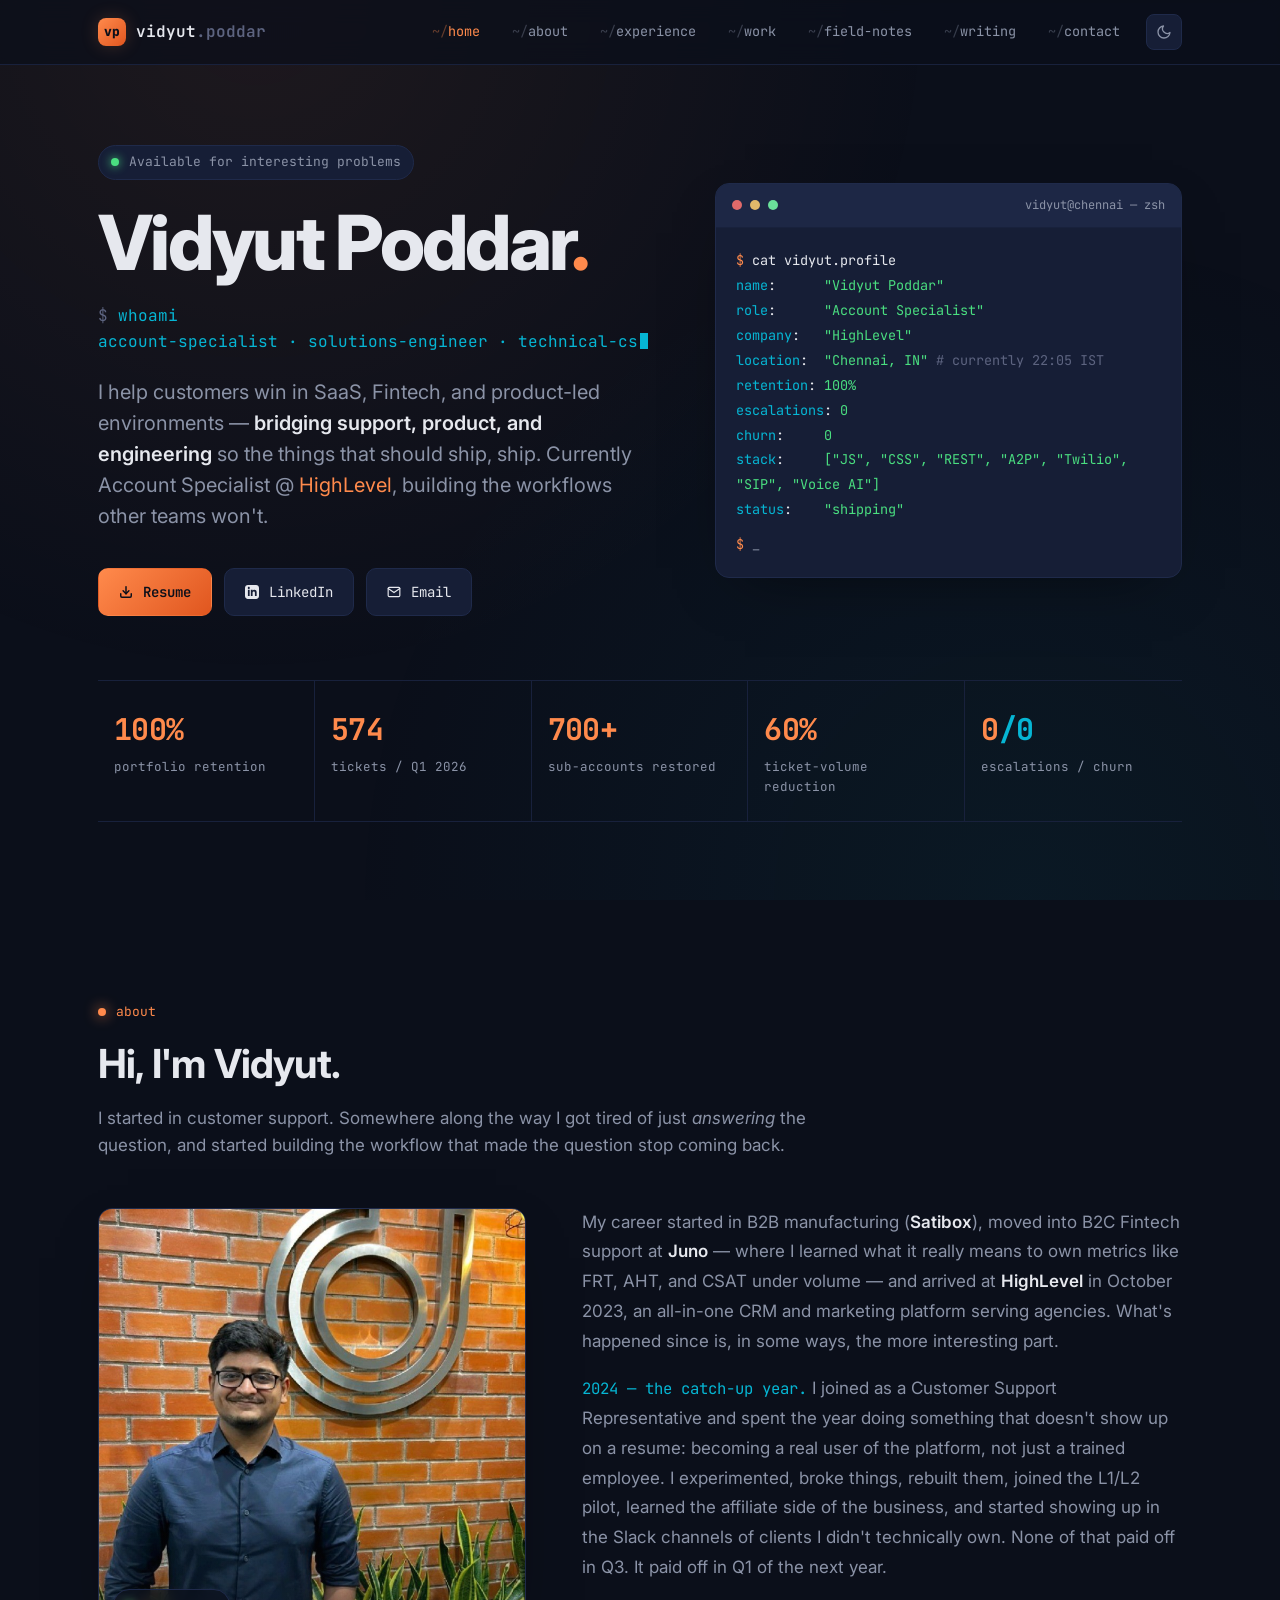
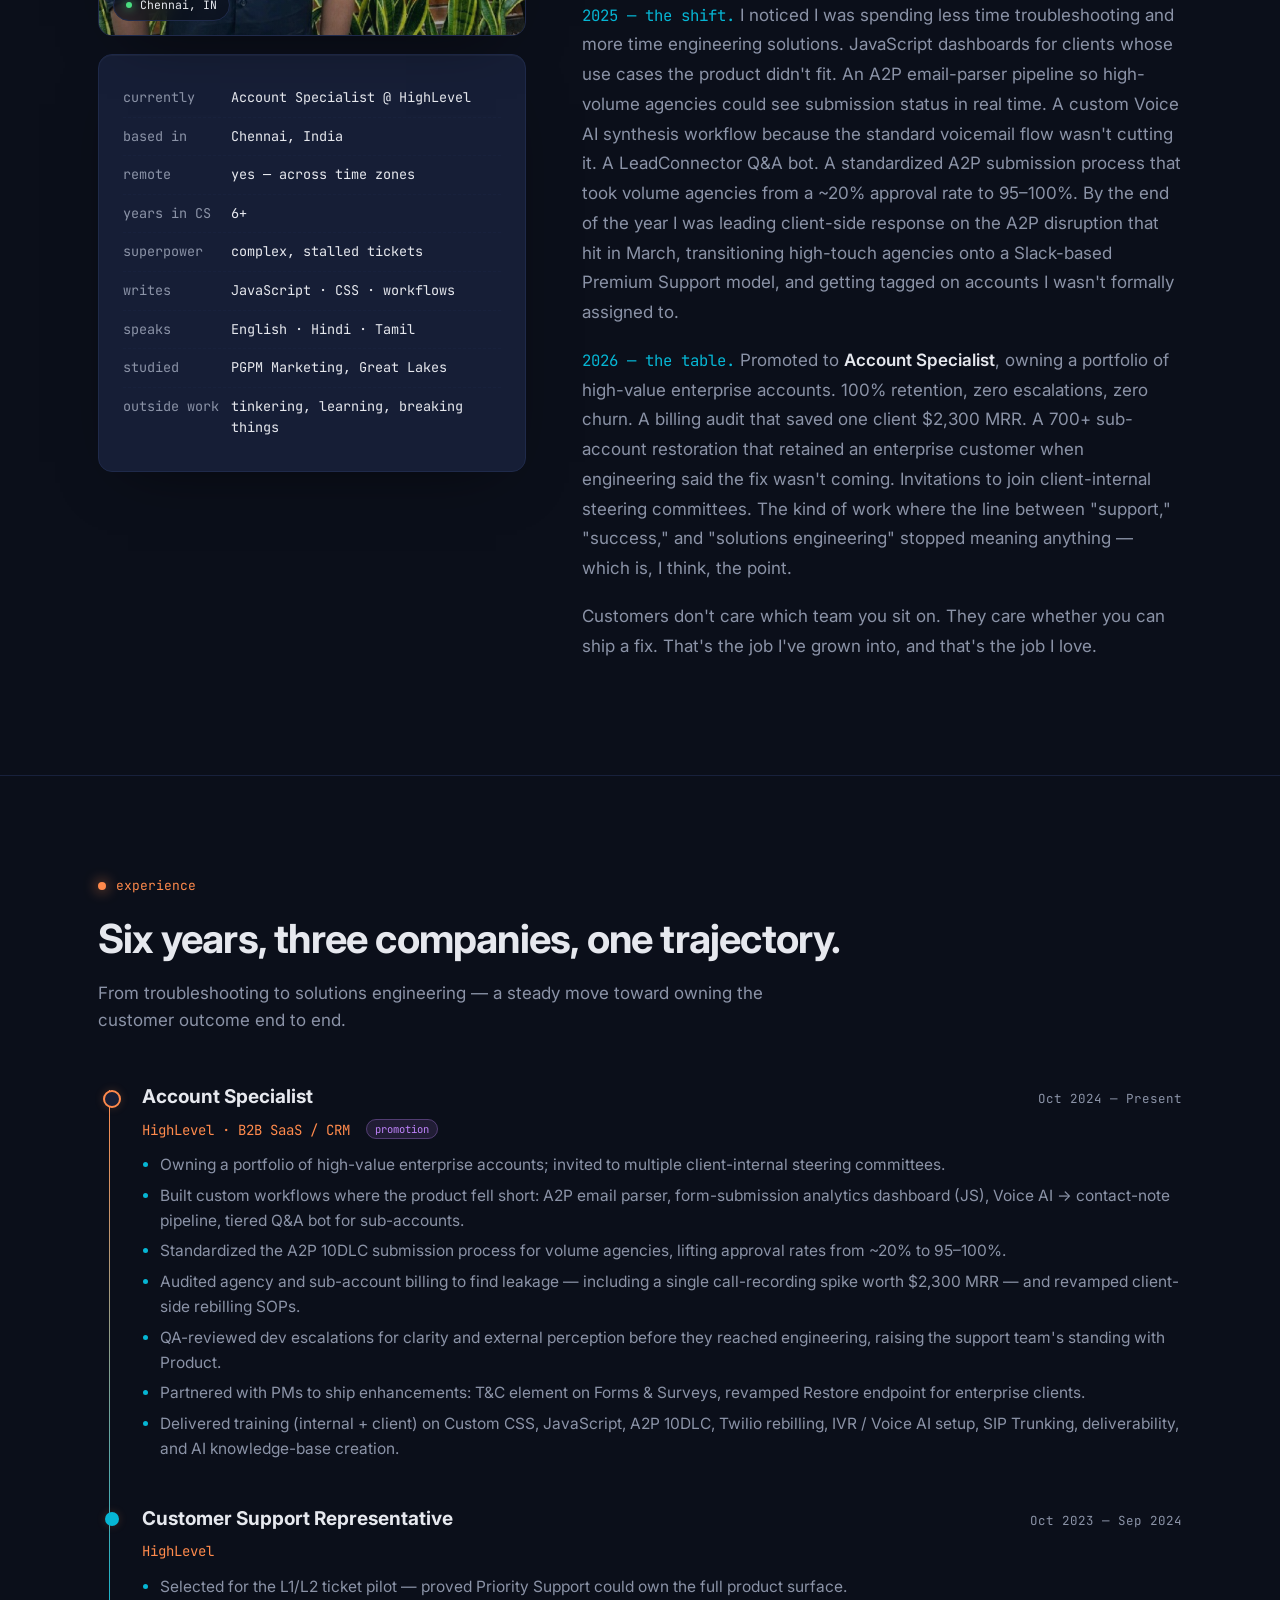
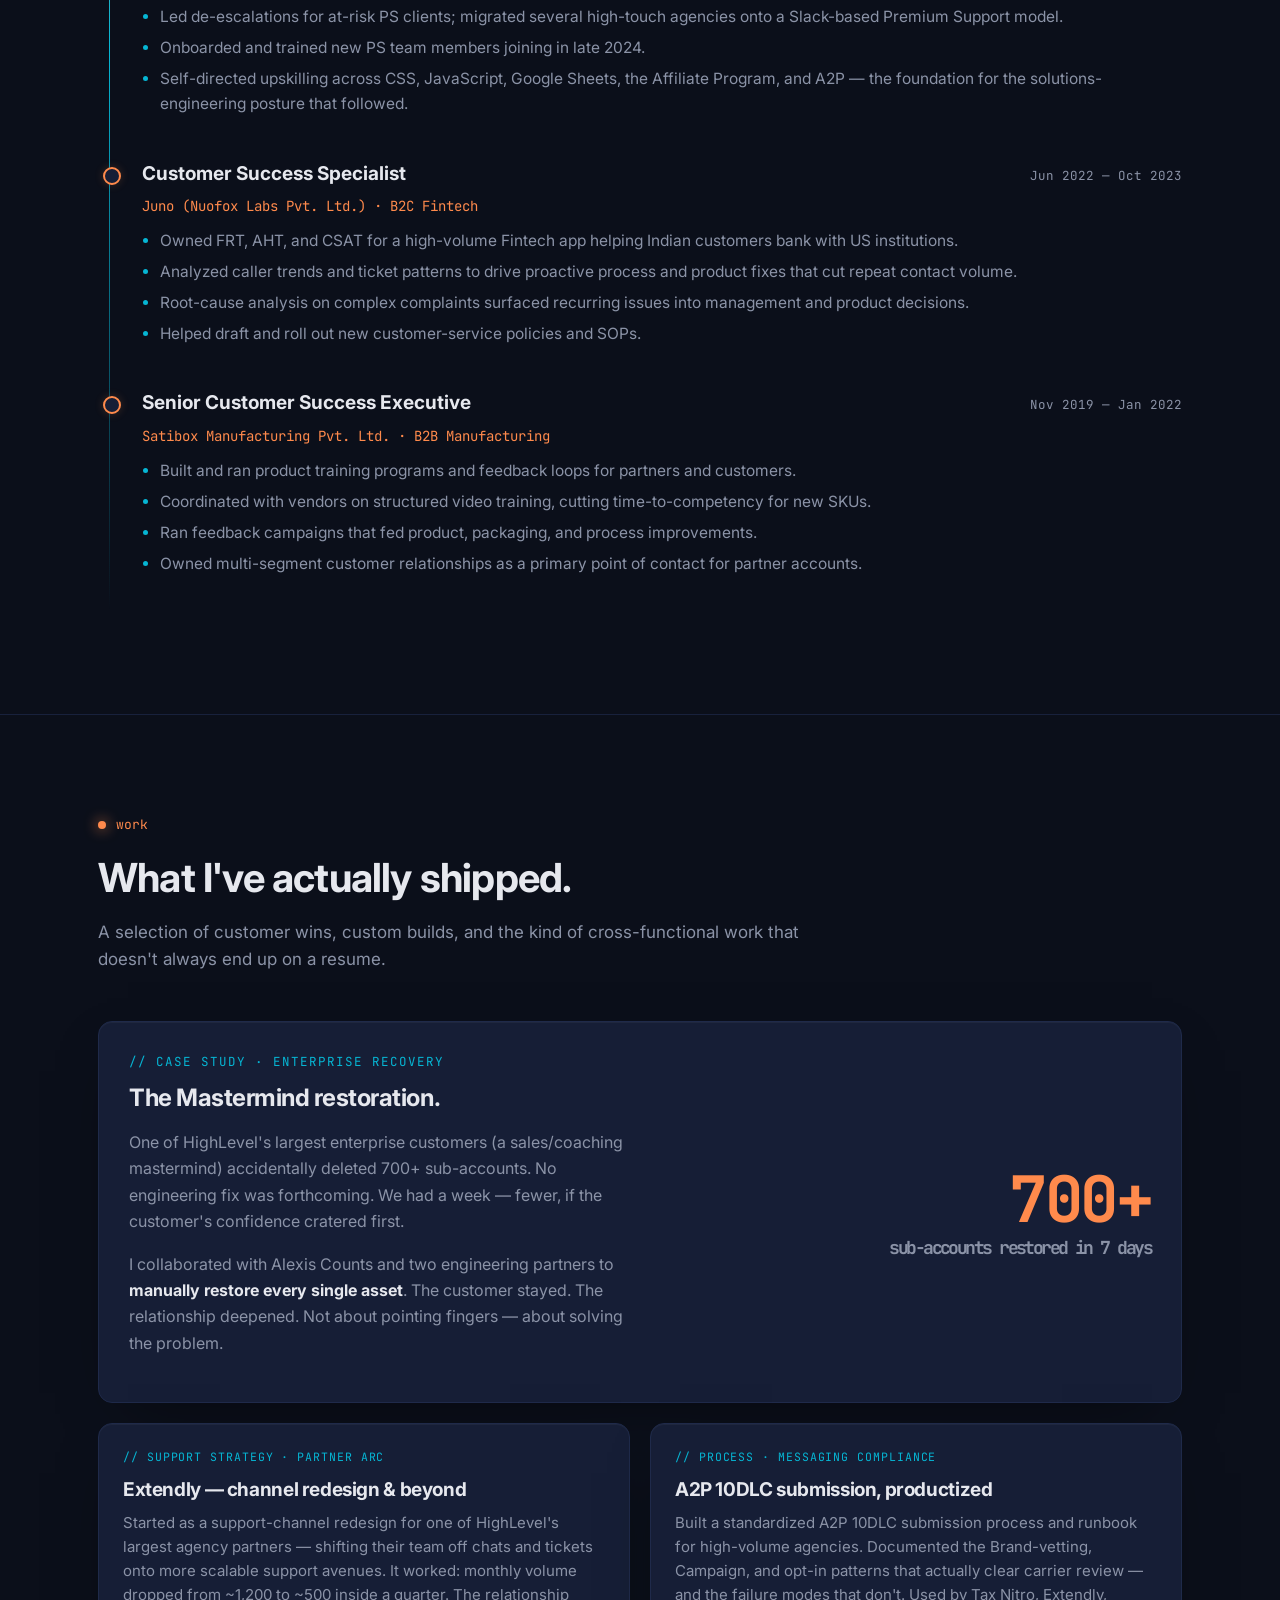
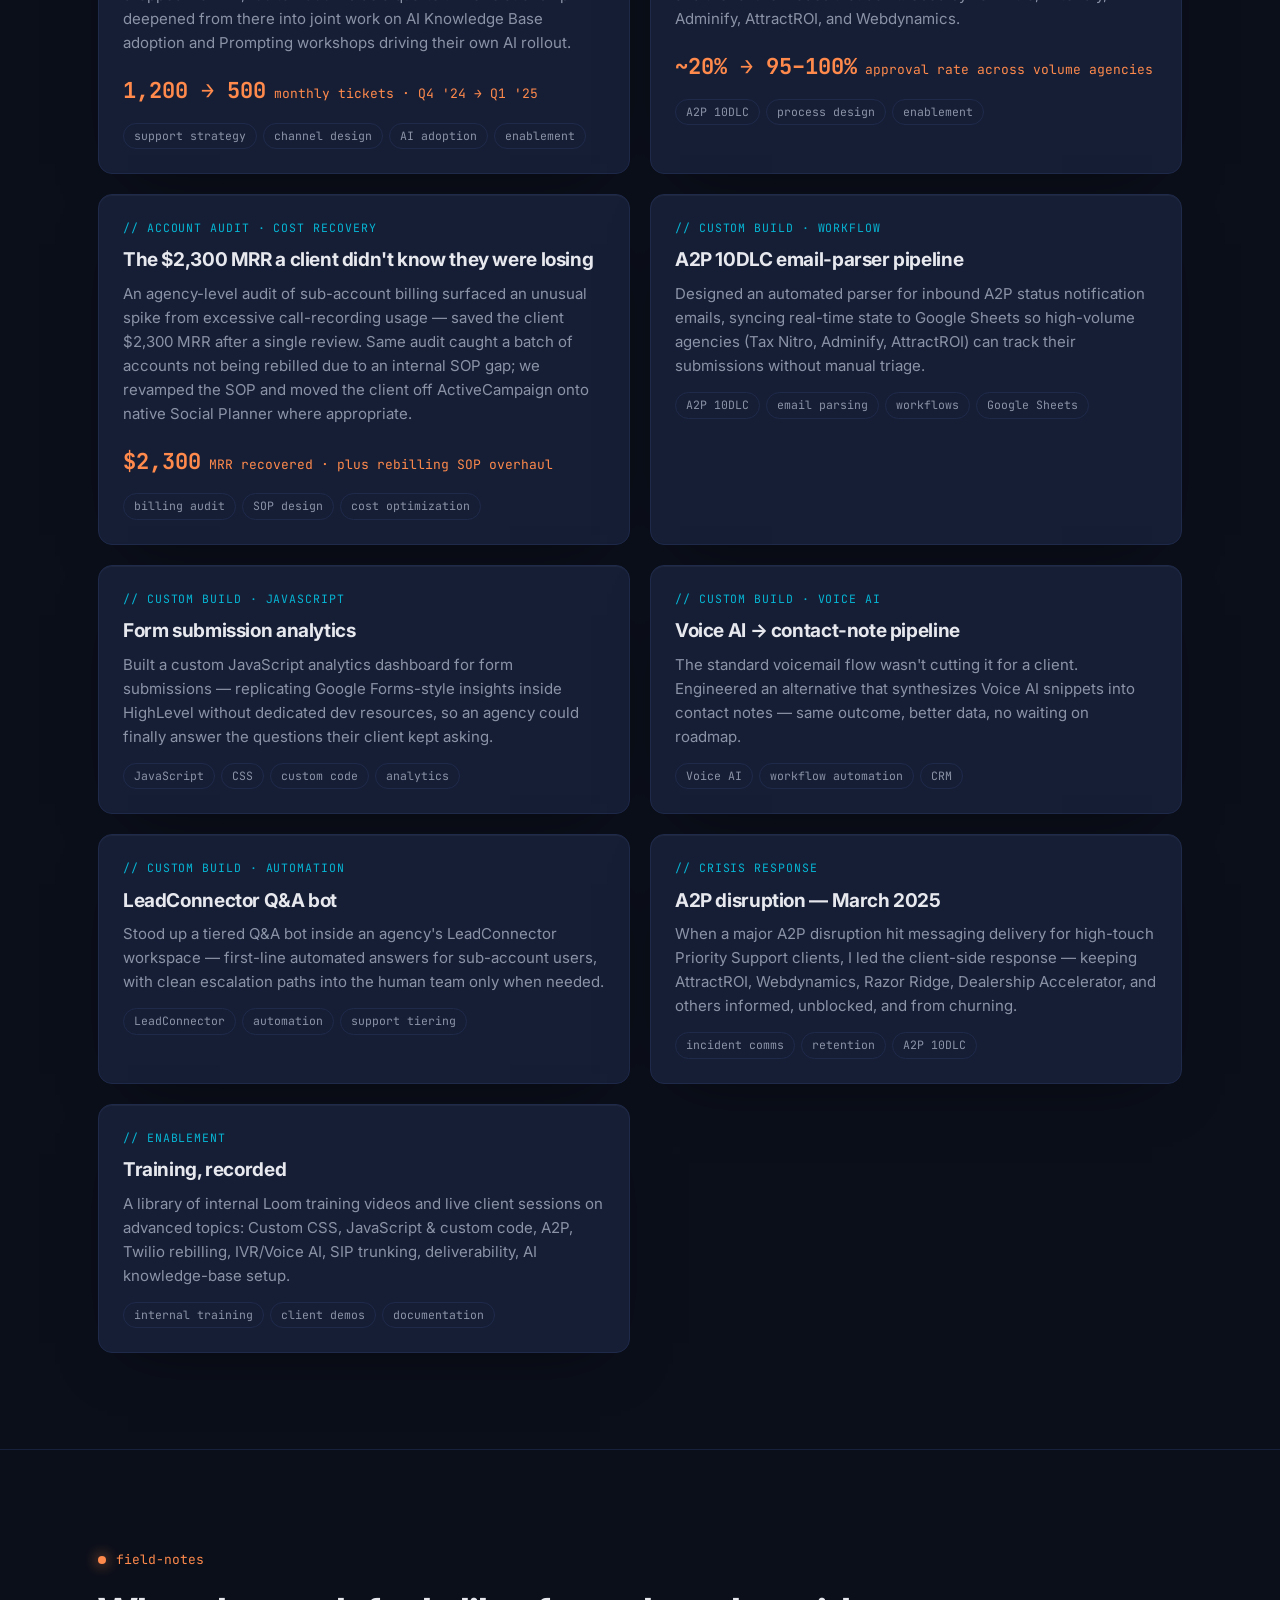
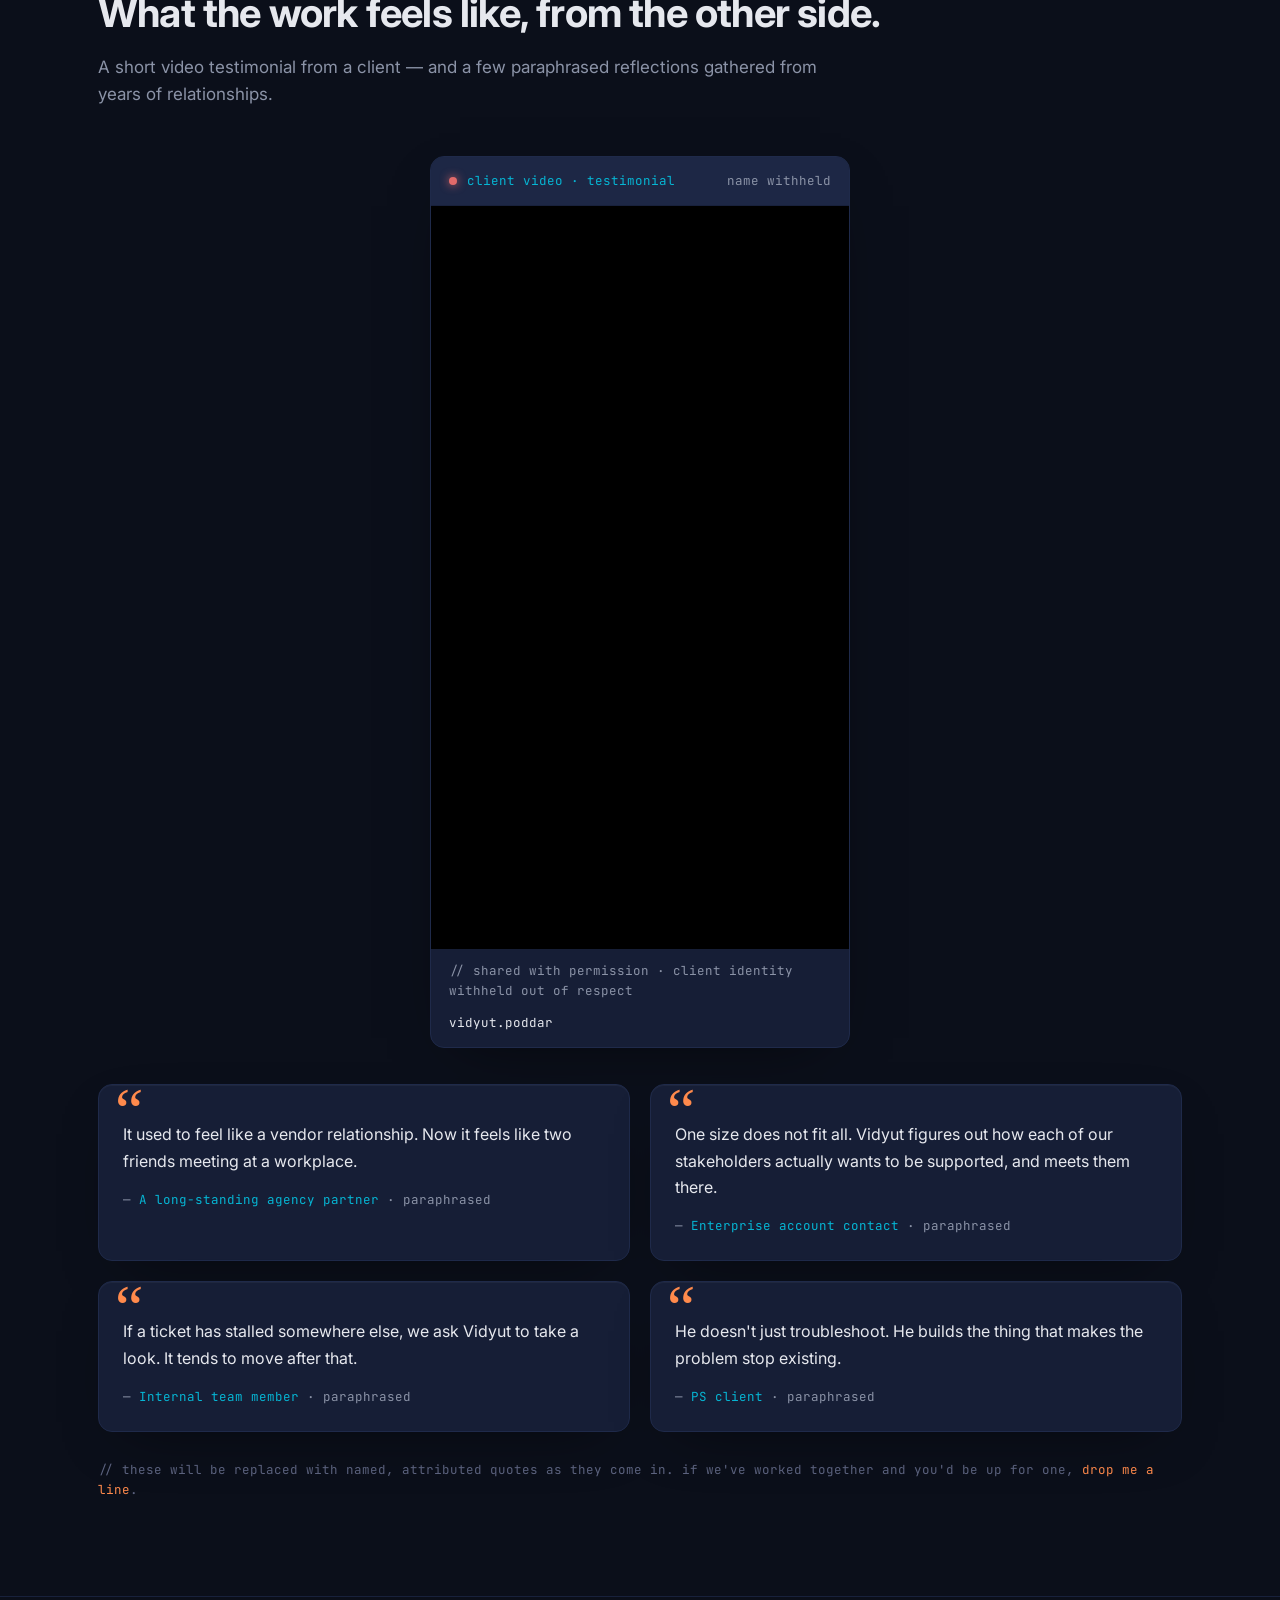
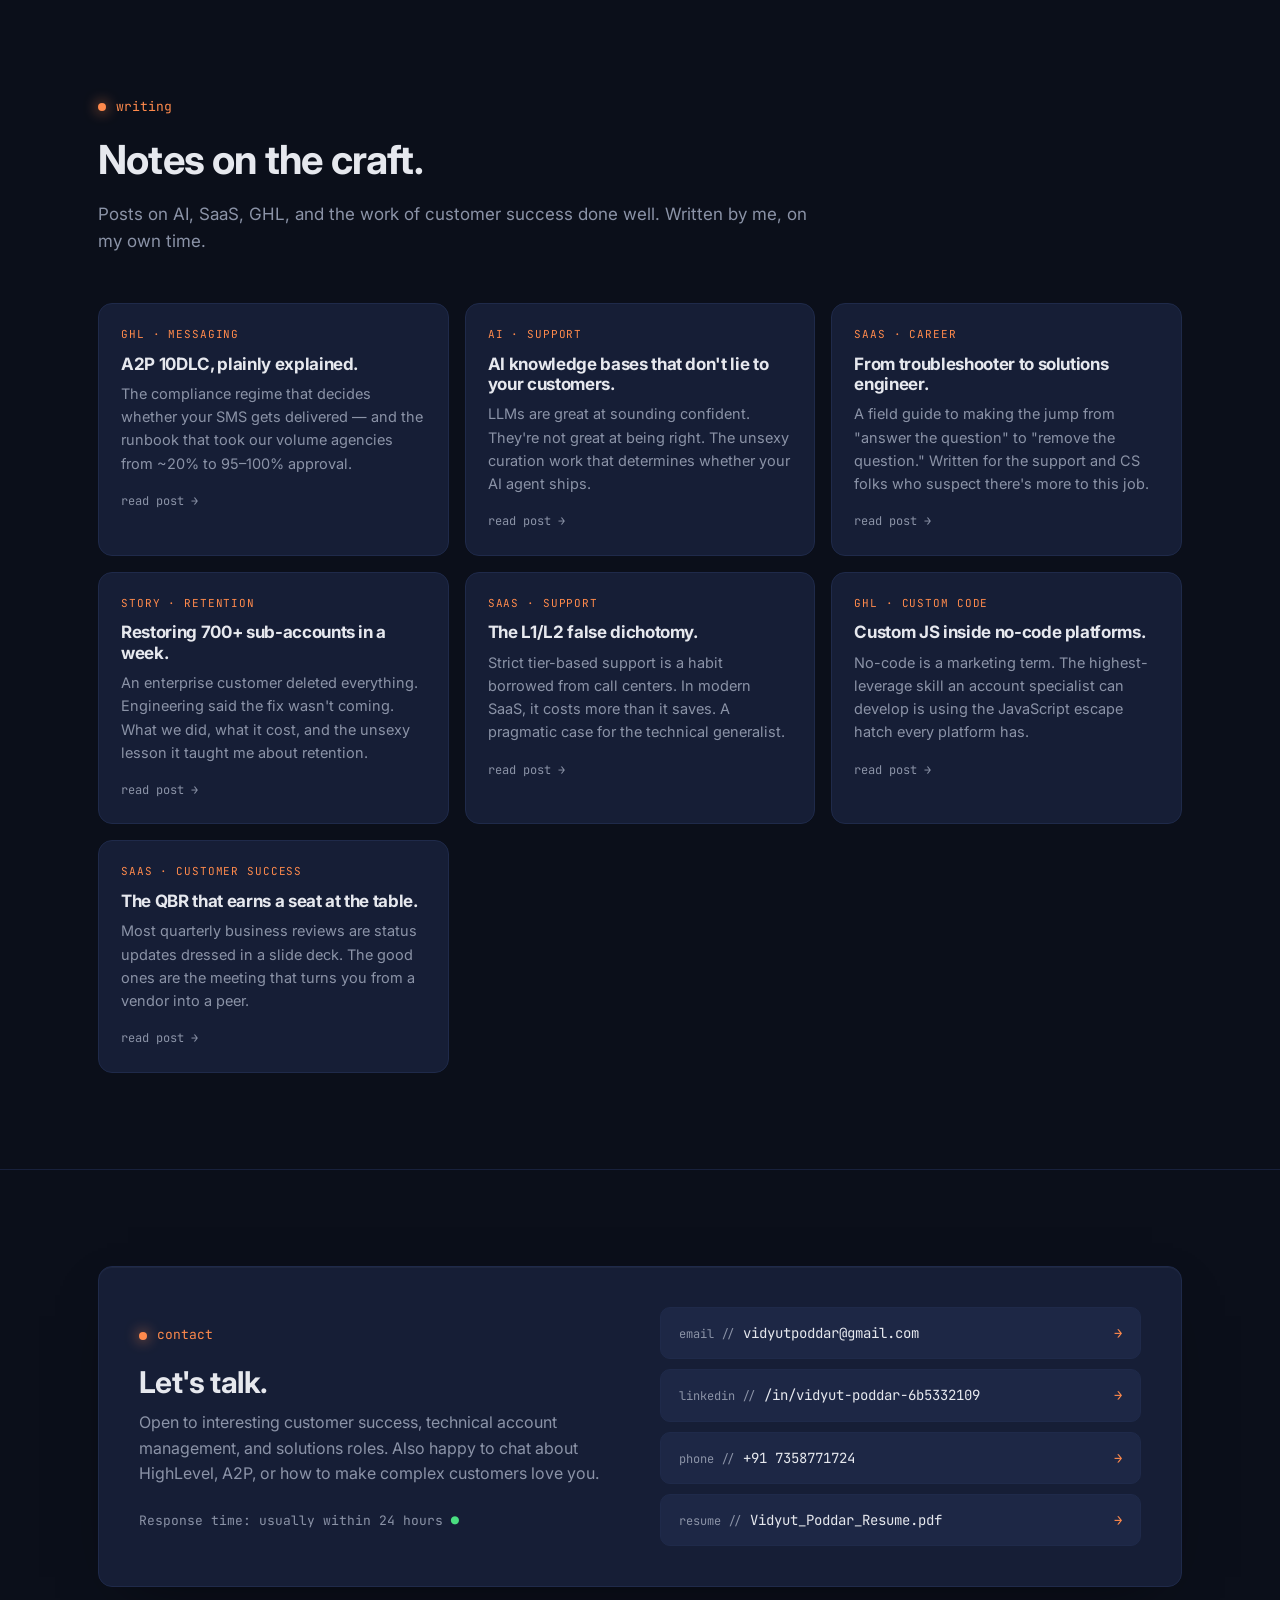
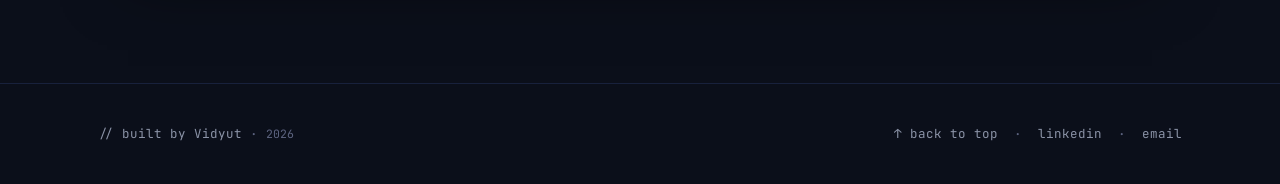
<file: index.html>
<!doctype html>
<html lang="en" data-theme="dark">
<head>
  <meta charset="utf-8" />
  <meta name="viewport" content="width=device-width,initial-scale=1" />
  <title>Vidyut Poddar — Account Specialist & Solutions Engineer</title>
  <meta name="description" content="Customer Success and Technical Account leader at HighLevel. I bridge support, product, and the customer — turning fragile accounts into long-term partners and stalled tickets into shipped solutions." />
  <meta property="og:title" content="Vidyut Poddar — Account Specialist & Solutions Engineer" />
  <meta property="og:description" content="Customer Success and Technical Account leader at HighLevel. 100% retention, 0 escalations, and a habit of building the workflow nobody else will." />
  <meta property="og:type" content="website" />
  <meta name="theme-color" content="#0B0F1A" />

  <link rel="preconnect" href="https://fonts.googleapis.com" />
  <link rel="preconnect" href="https://fonts.gstatic.com" crossorigin />
  <link href="https://fonts.googleapis.com/css2?family=JetBrains+Mono:wght@400;500;600;700&family=Inter:wght@300;400;500;600;700;800&display=swap" rel="stylesheet" />

  <link rel="icon" type="image/svg+xml" href="data:image/svg+xml;utf8,<svg xmlns='http://www.w3.org/2000/svg' viewBox='0 0 64 64'><rect width='64' height='64' rx='12' fill='%230B0F1A'/><text x='50%25' y='58%25' font-family='monospace' font-size='34' font-weight='700' text-anchor='middle' fill='%23FF8A4C'>vp</text></svg>" />

  <style>
    /* ============================================================
       Theme tokens
       ============================================================ */
    :root {
      --bg: #0B0F1A;
      --bg-soft: #11172A;
      --surface: #161E36;
      --surface-2: #1D2745;
      --border: #1F2A4A;
      --border-soft: #18213C;
      --text: #E6E8EE;
      --muted: #8B93A7;
      --dim: #5D6480;

      --amber: #FF8A4C;          /* primary accent */
      --amber-glow: #FF8A4C33;
      --cyan: #06B6D4;           /* secondary accent — technical */
      --green: #4ADE80;          /* "ok" status */
      --magenta: #C084FC;        /* highlights */
      --red: #F87171;

      --radius: 14px;
      --radius-sm: 8px;
      --shadow-lg: 0 30px 80px -30px rgba(0,0,0,0.5);
      --shadow-card: 0 1px 0 rgba(255,255,255,0.04) inset, 0 20px 60px -30px rgba(0,0,0,0.6);

      --max: 1140px;
      --gutter: 28px;
      --mono: "JetBrains Mono", ui-monospace, SFMono-Regular, Menlo, monospace;
      --sans: "Inter", -apple-system, BlinkMacSystemFont, "Segoe UI", sans-serif;
    }

    [data-theme="light"] {
      --bg: #FAFAF7;
      --bg-soft: #F2F0E9;
      --surface: #FFFFFF;
      --surface-2: #F5F3EC;
      --border: #E5E2D6;
      --border-soft: #ECEAE0;
      --text: #1A1E2E;
      --muted: #5D6480;
      --dim: #8B93A7;
      --shadow-card: 0 1px 0 rgba(0,0,0,0.02) inset, 0 18px 40px -30px rgba(31,42,74,0.25);
    }

    /* ============================================================
       Base
       ============================================================ */
    * { box-sizing: border-box; }
    html { scroll-behavior: smooth; }
    body {
      margin: 0;
      background: var(--bg);
      color: var(--text);
      font-family: var(--sans);
      font-size: 16px;
      line-height: 1.6;
      -webkit-font-smoothing: antialiased;
      overflow-x: hidden;
    }

    /* subtle CRT-style gradient backdrop */
    body::before {
      content: "";
      position: fixed;
      inset: 0;
      pointer-events: none;
      background:
        radial-gradient(circle at 20% 0%, rgba(255,138,76,0.08), transparent 50%),
        radial-gradient(circle at 80% 100%, rgba(6,182,212,0.06), transparent 50%);
      z-index: 0;
    }
    [data-theme="light"] body::before { display: none; }

    a {
      color: var(--amber);
      text-decoration: none;
      transition: color .15s ease;
    }
    a:hover { color: var(--cyan); }

    code, kbd, .mono { font-family: var(--mono); font-size: 0.92em; }

    h1, h2, h3, h4 {
      font-family: var(--sans);
      font-weight: 700;
      line-height: 1.2;
      letter-spacing: -0.02em;
      margin: 0;
    }

    .container {
      width: 100%;
      max-width: var(--max);
      margin: 0 auto;
      padding: 0 var(--gutter);
      position: relative;
      z-index: 1;
    }

    .section {
      padding: 96px 0;
    }
    .section + .section { border-top: 1px solid var(--border-soft); }

    .section-label {
      display: inline-flex;
      align-items: center;
      gap: 10px;
      font-family: var(--mono);
      font-size: 13px;
      color: var(--amber);
      margin-bottom: 18px;
      text-transform: lowercase;
    }
    .section-label::before {
      content: "";
      width: 8px;
      height: 8px;
      background: var(--amber);
      border-radius: 50%;
      box-shadow: 0 0 14px var(--amber);
    }

    .section-title {
      font-size: clamp(28px, 4vw, 40px);
      margin-bottom: 14px;
    }
    .section-lede {
      color: var(--muted);
      font-size: 17px;
      max-width: 720px;
      margin-bottom: 48px;
    }

    /* ============================================================
       Nav
       ============================================================ */
    nav {
      position: sticky;
      top: 0;
      z-index: 50;
      backdrop-filter: blur(12px) saturate(140%);
      -webkit-backdrop-filter: blur(12px) saturate(140%);
      background: color-mix(in srgb, var(--bg) 75%, transparent);
      border-bottom: 1px solid var(--border-soft);
    }
    .nav-inner {
      display: flex;
      align-items: center;
      justify-content: space-between;
      height: 64px;
    }
    .logo {
      display: inline-flex;
      align-items: center;
      gap: 10px;
      font-family: var(--mono);
      font-weight: 600;
      color: var(--text);
    }
    .logo-mark {
      width: 28px;
      height: 28px;
      border-radius: 8px;
      display: grid;
      place-items: center;
      background: linear-gradient(135deg, var(--amber), #E0561F);
      color: #0B0F1A;
      font-weight: 800;
      font-size: 13px;
      box-shadow: 0 0 18px var(--amber-glow);
      cursor: pointer;
      user-select: none;
    }
    .logo:hover { color: var(--amber); }

    .nav-links {
      display: flex;
      align-items: center;
      gap: 4px;
      font-family: var(--mono);
      font-size: 13.5px;
    }
    .nav-links a {
      color: var(--muted);
      padding: 8px 14px;
      border-radius: 8px;
      transition: all .15s ease;
    }
    .nav-links a:hover { color: var(--text); background: var(--surface); }
    .nav-links a.active { color: var(--amber); }
    .nav-links a::before { content: "~/"; opacity: .35; }

    .theme-toggle {
      width: 36px;
      height: 36px;
      display: grid;
      place-items: center;
      background: var(--surface);
      border: 1px solid var(--border);
      color: var(--muted);
      border-radius: 8px;
      cursor: pointer;
      margin-left: 8px;
      transition: all .15s ease;
    }
    .theme-toggle:hover { color: var(--amber); border-color: var(--amber); }

    .mobile-toggle { display: none; }

    @media (max-width: 760px) {
      .nav-links { display: none; }
      .nav-links.open {
        display: flex;
        flex-direction: column;
        align-items: stretch;
        position: absolute;
        top: 64px;
        left: 0;
        right: 0;
        background: var(--bg);
        border-bottom: 1px solid var(--border);
        padding: 12px;
        gap: 4px;
      }
      .mobile-toggle {
        display: grid;
        place-items: center;
        width: 36px;
        height: 36px;
        background: var(--surface);
        border: 1px solid var(--border);
        border-radius: 8px;
        color: var(--text);
        cursor: pointer;
      }
    }

    /* ============================================================
       Hero
       ============================================================ */
    #home {
      padding-top: 80px;
      padding-bottom: 80px;
      position: relative;
    }
    .hero-grid {
      display: grid;
      grid-template-columns: 1.2fr 1fr;
      gap: 56px;
      align-items: center;
    }
    @media (max-width: 900px) { .hero-grid { grid-template-columns: 1fr; gap: 40px; } }

    .hero-eyebrow {
      display: inline-flex;
      align-items: center;
      gap: 10px;
      font-family: var(--mono);
      font-size: 13px;
      color: var(--muted);
      margin-bottom: 24px;
      padding: 6px 12px;
      background: var(--surface);
      border: 1px solid var(--border);
      border-radius: 999px;
    }
    .pulse {
      width: 8px; height: 8px;
      background: var(--green); border-radius: 50%;
      box-shadow: 0 0 10px var(--green);
      animation: pulse 2.4s infinite ease-in-out;
    }
    @keyframes pulse {
      0%,100% { opacity: 1; }
      50% { opacity: .4; }
    }

    h1.hero-name {
      font-size: clamp(44px, 7vw, 76px);
      font-weight: 800;
      letter-spacing: -0.035em;
      line-height: 1.02;
      margin-bottom: 22px;
    }
    .hero-name .accent {
      background: linear-gradient(135deg, var(--amber), var(--magenta));
      -webkit-background-clip: text;
      background-clip: text;
      color: transparent;
    }

    .hero-role {
      font-family: var(--mono);
      color: var(--cyan);
      font-size: 16px;
      margin-bottom: 22px;
    }
    .hero-role .caret {
      display: inline-block;
      width: 8px;
      height: 16px;
      background: var(--cyan);
      vertical-align: -2px;
      margin-left: 2px;
      animation: blink 1.05s infinite step-start;
    }
    @keyframes blink {
      50% { background: transparent; }
    }

    .hero-pitch {
      font-size: 20px;
      color: var(--muted);
      margin-bottom: 36px;
      max-width: 560px;
      line-height: 1.55;
    }
    .hero-pitch strong { color: var(--text); font-weight: 600; }

    .hero-cta {
      display: flex;
      flex-wrap: wrap;
      gap: 12px;
    }
    .btn {
      display: inline-flex;
      align-items: center;
      gap: 10px;
      padding: 12px 20px;
      border-radius: 10px;
      font-family: var(--mono);
      font-size: 14px;
      cursor: pointer;
      border: 1px solid transparent;
      transition: transform .12s ease, background .15s ease, border .15s ease, color .15s ease;
    }
    .btn-primary {
      background: linear-gradient(135deg, var(--amber), #E0561F);
      color: #0B0F1A;
      font-weight: 600;
      box-shadow: 0 0 0 0 var(--amber-glow);
    }
    .btn-primary:hover { transform: translateY(-1px); box-shadow: 0 14px 30px -10px var(--amber-glow); color: #0B0F1A; }

    .btn-ghost {
      background: var(--surface);
      border-color: var(--border);
      color: var(--text);
    }
    .btn-ghost:hover { border-color: var(--cyan); color: var(--cyan); }

    /* Terminal card */
    .terminal {
      background: var(--surface);
      border: 1px solid var(--border);
      border-radius: var(--radius);
      box-shadow: var(--shadow-card);
      overflow: hidden;
      font-family: var(--mono);
      font-size: 13.5px;
      position: relative;
    }
    .term-header {
      display: flex;
      align-items: center;
      gap: 8px;
      padding: 12px 16px;
      background: var(--surface-2);
      border-bottom: 1px solid var(--border-soft);
    }
    .term-dot { width: 10px; height: 10px; border-radius: 50%; }
    .term-dot.r { background: #E16A6A; }
    .term-dot.y { background: #E1B86A; }
    .term-dot.g { background: #6AE19A; }
    .term-title {
      margin-left: auto;
      color: var(--muted);
      font-size: 12px;
    }
    .term-body {
      padding: 20px;
      min-height: 280px;
      color: var(--text);
      line-height: 1.85;
    }
    .term-body .prompt { color: var(--amber); }
    .term-body .flag { color: var(--cyan); }
    .term-body .value { color: var(--green); }
    .term-body .comment { color: var(--dim); }
    .term-body .mute { color: var(--muted); }

    /* ============================================================
       Stat strip
       ============================================================ */
    .stats {
      display: grid;
      grid-template-columns: repeat(5, 1fr);
      gap: 0;
      margin-top: 64px;
      border-top: 1px solid var(--border-soft);
      border-bottom: 1px solid var(--border-soft);
    }
    @media (max-width: 900px) { .stats { grid-template-columns: repeat(2, 1fr); } }
    .stat {
      padding: 24px 16px;
      border-right: 1px solid var(--border-soft);
      text-align: left;
    }
    .stat:last-child { border-right: none; }
    @media (max-width: 900px) {
      .stat { border-right: none; border-bottom: 1px solid var(--border-soft); }
      .stat:nth-child(odd) { border-right: 1px solid var(--border-soft); }
    }
    .stat-num {
      font-family: var(--mono);
      font-size: 30px;
      font-weight: 700;
      color: var(--amber);
      letter-spacing: -0.02em;
    }
    .stat-label {
      font-size: 12.5px;
      color: var(--muted);
      margin-top: 4px;
      font-family: var(--mono);
    }

    /* ============================================================
       About
       ============================================================ */
    .about-grid {
      display: grid;
      grid-template-columns: 1fr 1.4fr;
      gap: 56px;
      align-items: start;
    }
    @media (max-width: 900px) { .about-grid { grid-template-columns: 1fr; gap: 32px; } }

    .portrait {
      position: relative;
      width: 100%;
      aspect-ratio: 1 / 1;
      border-radius: var(--radius);
      overflow: hidden;
      margin-bottom: 18px;
      background: linear-gradient(135deg, var(--surface-2), var(--surface));
      border: 1px solid var(--border);
      box-shadow: var(--shadow-card);
    }
    .portrait img {
      width: 100%;
      height: 100%;
      object-fit: cover;
      display: block;
      filter: saturate(1.05);
    }
    .portrait::after {
      /* subtle accent glow */
      content: "";
      position: absolute;
      inset: 0;
      pointer-events: none;
      background: linear-gradient(180deg, transparent 60%, rgba(11,15,26,0.4));
    }
    .portrait .portrait-placeholder {
      position: absolute;
      inset: 0;
      display: grid;
      place-items: center;
      text-align: center;
      padding: 24px;
      color: var(--muted);
      font-family: var(--mono);
      font-size: 13px;
      line-height: 1.6;
    }
    .portrait .portrait-placeholder code {
      display: inline-block;
      padding: 3px 8px;
      background: var(--surface-2);
      border-radius: 6px;
      color: var(--amber);
      margin-top: 6px;
    }
    .portrait-badge {
      position: absolute;
      bottom: 14px;
      left: 14px;
      display: inline-flex;
      align-items: center;
      gap: 8px;
      padding: 6px 12px;
      font-family: var(--mono);
      font-size: 11.5px;
      color: var(--text);
      background: rgba(11,15,26,0.7);
      backdrop-filter: blur(8px);
      border: 1px solid var(--border);
      border-radius: 999px;
      z-index: 1;
    }
    .portrait-badge .pulse { width: 6px; height: 6px; }

    .about-card {
      background: var(--surface);
      border: 1px solid var(--border);
      border-radius: var(--radius);
      padding: 24px;
      box-shadow: var(--shadow-card);
      font-family: var(--mono);
      font-size: 13.5px;
    }
    .kv { display: flex; gap: 8px; padding: 8px 0; border-bottom: 1px dashed var(--border-soft); }
    .kv:last-child { border-bottom: none; }
    .kv .k { color: var(--muted); min-width: 100px; }
    .kv .v { color: var(--text); }

    .about-prose p {
      color: var(--muted);
      font-size: 17px;
      line-height: 1.75;
      margin: 0 0 18px;
    }
    .about-prose p strong { color: var(--text); font-weight: 600; }
    .about-prose p em { color: var(--cyan); font-style: normal; font-family: var(--mono); font-size: 0.92em; }

    /* ============================================================
       Experience timeline
       ============================================================ */
    .timeline {
      position: relative;
    }
    .timeline::before {
      content: "";
      position: absolute;
      top: 8px; bottom: 8px;
      left: 11px;
      width: 1px;
      background: linear-gradient(to bottom, var(--amber), var(--cyan), transparent);
    }

    .role {
      position: relative;
      padding: 0 0 36px 44px;
    }
    .role::before {
      content: "";
      position: absolute;
      left: 5px; top: 8px;
      width: 14px; height: 14px;
      border-radius: 50%;
      background: var(--surface);
      border: 2px solid var(--amber);
      box-shadow: 0 0 10px var(--amber-glow);
    }
    .role.sub::before {
      background: var(--cyan);
      border-color: var(--cyan);
      width: 10px; height: 10px;
      left: 7px;
    }

    .role-head {
      display: flex;
      justify-content: space-between;
      align-items: baseline;
      gap: 16px;
      flex-wrap: wrap;
      margin-bottom: 6px;
    }
    .role-title {
      font-size: 19px;
      font-weight: 700;
      color: var(--text);
    }
    .role-meta {
      font-family: var(--mono);
      font-size: 12.5px;
      color: var(--muted);
    }
    .role-company {
      font-family: var(--mono);
      font-size: 14px;
      color: var(--amber);
      margin-bottom: 12px;
    }
    .role-company .badge {
      font-size: 10.5px;
      padding: 2px 8px;
      margin-left: 8px;
      border-radius: 999px;
      background: rgba(192, 132, 252, 0.12);
      color: var(--magenta);
      border: 1px solid rgba(192, 132, 252, 0.3);
      vertical-align: 2px;
    }
    .role ul {
      padding-left: 18px;
      margin: 0;
      color: var(--muted);
      font-size: 15.5px;
    }
    .role ul li { margin: 6px 0; }
    .role ul li strong { color: var(--text); font-weight: 600; }
    .role ul li::marker { color: var(--cyan); }

    /* ============================================================
       Projects / Case studies
       ============================================================ */
    .projects {
      display: grid;
      grid-template-columns: repeat(2, 1fr);
      gap: 20px;
    }
    @media (max-width: 760px) { .projects { grid-template-columns: 1fr; } }

    .project {
      background: var(--surface);
      border: 1px solid var(--border);
      border-radius: var(--radius);
      padding: 24px;
      box-shadow: var(--shadow-card);
      transition: transform .18s ease, border-color .18s ease;
      position: relative;
      overflow: hidden;
    }
    .project:hover { transform: translateY(-3px); border-color: var(--amber); }
    .project::after {
      content: "";
      position: absolute;
      inset: -1px;
      border-radius: var(--radius);
      pointer-events: none;
      background: linear-gradient(180deg, transparent, var(--amber-glow));
      opacity: 0;
      transition: opacity .18s ease;
    }
    .project:hover::after { opacity: .25; }

    .project-tag {
      font-family: var(--mono);
      font-size: 11.5px;
      color: var(--cyan);
      text-transform: uppercase;
      letter-spacing: 0.08em;
      margin-bottom: 12px;
    }
    .project h3 {
      font-size: 19px;
      margin-bottom: 10px;
    }
    .project p {
      color: var(--muted);
      font-size: 15px;
      margin: 0 0 14px;
      line-height: 1.6;
    }
    .project .metric {
      display: inline-flex;
      gap: 8px;
      align-items: baseline;
      font-family: var(--mono);
      font-size: 13px;
      color: var(--amber);
      margin-top: 4px;
    }
    .project .metric .big {
      font-size: 22px;
      font-weight: 700;
    }

    .project-stack {
      margin-top: 14px;
      display: flex;
      flex-wrap: wrap;
      gap: 6px;
    }
    .chip {
      font-family: var(--mono);
      font-size: 11.5px;
      color: var(--muted);
      padding: 3px 10px;
      border: 1px solid var(--border);
      border-radius: 999px;
    }

    .case-study {
      grid-column: 1 / -1;
      background: var(--surface);
      border: 1px solid var(--border);
      border-radius: var(--radius);
      padding: 30px;
      box-shadow: var(--shadow-card);
      display: grid;
      grid-template-columns: 1fr 1fr;
      gap: 30px;
      align-items: center;
    }
    @media (max-width: 760px) { .case-study { grid-template-columns: 1fr; } }
    .case-study .meta { font-family: var(--mono); color: var(--cyan); font-size: 12.5px; margin-bottom: 12px; text-transform: uppercase; letter-spacing: 0.08em;}
    .case-study h3 { font-size: 24px; margin-bottom: 14px; }
    .case-study p { color: var(--muted); font-size: 16px; line-height: 1.65; }
    .case-bigstat {
      font-family: var(--mono);
      font-size: 64px;
      font-weight: 700;
      letter-spacing: -0.04em;
      color: var(--amber);
      line-height: 1;
    }
    .case-bigstat .small { font-size: 18px; color: var(--muted); display: block; margin-top: 8px; }

    /* ============================================================
       Testimonials
       ============================================================ */
    .testimonials {
      display: grid;
      grid-template-columns: repeat(2, 1fr);
      gap: 20px;
    }
    @media (max-width: 760px) { .testimonials { grid-template-columns: 1fr; } }
    .quote {
      background: var(--surface);
      border: 1px solid var(--border);
      border-radius: var(--radius);
      padding: 24px;
      position: relative;
      box-shadow: var(--shadow-card);
    }
    .quote::before {
      content: "“";
      position: absolute;
      top: -6px; left: 16px;
      font-family: Georgia, serif;
      font-size: 64px;
      color: var(--amber);
      line-height: 1;
    }
    .quote p {
      color: var(--text);
      font-size: 16px;
      line-height: 1.65;
      margin: 0 0 16px;
      padding-top: 12px;
    }
    .quote .src {
      font-family: var(--mono);
      font-size: 12.5px;
      color: var(--muted);
    }
    .quote .src .who { color: var(--cyan); }

    .testimonial-note {
      grid-column: 1 / -1;
      font-family: var(--mono);
      font-size: 12.5px;
      color: var(--dim);
      margin-top: 8px;
    }

    /* Video testimonial — portrait, phone-shot */
    .video-testimonial {
      max-width: 420px;
      margin: 0 auto 36px;
      background: var(--surface);
      border: 1px solid var(--border);
      border-radius: var(--radius);
      overflow: hidden;
      box-shadow: var(--shadow-card);
      position: relative;
    }
    .video-testimonial-head {
      display: flex;
      align-items: center;
      justify-content: space-between;
      gap: 12px;
      padding: 14px 18px;
      background: var(--surface-2);
      border-bottom: 1px solid var(--border-soft);
      font-family: var(--mono);
      font-size: 12.5px;
      color: var(--muted);
    }
    .video-testimonial-head .left { display: inline-flex; gap: 10px; align-items: center; color: var(--cyan); }
    .video-testimonial-head .rec { width: 8px; height: 8px; border-radius: 50%; background: #E16A6A; box-shadow: 0 0 10px #E16A6A; animation: pulse 2.4s infinite ease-in-out; }
    .video-frame {
      position: relative;
      width: 100%;
      aspect-ratio: 9 / 16;
      background: #000;
    }
    .video-frame iframe {
      position: absolute; inset: 0;
      width: 100%; height: 100%;
      border: 0;
    }
    .video-testimonial-foot {
      padding: 12px 18px 14px;
      font-family: var(--mono);
      font-size: 12.5px;
      color: var(--muted);
      display: flex;
      justify-content: space-between;
      gap: 12px;
      flex-wrap: wrap;
    }
    .video-testimonial-foot .name { color: var(--text); }

    /* ============================================================
       Notes / Blog placeholder
       ============================================================ */
    .notes-grid {
      display: grid;
      grid-template-columns: repeat(3, 1fr);
      gap: 16px;
    }
    @media (max-width: 760px) { .notes-grid { grid-template-columns: 1fr; } }
    .note {
      display: block;
      background: var(--surface);
      border: 1px solid var(--border);
      border-radius: var(--radius);
      padding: 22px;
      transition: transform .15s ease, border-color .15s ease;
      color: inherit;
      position: relative;
    }
    .note:hover { border-color: var(--amber); transform: translateY(-2px); color: inherit; }
    .note h4 { font-size: 17px; margin-bottom: 8px; color: var(--text); }
    .note:hover h4 { color: var(--amber); }
    .note p { color: var(--muted); font-size: 14.5px; margin: 0 0 12px; }
    .note .status { font-family: var(--mono); font-size: 11px; color: var(--amber); text-transform: uppercase; letter-spacing: 0.08em; margin-bottom: 10px; }
    .note .read-on { font-family: var(--mono); font-size: 12px; color: var(--muted); display: inline-flex; align-items: center; gap: 6px; }
    .note:hover .read-on { color: var(--amber); }

    /* ============================================================
       Contact
       ============================================================ */
    .contact-card {
      background: var(--surface);
      border: 1px solid var(--border);
      border-radius: var(--radius);
      padding: 40px;
      box-shadow: var(--shadow-card);
      display: grid;
      grid-template-columns: 1fr 1fr;
      gap: 40px;
      align-items: center;
    }
    @media (max-width: 760px) { .contact-card { grid-template-columns: 1fr; } }
    .contact-card h2 { font-size: 30px; margin-bottom: 10px; }
    .contact-card p { color: var(--muted); margin: 0 0 24px; font-size: 16px; }
    .contact-links { display: flex; flex-direction: column; gap: 10px; }
    .contact-link {
      display: flex;
      align-items: center;
      justify-content: space-between;
      gap: 12px;
      padding: 14px 18px;
      background: var(--surface-2);
      border: 1px solid var(--border);
      border-radius: 10px;
      font-family: var(--mono);
      font-size: 14px;
      color: var(--text);
      transition: all .15s ease;
    }
    .contact-link:hover { border-color: var(--amber); color: var(--amber); }
    .contact-link .label { color: var(--muted); font-size: 12px; }

    /* ============================================================
       Footer
       ============================================================ */
    footer {
      padding: 40px 0;
      border-top: 1px solid var(--border-soft);
      color: var(--dim);
      font-family: var(--mono);
      font-size: 12.5px;
    }
    .footer-inner {
      display: flex;
      justify-content: space-between;
      align-items: center;
      gap: 16px;
      flex-wrap: wrap;
    }
    .footer-inner a { color: var(--muted); }
    .footer-inner a:hover { color: var(--amber); }

    /* Reveal animation */
    .reveal {
      opacity: 0;
      transform: translateY(20px);
      transition: opacity .6s ease, transform .6s ease;
    }
    .reveal.is-visible {
      opacity: 1;
      transform: translateY(0);
    }

    /* Selection */
    ::selection { background: var(--amber); color: #0B0F1A; }
  </style>
</head>
<body>

  <!-- ============================================================
       NAV
       ============================================================ -->
  <nav>
    <div class="container nav-inner">
      <a href="#home" class="logo">
        <span class="logo-mark" id="logoMark" title="psst — try clicking me a few times">vp</span>
        <span>vidyut<span style="color:var(--dim)">.poddar</span></span>
      </a>
      <div class="nav-links" id="navLinks">
        <a href="#home">home</a>
        <a href="#about">about</a>
        <a href="#experience">experience</a>
        <a href="#work">work</a>
        <a href="#testimonials">field-notes</a>
        <a href="#notes">writing</a>
        <a href="#contact">contact</a>
        <button class="theme-toggle" id="themeToggle" aria-label="Toggle theme" title="Toggle theme">
          <svg id="iconMoon" xmlns="http://www.w3.org/2000/svg" width="16" height="16" viewBox="0 0 24 24" fill="none" stroke="currentColor" stroke-width="2" stroke-linecap="round" stroke-linejoin="round"><path d="M21 12.79A9 9 0 1 1 11.21 3 7 7 0 0 0 21 12.79z"/></svg>
        </button>
      </div>
      <button class="mobile-toggle" id="mobileToggle" aria-label="Toggle menu">
        <svg xmlns="http://www.w3.org/2000/svg" width="18" height="18" viewBox="0 0 24 24" fill="none" stroke="currentColor" stroke-width="2" stroke-linecap="round" stroke-linejoin="round"><line x1="3" y1="6" x2="21" y2="6"/><line x1="3" y1="12" x2="21" y2="12"/><line x1="3" y1="18" x2="21" y2="18"/></svg>
      </button>
    </div>
  </nav>

  <!-- ============================================================
       HERO
       ============================================================ -->
  <section id="home">
    <div class="container">
      <div class="hero-grid">
        <div>
          <div class="hero-eyebrow">
            <span class="pulse"></span>
            <span>Available for interesting problems</span>
          </div>
          <h1 class="hero-name">Vidyut Poddar<span style="color:var(--amber)">.</span></h1>
          <div class="hero-role">
            <span style="color:var(--dim)">$</span> whoami<br>
            <span id="typed"></span><span class="caret"></span>
          </div>
          <p class="hero-pitch">
            I help customers win in SaaS, Fintech, and product-led environments — <strong>bridging support, product, and engineering</strong> so the things that should ship, ship. Currently Account Specialist @ <a href="https://www.gohighlevel.com" target="_blank" rel="noopener">HighLevel</a>, building the workflows other teams won't.
          </p>
          <div class="hero-cta">
            <a class="btn btn-primary" href="Vidyut_Poddar_Resume.pdf" target="_blank" rel="noopener">
              <svg xmlns="http://www.w3.org/2000/svg" width="14" height="14" viewBox="0 0 24 24" fill="none" stroke="currentColor" stroke-width="2.5" stroke-linecap="round" stroke-linejoin="round"><path d="M21 15v4a2 2 0 0 1-2 2H5a2 2 0 0 1-2-2v-4"/><polyline points="7 10 12 15 17 10"/><line x1="12" y1="15" x2="12" y2="3"/></svg>
              Resume
            </a>
            <a class="btn btn-ghost" href="https://www.linkedin.com/in/vidyut-poddar-6b5332109/" target="_blank" rel="noopener">
              <svg xmlns="http://www.w3.org/2000/svg" width="14" height="14" viewBox="0 0 24 24" fill="currentColor"><path d="M19 0h-14c-2.761 0-5 2.239-5 5v14c0 2.761 2.239 5 5 5h14c2.762 0 5-2.239 5-5v-14c0-2.761-2.238-5-5-5zm-11 19h-3v-11h3v11zm-1.5-12.268c-.966 0-1.75-.79-1.75-1.764s.784-1.764 1.75-1.764 1.75.79 1.75 1.764-.783 1.764-1.75 1.764zm13.5 12.268h-3v-5.604c0-3.368-4-3.113-4 0v5.604h-3v-11h3v1.765c1.396-2.586 7-2.777 7 2.476v6.759z"/></svg>
              LinkedIn
            </a>
            <a class="btn btn-ghost" href="mailto:vidyutpoddar@gmail.com">
              <svg xmlns="http://www.w3.org/2000/svg" width="14" height="14" viewBox="0 0 24 24" fill="none" stroke="currentColor" stroke-width="2" stroke-linecap="round" stroke-linejoin="round"><path d="M4 4h16c1.1 0 2 .9 2 2v12c0 1.1-.9 2-2 2H4c-1.1 0-2-.9-2-2V6c0-1.1.9-2 2-2z"/><polyline points="22,6 12,13 2,6"/></svg>
              Email
            </a>
          </div>
        </div>

        <div class="terminal" aria-hidden="true">
          <div class="term-header">
            <span class="term-dot r"></span>
            <span class="term-dot y"></span>
            <span class="term-dot g"></span>
            <span class="term-title">vidyut@chennai — zsh</span>
          </div>
          <div class="term-body">
            <div><span class="prompt">$</span> cat vidyut.profile</div>
            <div><span class="flag">name</span>:&nbsp;&nbsp;&nbsp;&nbsp;&nbsp;&nbsp;<span class="value">"Vidyut Poddar"</span></div>
            <div><span class="flag">role</span>:&nbsp;&nbsp;&nbsp;&nbsp;&nbsp;&nbsp;<span class="value">"Account Specialist"</span></div>
            <div><span class="flag">company</span>:&nbsp;&nbsp;&nbsp;<span class="value">"HighLevel"</span></div>
            <div><span class="flag">location</span>:&nbsp;&nbsp;<span class="value">"Chennai, IN"</span> <span class="comment"># <span id="localtime"></span></span></div>
            <div><span class="flag">retention</span>:&nbsp;<span class="value">100%</span></div>
            <div><span class="flag">escalations</span>: <span class="value">0</span></div>
            <div><span class="flag">churn</span>:&nbsp;&nbsp;&nbsp;&nbsp;&nbsp;<span class="value">0</span></div>
            <div><span class="flag">stack</span>:&nbsp;&nbsp;&nbsp;&nbsp;&nbsp;<span class="value">["JS", "CSS", "REST", "A2P", "Twilio", "SIP", "Voice AI"]</span></div>
            <div><span class="flag">status</span>:&nbsp;&nbsp;&nbsp;&nbsp;<span class="value">"shipping"</span></div>
            <div style="margin-top:10px"><span class="prompt">$</span> <span class="mute">_</span></div>
          </div>
        </div>
      </div>

      <!-- Stat strip -->
      <div class="stats reveal">
        <div class="stat">
          <div class="stat-num" data-count="100" data-suffix="%">0</div>
          <div class="stat-label">portfolio retention</div>
        </div>
        <div class="stat">
          <div class="stat-num" data-count="574">0</div>
          <div class="stat-label">tickets / Q1 2026</div>
        </div>
        <div class="stat">
          <div class="stat-num" data-count="700" data-suffix="+">0</div>
          <div class="stat-label">sub-accounts restored</div>
        </div>
        <div class="stat">
          <div class="stat-num" data-count="60" data-suffix="%">0</div>
          <div class="stat-label">ticket-volume reduction</div>
        </div>
        <div class="stat">
          <div class="stat-num">0<span style="color:var(--cyan)">/0</span></div>
          <div class="stat-label">escalations / churn</div>
        </div>
      </div>
    </div>
  </section>

  <!-- ============================================================
       ABOUT
       ============================================================ -->
  <section id="about" class="section">
    <div class="container">
      <div class="section-label">about</div>
      <h2 class="section-title">Hi, I'm Vidyut.</h2>
      <p class="section-lede">
        I started in customer support. Somewhere along the way I got tired of just <em>answering</em> the question, and started building the workflow that made the question stop coming back.
      </p>

      <div class="about-grid">
        <div>
          <div class="portrait">
            <span class="portrait-badge"><span class="pulse"></span>Chennai, IN</span>
            <img src="vidyut.jpg" alt="Vidyut Poddar"
                 onerror="this.style.display='none'; this.nextElementSibling.style.display='grid';" />
            <div class="portrait-placeholder" style="display:none">
              drop your photo into this folder as<br>
              <code>vidyut.jpg</code><br>
              <span style="color:var(--dim); margin-top:8px; display:block">(or update the &lt;img src&gt; in index.html)</span>
            </div>
          </div>
          <div class="about-card">
          <div class="kv"><span class="k">currently</span><span class="v">Account Specialist @ HighLevel</span></div>
          <div class="kv"><span class="k">based in</span><span class="v">Chennai, India</span></div>
          <div class="kv"><span class="k">remote</span><span class="v">yes — across time zones</span></div>
          <div class="kv"><span class="k">years in CS</span><span class="v">6+</span></div>
          <div class="kv"><span class="k">superpower</span><span class="v">complex, stalled tickets</span></div>
          <div class="kv"><span class="k">writes</span><span class="v">JavaScript · CSS · workflows</span></div>
          <div class="kv"><span class="k">speaks</span><span class="v">English · Hindi · Tamil</span></div>
          <div class="kv"><span class="k">studied</span><span class="v">PGPM Marketing, Great Lakes</span></div>
          <div class="kv"><span class="k">outside work</span><span class="v">tinkering, learning, breaking things</span></div>
          </div>
        </div>

        <div class="about-prose">
          <p>
            My career started in B2B manufacturing (<strong>Satibox</strong>), moved into B2C Fintech support at <strong>Juno</strong> — where I learned what it really means to own metrics like FRT, AHT, and CSAT under volume — and arrived at <strong>HighLevel</strong> in October 2023, an all-in-one CRM and marketing platform serving agencies. What's happened since is, in some ways, the more interesting part.
          </p>
          <p>
            <em>2024 — the catch-up year.</em>  I joined as a Customer Support Representative and spent the year doing something that doesn't show up on a resume: becoming a real user of the platform, not just a trained employee. I experimented, broke things, rebuilt them, joined the L1/L2 pilot, learned the affiliate side of the business, and started showing up in the Slack channels of clients I didn't technically own. None of that paid off in Q3. It paid off in Q1 of the next year.
          </p>
          <p>
            <em>2025 — the shift.</em>  I noticed I was spending less time troubleshooting and more time engineering solutions. JavaScript dashboards for clients whose use cases the product didn't fit. An A2P email-parser pipeline so high-volume agencies could see submission status in real time. A custom Voice AI synthesis workflow because the standard voicemail flow wasn't cutting it. A LeadConnector Q&A bot. A standardized A2P submission process that took volume agencies from a ~20% approval rate to 95–100%. By the end of the year I was leading client-side response on the A2P disruption that hit in March, transitioning high-touch agencies onto a Slack-based Premium Support model, and getting tagged on accounts I wasn't formally assigned to.
          </p>
          <p>
            <em>2026 — the table.</em>  Promoted to <strong>Account Specialist</strong>, owning a portfolio of high-value enterprise accounts. 100% retention, zero escalations, zero churn. A billing audit that saved one client $2,300 MRR. A 700+ sub-account restoration that retained an enterprise customer when engineering said the fix wasn't coming. Invitations to join client-internal steering committees. The kind of work where the line between "support," "success," and "solutions engineering" stopped meaning anything — which is, I think, the point.
          </p>
          <p>
            Customers don't care which team you sit on. They care whether you can ship a fix. That's the job I've grown into, and that's the job I love.
          </p>
        </div>
      </div>
    </div>
  </section>

  <!-- ============================================================
       EXPERIENCE
       ============================================================ -->
  <section id="experience" class="section">
    <div class="container">
      <div class="section-label">experience</div>
      <h2 class="section-title">Six years, three companies, one trajectory.</h2>
      <p class="section-lede">
        From troubleshooting to solutions engineering — a steady move toward owning the customer outcome end to end.
      </p>

      <div class="timeline">

        <!-- HighLevel -->
        <div class="role">
          <div class="role-head">
            <div class="role-title">Account Specialist</div>
            <div class="role-meta">Oct 2024 — Present</div>
          </div>
          <div class="role-company">HighLevel · B2B SaaS / CRM <span class="badge">promotion</span></div>
          <ul>
            <li>Owning a portfolio of high-value enterprise accounts; invited to multiple client-internal steering committees.</li>
            <li>Built custom workflows where the product fell short: A2P email parser, form-submission analytics dashboard (JS), Voice AI → contact-note pipeline, tiered Q&A bot for sub-accounts.</li>
            <li>Standardized the A2P 10DLC submission process for volume agencies, lifting approval rates from ~20% to 95–100%.</li>
            <li>Audited agency and sub-account billing to find leakage — including a single call-recording spike worth $2,300 MRR — and revamped client-side rebilling SOPs.</li>
            <li>QA-reviewed dev escalations for clarity and external perception before they reached engineering, raising the support team's standing with Product.</li>
            <li>Partnered with PMs to ship enhancements: T&C element on Forms & Surveys, revamped Restore endpoint for enterprise clients.</li>
            <li>Delivered training (internal + client) on Custom CSS, JavaScript, A2P 10DLC, Twilio rebilling, IVR / Voice AI setup, SIP Trunking, deliverability, and AI knowledge-base creation.</li>
          </ul>
        </div>

        <div class="role sub">
          <div class="role-head">
            <div class="role-title">Customer Support Representative</div>
            <div class="role-meta">Oct 2023 — Sep 2024</div>
          </div>
          <div class="role-company">HighLevel</div>
          <ul>
            <li>Selected for the L1/L2 ticket pilot — proved Priority Support could own the full product surface.</li>
            <li>Led de-escalations for at-risk PS clients; migrated several high-touch agencies onto a Slack-based Premium Support model.</li>
            <li>Onboarded and trained new PS team members joining in late 2024.</li>
            <li>Self-directed upskilling across CSS, JavaScript, Google Sheets, the Affiliate Program, and A2P — the foundation for the solutions-engineering posture that followed.</li>
          </ul>
        </div>

        <!-- Juno -->
        <div class="role">
          <div class="role-head">
            <div class="role-title">Customer Success Specialist</div>
            <div class="role-meta">Jun 2022 — Oct 2023</div>
          </div>
          <div class="role-company">Juno (Nuofox Labs Pvt. Ltd.) · B2C Fintech</div>
          <ul>
            <li>Owned FRT, AHT, and CSAT for a high-volume Fintech app helping Indian customers bank with US institutions.</li>
            <li>Analyzed caller trends and ticket patterns to drive proactive process and product fixes that cut repeat contact volume.</li>
            <li>Root-cause analysis on complex complaints surfaced recurring issues into management and product decisions.</li>
            <li>Helped draft and roll out new customer-service policies and SOPs.</li>
          </ul>
        </div>

        <!-- Satibox -->
        <div class="role">
          <div class="role-head">
            <div class="role-title">Senior Customer Success Executive</div>
            <div class="role-meta">Nov 2019 — Jan 2022</div>
          </div>
          <div class="role-company">Satibox Manufacturing Pvt. Ltd. · B2B Manufacturing</div>
          <ul>
            <li>Built and ran product training programs and feedback loops for partners and customers.</li>
            <li>Coordinated with vendors on structured video training, cutting time-to-competency for new SKUs.</li>
            <li>Ran feedback campaigns that fed product, packaging, and process improvements.</li>
            <li>Owned multi-segment customer relationships as a primary point of contact for partner accounts.</li>
          </ul>
        </div>

      </div>
    </div>
  </section>

  <!-- ============================================================
       WORK / PROJECTS
       ============================================================ -->
  <section id="work" class="section">
    <div class="container">
      <div class="section-label">work</div>
      <h2 class="section-title">What I've actually shipped.</h2>
      <p class="section-lede">
        A selection of customer wins, custom builds, and the kind of cross-functional work that doesn't always end up on a resume.
      </p>

      <div class="projects">

        <!-- Featured case study: Mastermind -->
        <div class="case-study">
          <div>
            <div class="meta">// case study · enterprise recovery</div>
            <h3>The Mastermind restoration.</h3>
            <p>
              One of HighLevel's largest enterprise customers (a sales/coaching mastermind) accidentally deleted 700+ sub-accounts. No engineering fix was forthcoming. We had a week — fewer, if the customer's confidence cratered first.
            </p>
            <p style="margin-top:14px">
              I collaborated with Alexis Counts and two engineering partners to <strong style="color:var(--text)">manually restore every single asset</strong>. The customer stayed. The relationship deepened. Not about pointing fingers — about solving the problem.
            </p>
          </div>
          <div style="text-align:right">
            <div class="case-bigstat">
              700+
              <span class="small">sub-accounts restored in 7 days</span>
            </div>
          </div>
        </div>

        <!-- Extendly — strengthened arc, not just one metric -->
        <div class="project">
          <div class="project-tag">// support strategy · partner arc</div>
          <h3>Extendly — channel redesign & beyond</h3>
          <p>Started as a support-channel redesign for one of HighLevel's largest agency partners — shifting their team off chats and tickets onto more scalable support avenues. It worked: monthly volume dropped from ~1,200 to ~500 inside a quarter. The relationship deepened from there into joint work on AI Knowledge Base adoption and Prompting workshops driving their own AI rollout.</p>
          <div class="metric"><span class="big">1,200 → 500</span> <span>monthly tickets · Q4 '24 → Q1 '25</span></div>
          <div class="project-stack">
            <span class="chip">support strategy</span>
            <span class="chip">channel design</span>
            <span class="chip">AI adoption</span>
            <span class="chip">enablement</span>
          </div>
        </div>

        <!-- A2P Runbook — NEW -->
        <div class="project">
          <div class="project-tag">// process · messaging compliance</div>
          <h3>A2P 10DLC submission, productized</h3>
          <p>Built a standardized A2P 10DLC submission process and runbook for high-volume agencies. Documented the Brand-vetting, Campaign, and opt-in patterns that actually clear carrier review — and the failure modes that don't. Used by Tax Nitro, Extendly, Adminify, AttractROI, and Webdynamics.</p>
          <div class="metric"><span class="big">~20% → 95–100%</span> <span>approval rate across volume agencies</span></div>
          <div class="project-stack">
            <span class="chip">A2P 10DLC</span>
            <span class="chip">process design</span>
            <span class="chip">enablement</span>
          </div>
        </div>

        <!-- Billing Audit — NEW -->
        <div class="project">
          <div class="project-tag">// account audit · cost recovery</div>
          <h3>The $2,300 MRR a client didn't know they were losing</h3>
          <p>An agency-level audit of sub-account billing surfaced an unusual spike from excessive call-recording usage — saved the client $2,300 MRR after a single review. Same audit caught a batch of accounts not being rebilled due to an internal SOP gap; we revamped the SOP and moved the client off ActiveCampaign onto native Social Planner where appropriate.</p>
          <div class="metric"><span class="big">$2,300</span> <span>MRR recovered · plus rebilling SOP overhaul</span></div>
          <div class="project-stack">
            <span class="chip">billing audit</span>
            <span class="chip">SOP design</span>
            <span class="chip">cost optimization</span>
          </div>
        </div>

        <!-- A2P Email Parser -->
        <div class="project">
          <div class="project-tag">// custom build · workflow</div>
          <h3>A2P 10DLC email-parser pipeline</h3>
          <p>Designed an automated parser for inbound A2P status notification emails, syncing real-time state to Google Sheets so high-volume agencies (Tax Nitro, Adminify, AttractROI) can track their submissions without manual triage.</p>
          <div class="project-stack">
            <span class="chip">A2P 10DLC</span>
            <span class="chip">email parsing</span>
            <span class="chip">workflows</span>
            <span class="chip">Google Sheets</span>
          </div>
        </div>

        <!-- Form Analytics Dashboard -->
        <div class="project">
          <div class="project-tag">// custom build · javascript</div>
          <h3>Form submission analytics</h3>
          <p>Built a custom JavaScript analytics dashboard for form submissions — replicating Google Forms-style insights inside HighLevel without dedicated dev resources, so an agency could finally answer the questions their client kept asking.</p>
          <div class="project-stack">
            <span class="chip">JavaScript</span>
            <span class="chip">CSS</span>
            <span class="chip">custom code</span>
            <span class="chip">analytics</span>
          </div>
        </div>

        <!-- Voice AI pipeline -->
        <div class="project">
          <div class="project-tag">// custom build · voice ai</div>
          <h3>Voice AI → contact-note pipeline</h3>
          <p>The standard voicemail flow wasn't cutting it for a client. Engineered an alternative that synthesizes Voice AI snippets into contact notes — same outcome, better data, no waiting on roadmap.</p>
          <div class="project-stack">
            <span class="chip">Voice AI</span>
            <span class="chip">workflow automation</span>
            <span class="chip">CRM</span>
          </div>
        </div>

        <!-- Q&A bot -->
        <div class="project">
          <div class="project-tag">// custom build · automation</div>
          <h3>LeadConnector Q&amp;A bot</h3>
          <p>Stood up a tiered Q&amp;A bot inside an agency's LeadConnector workspace — first-line automated answers for sub-account users, with clean escalation paths into the human team only when needed.</p>
          <div class="project-stack">
            <span class="chip">LeadConnector</span>
            <span class="chip">automation</span>
            <span class="chip">support tiering</span>
          </div>
        </div>

        <!-- A2P Crisis -->
        <div class="project">
          <div class="project-tag">// crisis response</div>
          <h3>A2P disruption — March 2025</h3>
          <p>When a major A2P disruption hit messaging delivery for high-touch Priority Support clients, I led the client-side response — keeping AttractROI, Webdynamics, Razor Ridge, Dealership Accelerator, and others informed, unblocked, and from churning.</p>
          <div class="project-stack">
            <span class="chip">incident comms</span>
            <span class="chip">retention</span>
            <span class="chip">A2P 10DLC</span>
          </div>
        </div>

        <!-- Enablement -->
        <div class="project">
          <div class="project-tag">// enablement</div>
          <h3>Training, recorded</h3>
          <p>A library of internal Loom training videos and live client sessions on advanced topics: Custom CSS, JavaScript & custom code, A2P, Twilio rebilling, IVR/Voice AI, SIP trunking, deliverability, AI knowledge-base setup.</p>
          <div class="project-stack">
            <span class="chip">internal training</span>
            <span class="chip">client demos</span>
            <span class="chip">documentation</span>
          </div>
        </div>

      </div>
    </div>
  </section>

  <!-- ============================================================
       FIELD NOTES / TESTIMONIALS
       ============================================================ -->
  <section id="testimonials" class="section">
    <div class="container">
      <div class="section-label">field-notes</div>
      <h2 class="section-title">What the work feels like, from the other side.</h2>
      <p class="section-lede">
        A short video testimonial from a client — and a few paraphrased reflections gathered from years of relationships.
      </p>

      <!-- Video testimonial -->
      <div class="video-testimonial reveal">
        <div class="video-testimonial-head">
          <span class="left"><span class="rec"></span> client video · testimonial</span>
          <span>name withheld</span>
        </div>
        <div class="video-frame">
          <iframe src="https://drive.google.com/file/d/10Ztd4t6EYQFuz1DB_Tfi3IlUDinKVMk4/preview"
                  allow="autoplay; fullscreen"
                  allowfullscreen
                  loading="lazy"
                  title="Client video testimonial"></iframe>
        </div>
        <div class="video-testimonial-foot">
          <span>// shared with permission · client identity withheld out of respect</span>
          <span class="name">vidyut.poddar</span>
        </div>
      </div>

      <div class="testimonials">
        <div class="quote">
          <p>It used to feel like a vendor relationship. Now it feels like two friends meeting at a workplace.</p>
          <div class="src">— <span class="who">A long-standing agency partner</span> · paraphrased</div>
        </div>
        <div class="quote">
          <p>One size does not fit all. Vidyut figures out how each of our stakeholders actually wants to be supported, and meets them there.</p>
          <div class="src">— <span class="who">Enterprise account contact</span> · paraphrased</div>
        </div>
        <div class="quote">
          <p>If a ticket has stalled somewhere else, we ask Vidyut to take a look. It tends to move after that.</p>
          <div class="src">— <span class="who">Internal team member</span> · paraphrased</div>
        </div>
        <div class="quote">
          <p>He doesn't just troubleshoot. He builds the thing that makes the problem stop existing.</p>
          <div class="src">— <span class="who">PS client</span> · paraphrased</div>
        </div>
        <div class="testimonial-note">
          // these will be replaced with named, attributed quotes as they come in. if we've worked together and you'd be up for one, <a href="mailto:vidyutpoddar@gmail.com">drop me a line</a>.
        </div>
      </div>
    </div>
  </section>

  <!-- ============================================================
       NOTES / BLOG
       ============================================================ -->
  <section id="notes" class="section">
    <div class="container">
      <div class="section-label">writing</div>
      <h2 class="section-title">Notes on the craft.</h2>
      <p class="section-lede">
        Posts on AI, SaaS, GHL, and the work of customer success done well. Written by me, on my own time.
      </p>

      <div class="notes-grid">
        <a class="note" href="posts/post-a2p.html">
          <div class="status">GHL · Messaging</div>
          <h4>A2P 10DLC, plainly explained.</h4>
          <p>The compliance regime that decides whether your SMS gets delivered — and the runbook that took our volume agencies from ~20% to 95–100% approval.</p>
          <span class="read-on">read post →</span>
        </a>
        <a class="note" href="posts/post-ai-kb.html">
          <div class="status">AI · Support</div>
          <h4>AI knowledge bases that don't lie to your customers.</h4>
          <p>LLMs are great at sounding confident. They're not great at being right. The unsexy curation work that determines whether your AI agent ships.</p>
          <span class="read-on">read post →</span>
        </a>
        <a class="note" href="posts/post-troubleshooter.html">
          <div class="status">SaaS · Career</div>
          <h4>From troubleshooter to solutions engineer.</h4>
          <p>A field guide to making the jump from "answer the question" to "remove the question." Written for the support and CS folks who suspect there's more to this job.</p>
          <span class="read-on">read post →</span>
        </a>
        <a class="note" href="posts/post-mastermind.html">
          <div class="status">Story · Retention</div>
          <h4>Restoring 700+ sub-accounts in a week.</h4>
          <p>An enterprise customer deleted everything. Engineering said the fix wasn't coming. What we did, what it cost, and the unsexy lesson it taught me about retention.</p>
          <span class="read-on">read post →</span>
        </a>
        <a class="note" href="posts/post-l1l2.html">
          <div class="status">SaaS · Support</div>
          <h4>The L1/L2 false dichotomy.</h4>
          <p>Strict tier-based support is a habit borrowed from call centers. In modern SaaS, it costs more than it saves. A pragmatic case for the technical generalist.</p>
          <span class="read-on">read post →</span>
        </a>
        <a class="note" href="posts/post-custom-js.html">
          <div class="status">GHL · Custom Code</div>
          <h4>Custom JS inside no-code platforms.</h4>
          <p>No-code is a marketing term. The highest-leverage skill an account specialist can develop is using the JavaScript escape hatch every platform has.</p>
          <span class="read-on">read post →</span>
        </a>
        <a class="note" href="posts/post-qbr.html">
          <div class="status">SaaS · Customer Success</div>
          <h4>The QBR that earns a seat at the table.</h4>
          <p>Most quarterly business reviews are status updates dressed in a slide deck. The good ones are the meeting that turns you from a vendor into a peer.</p>
          <span class="read-on">read post →</span>
        </a>
      </div>
    </div>
  </section>

  <!-- ============================================================
       CONTACT
       ============================================================ -->
  <section id="contact" class="section">
    <div class="container">
      <div class="contact-card">
        <div>
          <div class="section-label">contact</div>
          <h2>Let's talk.</h2>
          <p>
            Open to interesting customer success, technical account management, and solutions roles. Also happy to chat about HighLevel, A2P, or how to make complex customers love you.
          </p>
          <div style="font-family:var(--mono); color:var(--muted); font-size:13px;">
            Response time: usually within 24 hours <span style="color:var(--green)">●</span>
          </div>
        </div>
        <div class="contact-links">
          <a class="contact-link" href="mailto:vidyutpoddar@gmail.com">
            <span><span class="label">email //</span> vidyutpoddar@gmail.com</span>
            <span style="color:var(--amber)">→</span>
          </a>
          <a class="contact-link" href="https://www.linkedin.com/in/vidyut-poddar-6b5332109/" target="_blank" rel="noopener">
            <span><span class="label">linkedin //</span> /in/vidyut-poddar-6b5332109</span>
            <span style="color:var(--amber)">→</span>
          </a>
          <a class="contact-link" href="tel:+917358771724">
            <span><span class="label">phone //</span> +91 7358771724</span>
            <span style="color:var(--amber)">→</span>
          </a>
          <a class="contact-link" href="Vidyut_Poddar_Resume.pdf" target="_blank" rel="noopener">
            <span><span class="label">resume //</span> Vidyut_Poddar_Resume.pdf</span>
            <span style="color:var(--amber)">→</span>
          </a>
        </div>
      </div>
    </div>
  </section>

  <!-- ============================================================
       FOOTER
       ============================================================ -->
  <footer>
    <div class="container footer-inner">
      <div>
        <span style="color:var(--muted)">// built by Vidyut</span> · <span class="mono" id="year"></span>
      </div>
      <div>
        <a href="#home">↑ back to top</a>
        &nbsp;·&nbsp;
        <a href="https://www.linkedin.com/in/vidyut-poddar-6b5332109/" target="_blank" rel="noopener">linkedin</a>
        &nbsp;·&nbsp;
        <a href="mailto:vidyutpoddar@gmail.com">email</a>
      </div>
    </div>
  </footer>

  <script>
    // -----------------------------------------------------------
    // year
    // -----------------------------------------------------------
    document.getElementById("year").textContent = new Date().getFullYear();

    // -----------------------------------------------------------
    // theme toggle
    // -----------------------------------------------------------
    const html = document.documentElement;
    const themeToggle = document.getElementById("themeToggle");
    const saved = localStorage.getItem("vp-theme");
    if (saved) html.setAttribute("data-theme", saved);
    themeToggle?.addEventListener("click", () => {
      const next = html.getAttribute("data-theme") === "dark" ? "light" : "dark";
      html.setAttribute("data-theme", next);
      localStorage.setItem("vp-theme", next);
    });

    // -----------------------------------------------------------
    // mobile nav
    // -----------------------------------------------------------
    const mobileToggle = document.getElementById("mobileToggle");
    const navLinks = document.getElementById("navLinks");
    mobileToggle?.addEventListener("click", () => navLinks.classList.toggle("open"));
    document.querySelectorAll(".nav-links a").forEach(a => {
      a.addEventListener("click", () => navLinks.classList.remove("open"));
    });

    // -----------------------------------------------------------
    // typed role (one-shot, no loop)
    // -----------------------------------------------------------
    (function typedRole() {
      const target = document.getElementById("typed");
      const phrase = "account-specialist · solutions-engineer · technical-cs";
      let i = 0;
      const tick = () => {
        if (!target) return;
        target.textContent = phrase.slice(0, i);
        if (i < phrase.length) {
          i++;
          setTimeout(tick, 35);
        }
      };
      tick();
    })();

    // -----------------------------------------------------------
    // localtime in Chennai (IST)
    // -----------------------------------------------------------
    function renderLocalTime() {
      const el = document.getElementById("localtime");
      if (!el) return;
      const now = new Date();
      const fmt = new Intl.DateTimeFormat("en-IN", {
        timeZone: "Asia/Kolkata",
        hour: "2-digit",
        minute: "2-digit",
        hour12: false,
      });
      el.textContent = "currently " + fmt.format(now) + " IST";
    }
    renderLocalTime();
    setInterval(renderLocalTime, 30 * 1000);

    // -----------------------------------------------------------
    // animated counters
    // -----------------------------------------------------------
    function animateCount(el) {
      const target = parseInt(el.dataset.count, 10);
      const suffix = el.dataset.suffix || "";
      const dur = 1400;
      const start = performance.now();
      const startVal = 0;
      function step(now) {
        const t = Math.min(1, (now - start) / dur);
        const eased = 1 - Math.pow(1 - t, 3);
        const v = Math.round(startVal + (target - startVal) * eased);
        el.textContent = v + suffix;
        if (t < 1) requestAnimationFrame(step);
      }
      requestAnimationFrame(step);
    }

    // -----------------------------------------------------------
    // reveal on scroll + counter trigger
    // -----------------------------------------------------------
    const io = new IntersectionObserver((entries) => {
      entries.forEach(e => {
        if (e.isIntersecting) {
          e.target.classList.add("is-visible");
          e.target.querySelectorAll(".stat-num[data-count]").forEach(el => {
            if (!el.dataset.done) {
              el.dataset.done = "1";
              animateCount(el);
            }
          });
          io.unobserve(e.target);
        }
      });
    }, { threshold: 0.15 });

    document.querySelectorAll(".reveal, .section").forEach(el => io.observe(el));

    // -----------------------------------------------------------
    // nav scrollspy
    // -----------------------------------------------------------
    const sections = document.querySelectorAll("section[id]");
    const navAnchors = document.querySelectorAll(".nav-links a[href^='#']");
    const spy = new IntersectionObserver((entries) => {
      entries.forEach(e => {
        if (e.isIntersecting) {
          const id = e.target.id;
          navAnchors.forEach(a => {
            a.classList.toggle("active", a.getAttribute("href") === "#" + id);
          });
        }
      });
    }, { rootMargin: "-30% 0px -60% 0px" });
    sections.forEach(s => spy.observe(s));

    // -----------------------------------------------------------
    // easter egg: 5 clicks on logo
    // -----------------------------------------------------------
    (function () {
      const mark = document.getElementById("logoMark");
      if (!mark) return;
      let count = 0;
      mark.addEventListener("click", () => {
        count++;
        if (count === 5) {
          mark.textContent = "♥";
          setTimeout(() => { mark.textContent = "vp"; count = 0; }, 1800);
          console.log("%c hi! thanks for poking around. — vidyut", "color:#FF8A4C; font-family:monospace; font-size:14px;");
        }
      });
    })();

    // -----------------------------------------------------------
    // console signature
    // -----------------------------------------------------------
    console.log("%c $ whoami", "color:#FF8A4C; font-family:monospace; font-size:14px;");
    console.log("%c Vidyut Poddar — Account Specialist @ HighLevel\n vidyutpoddar@gmail.com", "color:#06B6D4; font-family:monospace; font-size:12px; line-height:1.6;");
  </script>
</body>
</html>
</file>
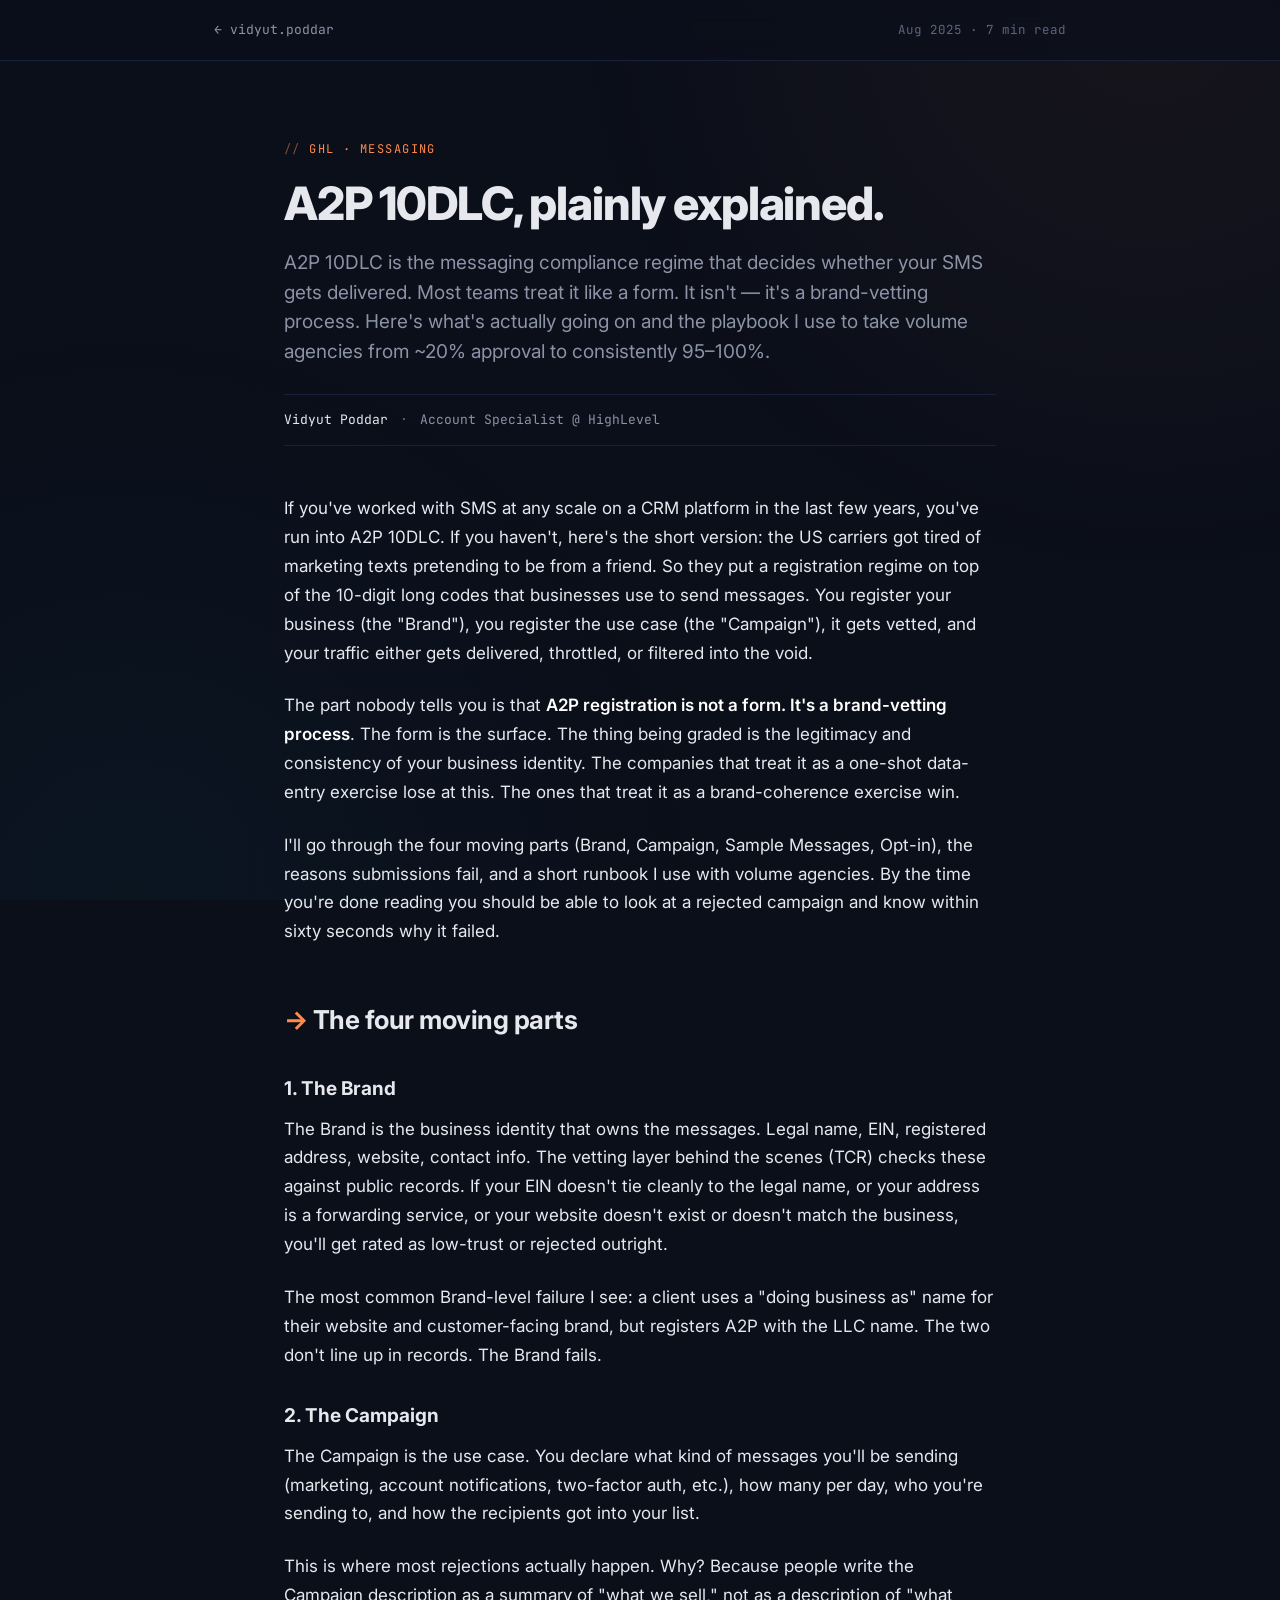
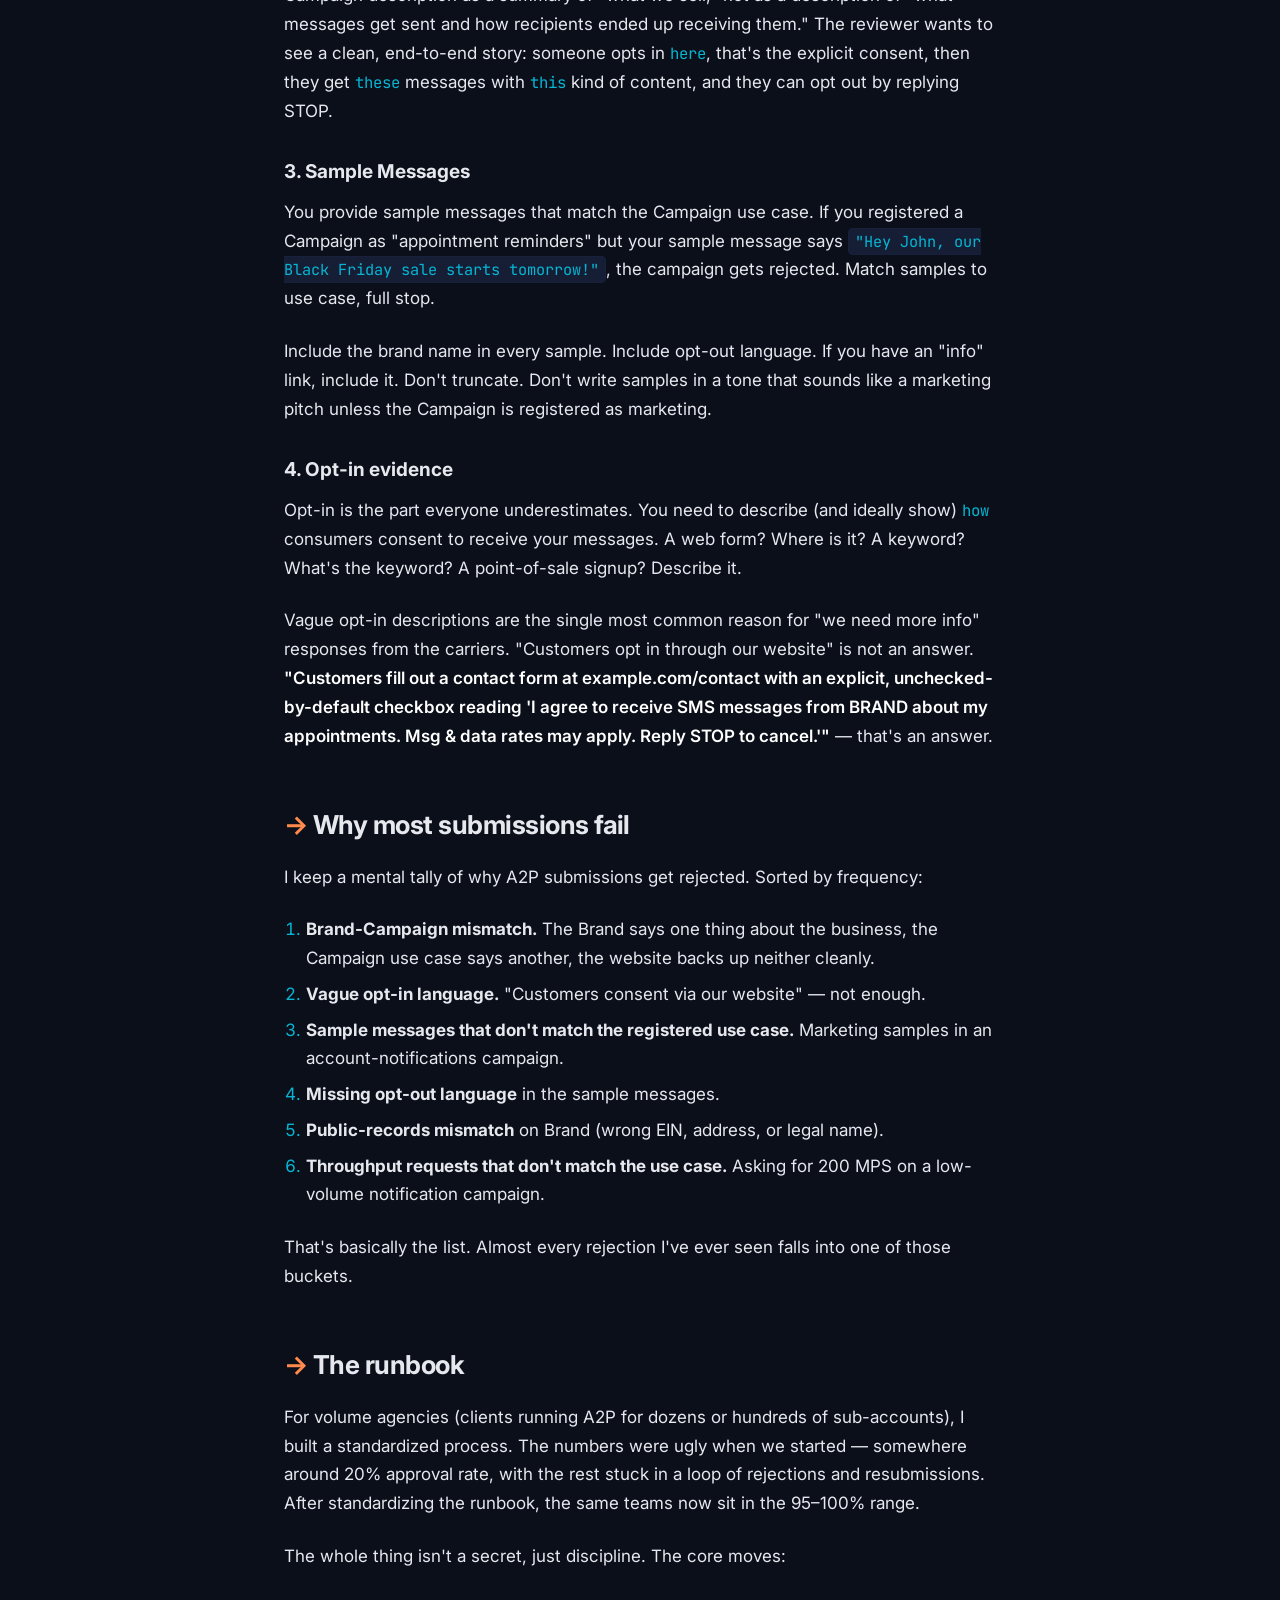
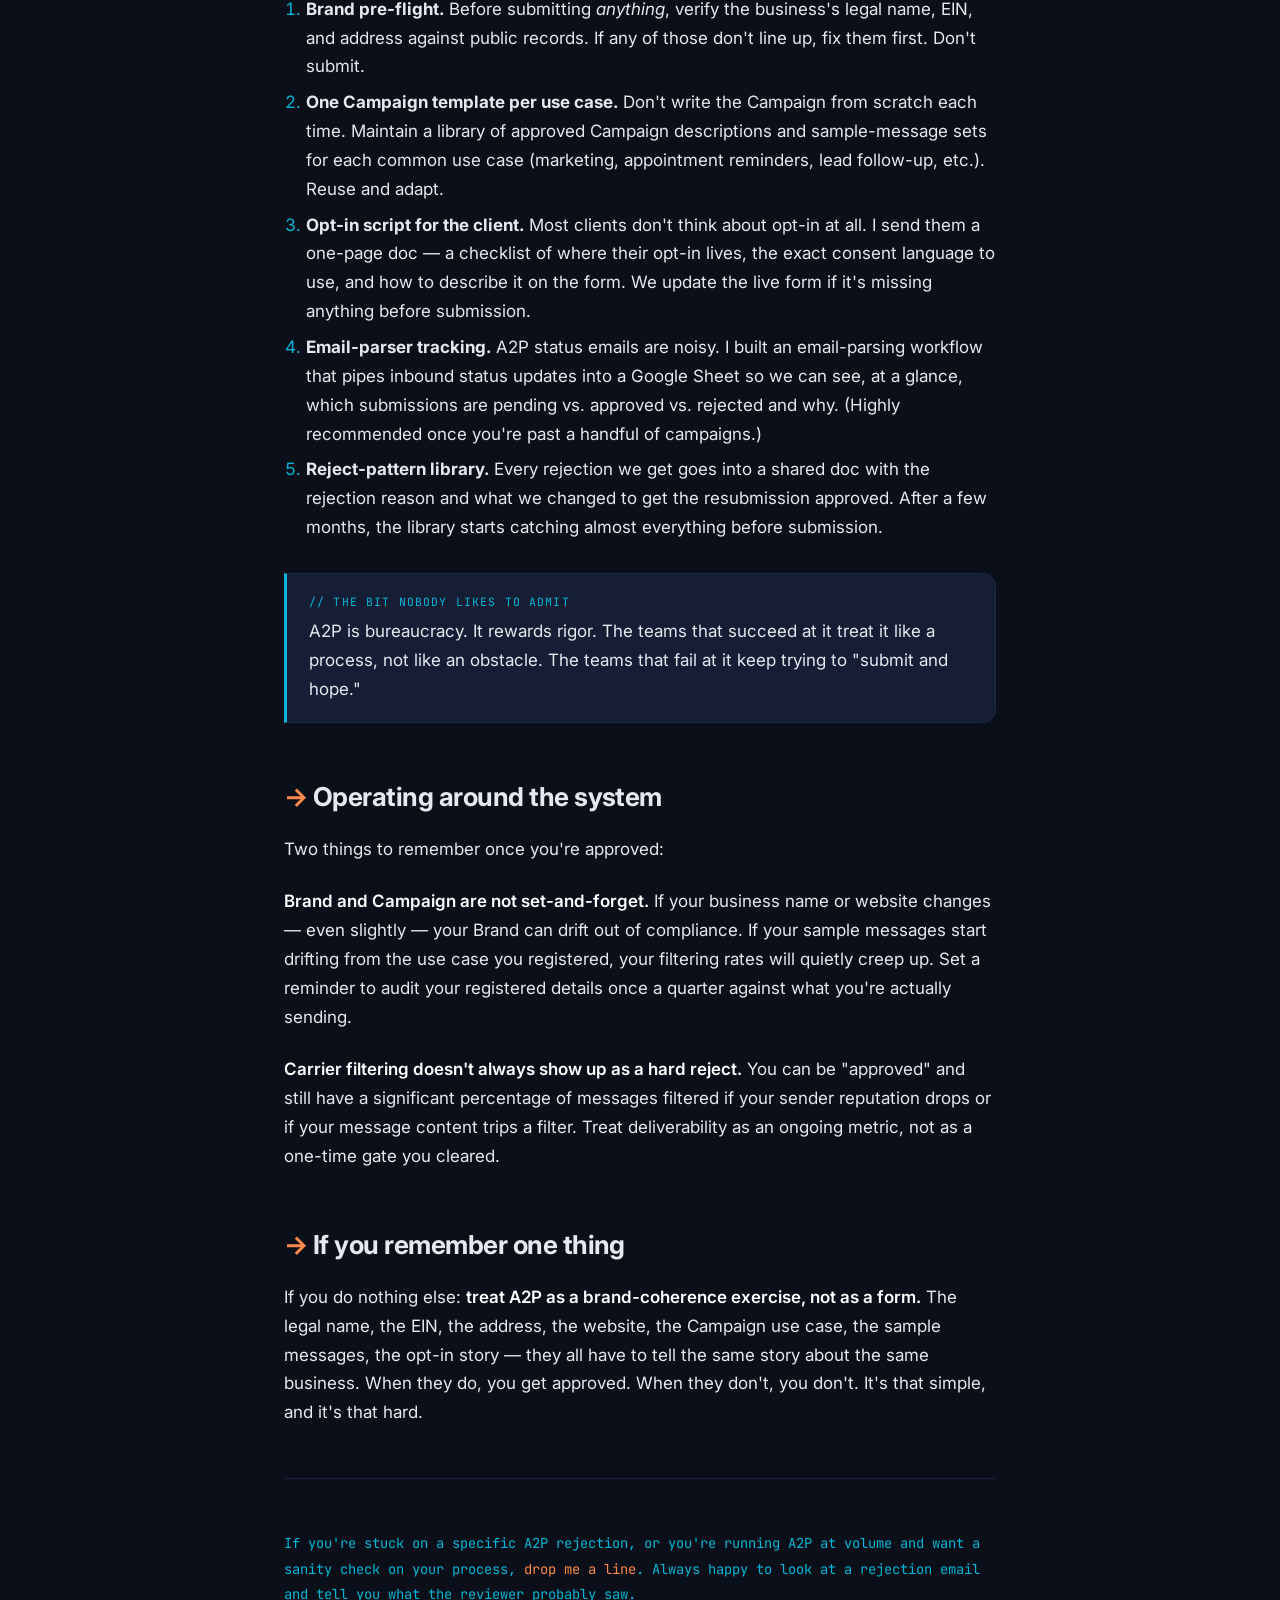
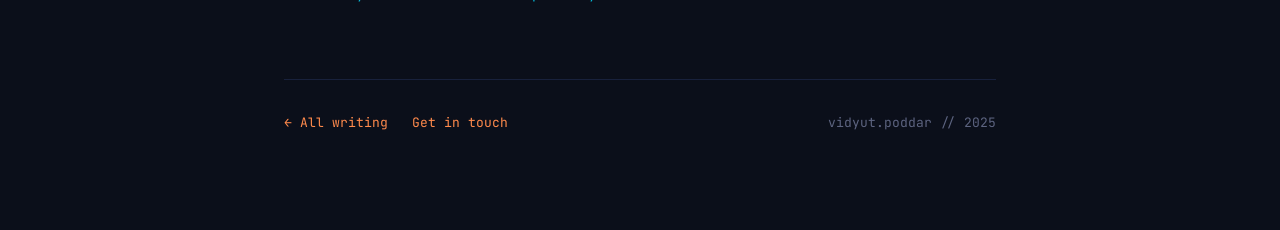
<file: posts/post-a2p.html>
<!doctype html>
<html lang="en" data-theme="dark">
<head>
  <meta charset="utf-8" />
  <meta name="viewport" content="width=device-width,initial-scale=1" />
  <title>A2P 10DLC, plainly explained — Vidyut Poddar</title>
  <meta name="description" content="A2P 10DLC is the messaging compliance regime that decides whether your SMS gets delivered. Here's what it is, why most submissions fail, and the playbook that got our volume agencies from 20% to 95-100% approval." />
  <link rel="preconnect" href="https://fonts.googleapis.com" />
  <link rel="preconnect" href="https://fonts.gstatic.com" crossorigin />
  <link href="https://fonts.googleapis.com/css2?family=JetBrains+Mono:wght@400;500;600;700&family=Inter:wght@300;400;500;600;700;800&display=swap" rel="stylesheet" />
  <link rel="stylesheet" href="blog.css" />
</head>
<body>

  <nav class="post-nav">
    <div class="container">
      <a class="back" href="../index.html">← vidyut.poddar</a>
      <div class="meta">Aug 2025 · 7 min read</div>
    </div>
  </nav>

  <article>
    <div class="container">
      <div class="post-tag">GHL · Messaging</div>
      <h1 class="post-title">A2P 10DLC, plainly explained.</h1>
      <p class="post-deck">A2P 10DLC is the messaging compliance regime that decides whether your SMS gets delivered. Most teams treat it like a form. It isn't — it's a brand-vetting process. Here's what's actually going on and the playbook I use to take volume agencies from ~20% approval to consistently 95–100%.</p>

      <div class="post-byline">
        <span class="author">Vidyut Poddar</span>
        <span class="dot">·</span>
        <span>Account Specialist @ HighLevel</span>
      </div>

      <div class="post-body">

        <p>If you've worked with SMS at any scale on a CRM platform in the last few years, you've run into A2P 10DLC. If you haven't, here's the short version: the US carriers got tired of marketing texts pretending to be from a friend. So they put a registration regime on top of the 10-digit long codes that businesses use to send messages. You register your business (the "Brand"), you register the use case (the "Campaign"), it gets vetted, and your traffic either gets delivered, throttled, or filtered into the void.</p>

        <p>The part nobody tells you is that <strong>A2P registration is not a form. It's a brand-vetting process</strong>. The form is the surface. The thing being graded is the legitimacy and consistency of your business identity. The companies that treat it as a one-shot data-entry exercise lose at this. The ones that treat it as a brand-coherence exercise win.</p>

        <p>I'll go through the four moving parts (Brand, Campaign, Sample Messages, Opt-in), the reasons submissions fail, and a short runbook I use with volume agencies. By the time you're done reading you should be able to look at a rejected campaign and know within sixty seconds why it failed.</p>

        <h2>The four moving parts</h2>

        <h3>1. The Brand</h3>
        <p>The Brand is the business identity that owns the messages. Legal name, EIN, registered address, website, contact info. The vetting layer behind the scenes (TCR) checks these against public records. If your EIN doesn't tie cleanly to the legal name, or your address is a forwarding service, or your website doesn't exist or doesn't match the business, you'll get rated as low-trust or rejected outright.</p>

        <p>The most common Brand-level failure I see: a client uses a "doing business as" name for their website and customer-facing brand, but registers A2P with the LLC name. The two don't line up in records. The Brand fails.</p>

        <h3>2. The Campaign</h3>
        <p>The Campaign is the use case. You declare what kind of messages you'll be sending (marketing, account notifications, two-factor auth, etc.), how many per day, who you're sending to, and how the recipients got into your list.</p>

        <p>This is where most rejections actually happen. Why? Because people write the Campaign description as a summary of "what we sell," not as a description of "what messages get sent and how recipients ended up receiving them." The reviewer wants to see a clean, end-to-end story: someone opts in <em>here</em>, that's the explicit consent, then they get <em>these</em> messages with <em>this</em> kind of content, and they can opt out by replying STOP.</p>

        <h3>3. Sample Messages</h3>
        <p>You provide sample messages that match the Campaign use case. If you registered a Campaign as "appointment reminders" but your sample message says <code>"Hey John, our Black Friday sale starts tomorrow!"</code>, the campaign gets rejected. Match samples to use case, full stop.</p>

        <p>Include the brand name in every sample. Include opt-out language. If you have an "info" link, include it. Don't truncate. Don't write samples in a tone that sounds like a marketing pitch unless the Campaign is registered as marketing.</p>

        <h3>4. Opt-in evidence</h3>
        <p>Opt-in is the part everyone underestimates. You need to describe (and ideally show) <em>how</em> consumers consent to receive your messages. A web form? Where is it? A keyword? What's the keyword? A point-of-sale signup? Describe it.</p>

        <p>Vague opt-in descriptions are the single most common reason for "we need more info" responses from the carriers. "Customers opt in through our website" is not an answer. <strong>"Customers fill out a contact form at example.com/contact with an explicit, unchecked-by-default checkbox reading 'I agree to receive SMS messages from BRAND about my appointments. Msg & data rates may apply. Reply STOP to cancel.'"</strong> — that's an answer.</p>

        <h2>Why most submissions fail</h2>

        <p>I keep a mental tally of why A2P submissions get rejected. Sorted by frequency:</p>

        <ol>
          <li><strong>Brand-Campaign mismatch.</strong> The Brand says one thing about the business, the Campaign use case says another, the website backs up neither cleanly.</li>
          <li><strong>Vague opt-in language.</strong> "Customers consent via our website" — not enough.</li>
          <li><strong>Sample messages that don't match the registered use case.</strong> Marketing samples in an account-notifications campaign.</li>
          <li><strong>Missing opt-out language</strong> in the sample messages.</li>
          <li><strong>Public-records mismatch</strong> on Brand (wrong EIN, address, or legal name).</li>
          <li><strong>Throughput requests that don't match the use case.</strong> Asking for 200 MPS on a low-volume notification campaign.</li>
        </ol>

        <p>That's basically the list. Almost every rejection I've ever seen falls into one of those buckets.</p>

        <h2>The runbook</h2>

        <p>For volume agencies (clients running A2P for dozens or hundreds of sub-accounts), I built a standardized process. The numbers were ugly when we started — somewhere around 20% approval rate, with the rest stuck in a loop of rejections and resubmissions. After standardizing the runbook, the same teams now sit in the 95–100% range.</p>

        <p>The whole thing isn't a secret, just discipline. The core moves:</p>

        <ol>
          <li><strong>Brand pre-flight.</strong> Before submitting <em>anything</em>, verify the business's legal name, EIN, and address against public records. If any of those don't line up, fix them first. Don't submit.</li>
          <li><strong>One Campaign template per use case.</strong> Don't write the Campaign from scratch each time. Maintain a library of approved Campaign descriptions and sample-message sets for each common use case (marketing, appointment reminders, lead follow-up, etc.). Reuse and adapt.</li>
          <li><strong>Opt-in script for the client.</strong> Most clients don't think about opt-in at all. I send them a one-page doc — a checklist of where their opt-in lives, the exact consent language to use, and how to describe it on the form. We update the live form if it's missing anything before submission.</li>
          <li><strong>Email-parser tracking.</strong> A2P status emails are noisy. I built an email-parsing workflow that pipes inbound status updates into a Google Sheet so we can see, at a glance, which submissions are pending vs. approved vs. rejected and why. (Highly recommended once you're past a handful of campaigns.)</li>
          <li><strong>Reject-pattern library.</strong> Every rejection we get goes into a shared doc with the rejection reason and what we changed to get the resubmission approved. After a few months, the library starts catching almost everything before submission.</li>
        </ol>

        <div class="callout">
          <div class="callout-label">// the bit nobody likes to admit</div>
          <p style="margin:0">A2P is bureaucracy. It rewards rigor. The teams that succeed at it treat it like a process, not like an obstacle. The teams that fail at it keep trying to "submit and hope."</p>
        </div>

        <h2>Operating around the system</h2>

        <p>Two things to remember once you're approved:</p>

        <p><strong>Brand and Campaign are not set-and-forget.</strong> If your business name or website changes — even slightly — your Brand can drift out of compliance. If your sample messages start drifting from the use case you registered, your filtering rates will quietly creep up. Set a reminder to audit your registered details once a quarter against what you're actually sending.</p>

        <p><strong>Carrier filtering doesn't always show up as a hard reject.</strong> You can be "approved" and still have a significant percentage of messages filtered if your sender reputation drops or if your message content trips a filter. Treat deliverability as an ongoing metric, not as a one-time gate you cleared.</p>

        <h2>If you remember one thing</h2>

        <p>If you do nothing else: <strong>treat A2P as a brand-coherence exercise, not as a form.</strong> The legal name, the EIN, the address, the website, the Campaign use case, the sample messages, the opt-in story — they all have to tell the same story about the same business. When they do, you get approved. When they don't, you don't. It's that simple, and it's that hard.</p>

        <hr class="post-divider" />

        <p style="color:var(--muted); font-size:15px;"><em>If you're stuck on a specific A2P rejection, or you're running A2P at volume and want a sanity check on your process, <a href="../index.html#contact">drop me a line</a>. Always happy to look at a rejection email and tell you what the reviewer probably saw.</em></p>

        <div class="post-footer">
          <a href="../index.html#notes">← All writing</a>
          <a href="../index.html#contact">Get in touch</a>
          <span class="signoff">vidyut.poddar // 2025</span>
        </div>
      </div>
    </div>
  </article>
</body>
</html>
</file>
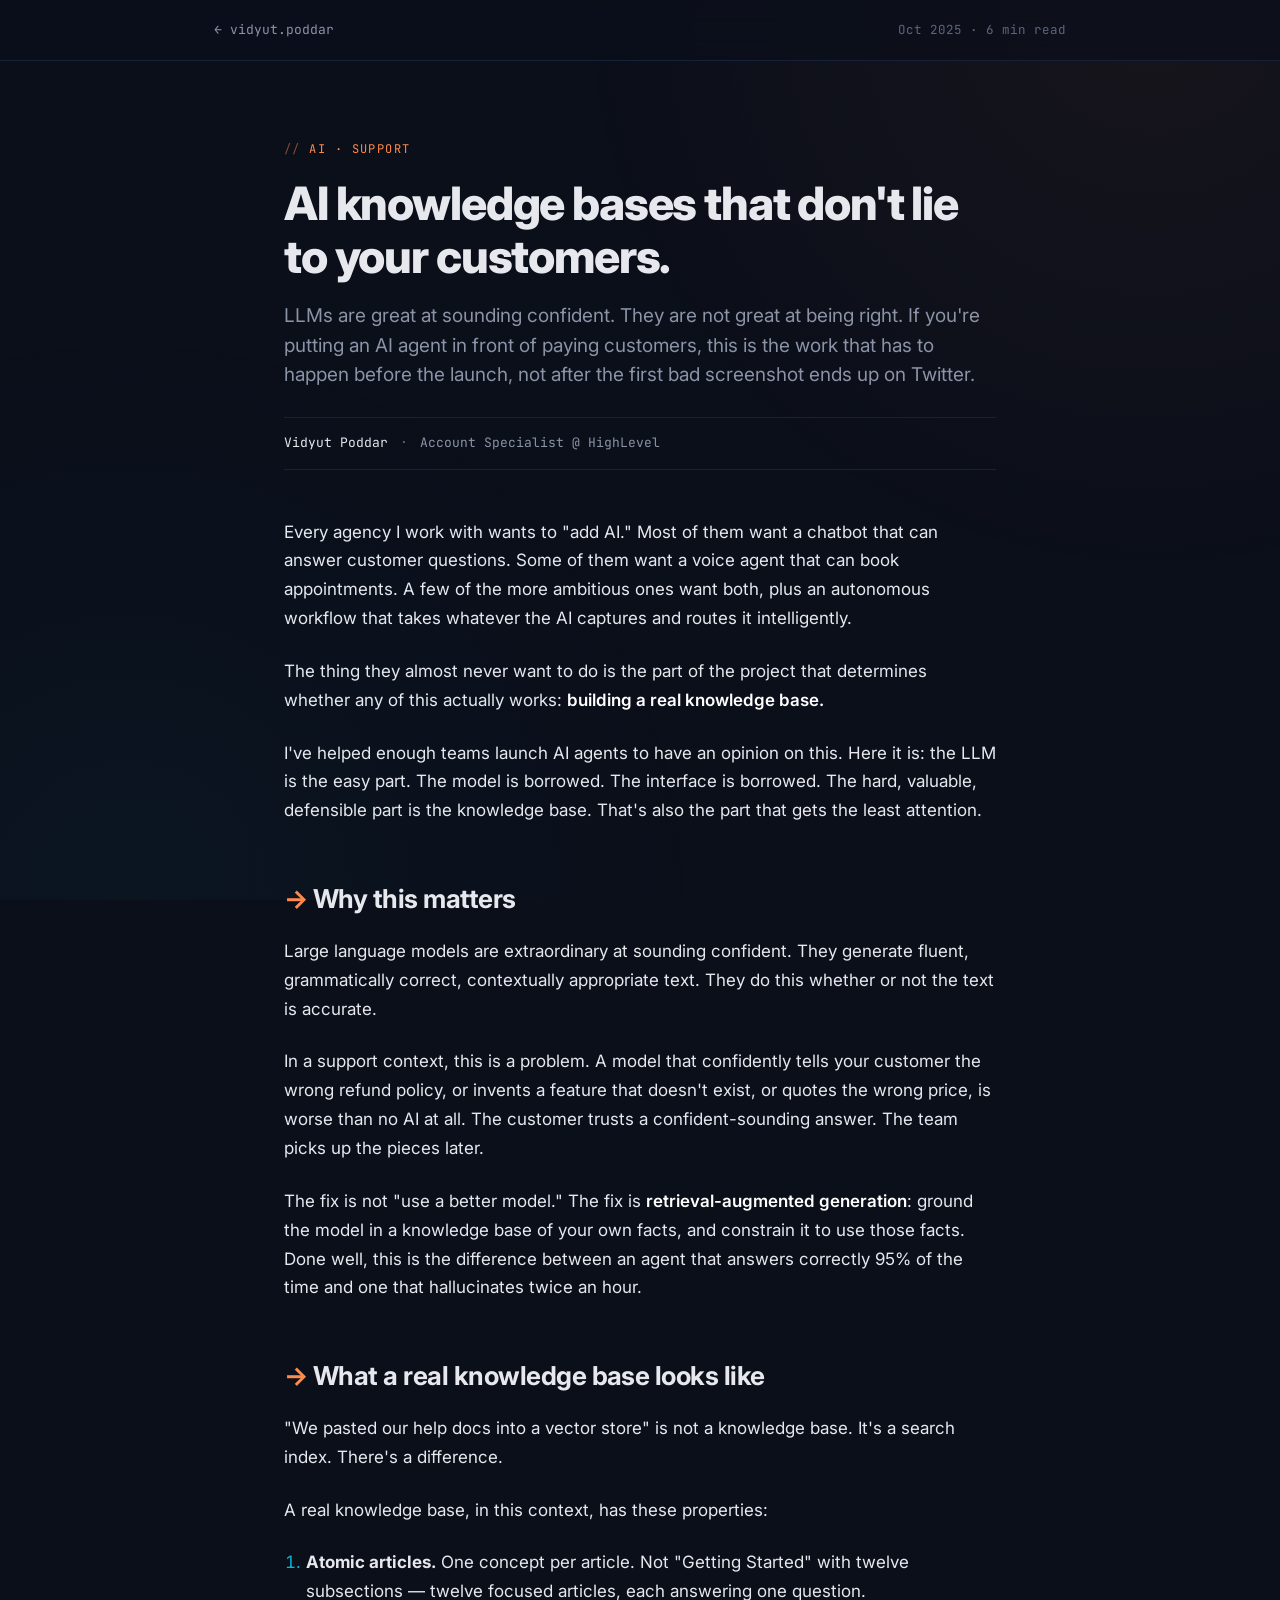
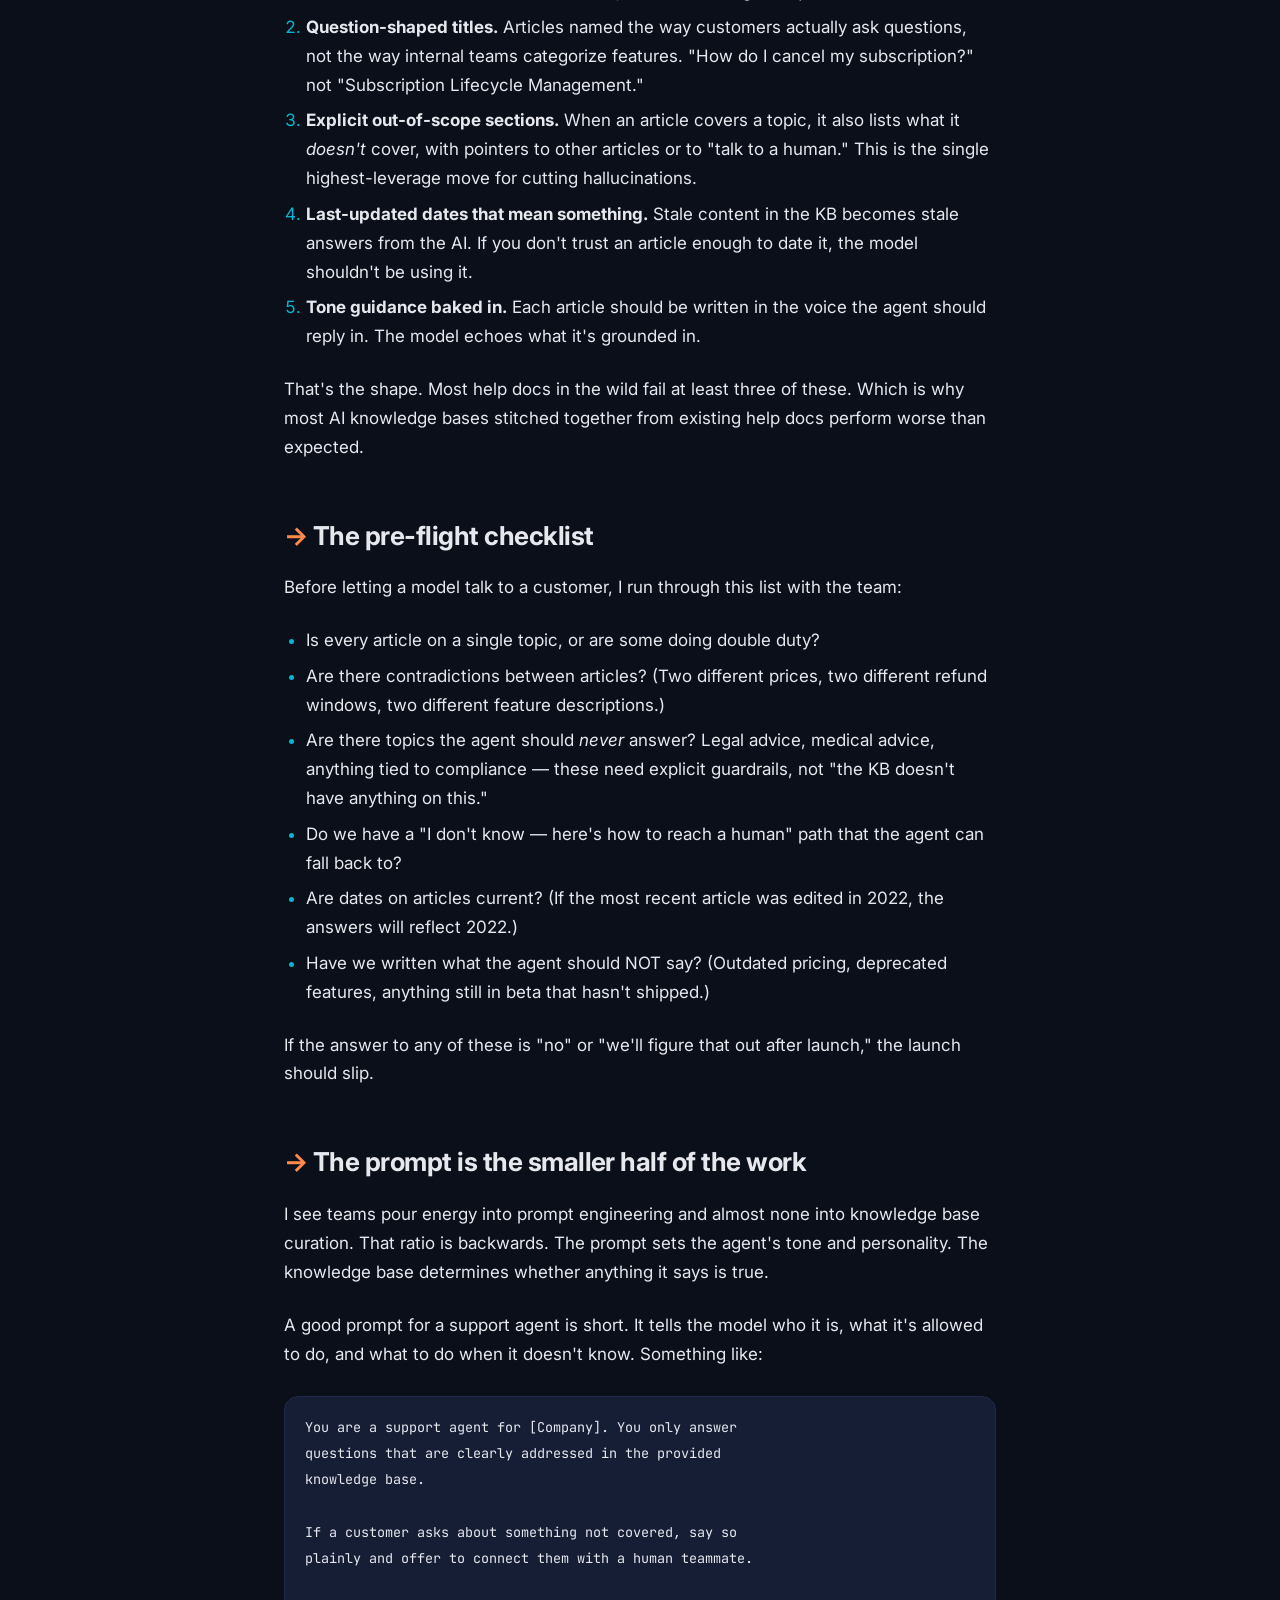
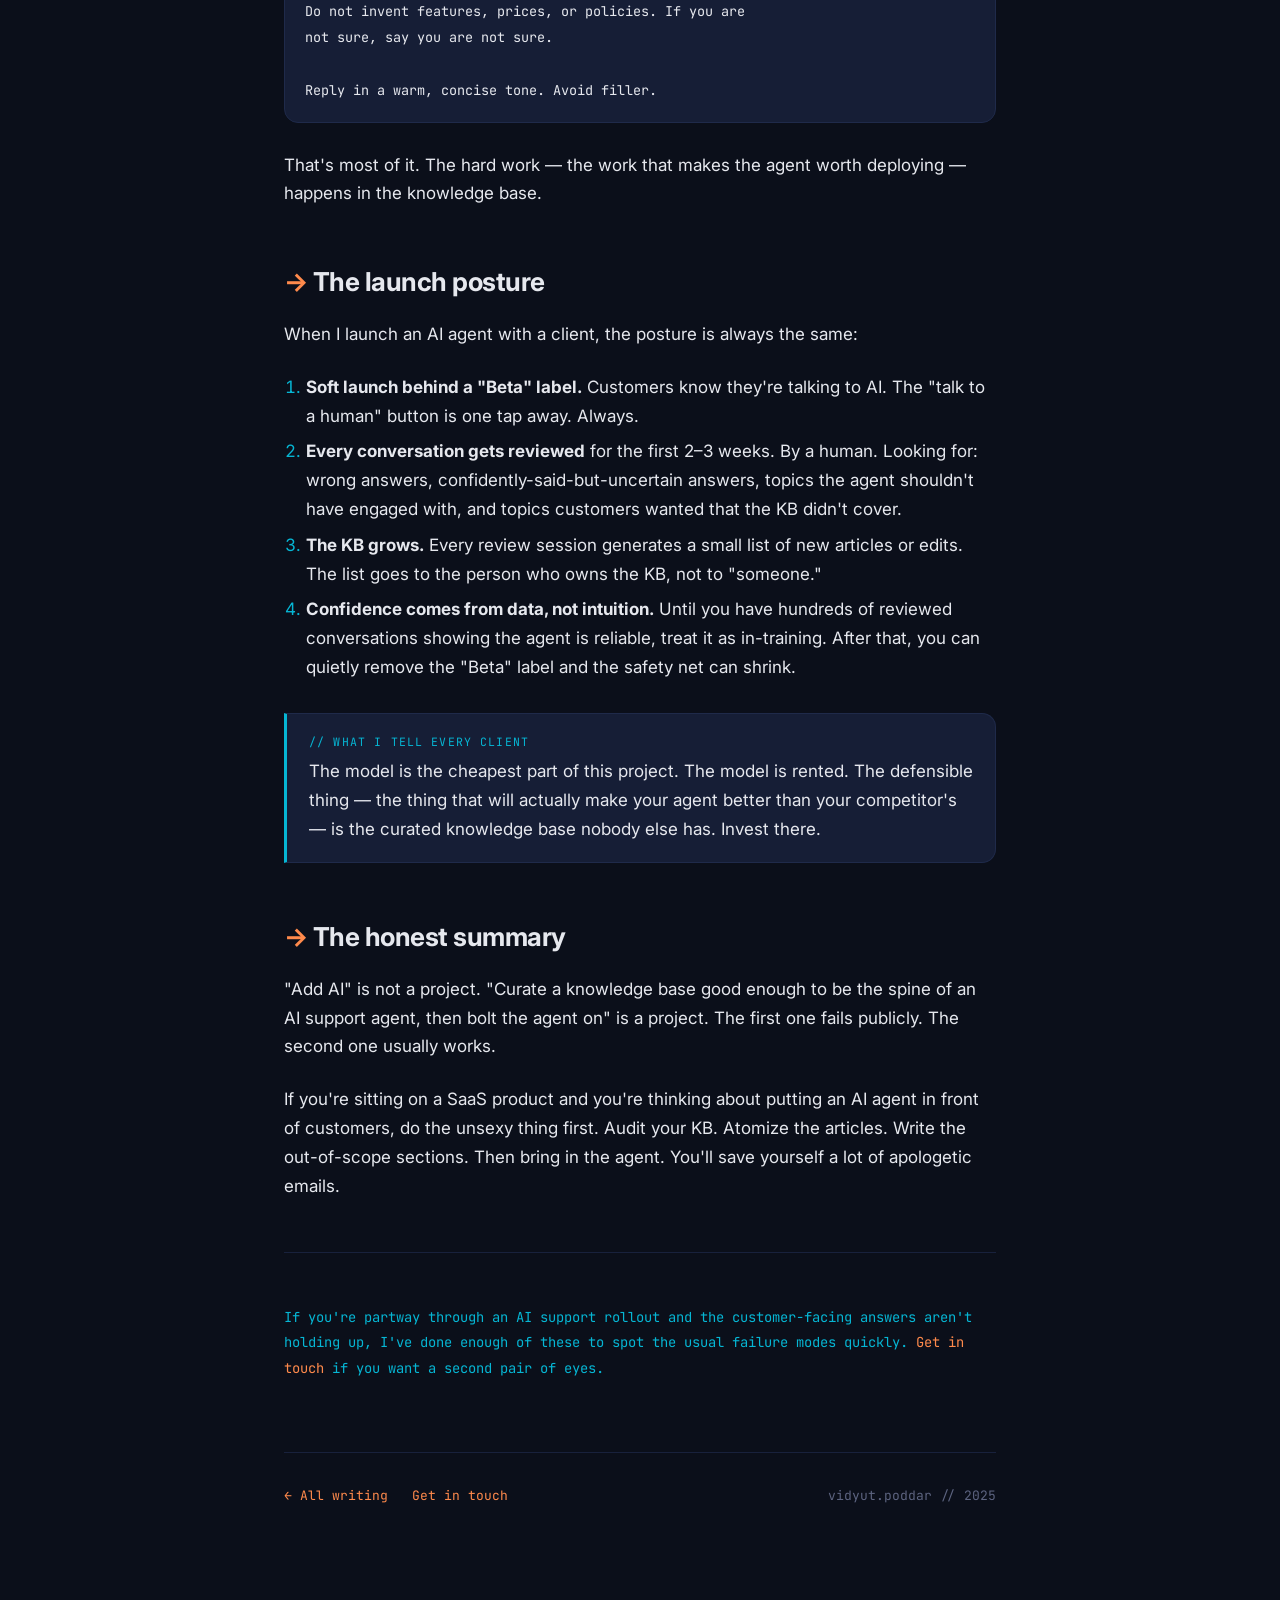
<file: posts/post-ai-kb.html>
<!doctype html>
<html lang="en" data-theme="dark">
<head>
  <meta charset="utf-8" />
  <meta name="viewport" content="width=device-width,initial-scale=1" />
  <title>AI knowledge bases that don't lie to your customers — Vidyut Poddar</title>
  <meta name="description" content="LLMs are great at sounding confident. They are not great at being right. Here's how to actually build an AI knowledge base for support that holds up in front of customers." />
  <link rel="preconnect" href="https://fonts.googleapis.com" />
  <link rel="preconnect" href="https://fonts.gstatic.com" crossorigin />
  <link href="https://fonts.googleapis.com/css2?family=JetBrains+Mono:wght@400;500;600;700&family=Inter:wght@300;400;500;600;700;800&display=swap" rel="stylesheet" />
  <link rel="stylesheet" href="blog.css" />
</head>
<body>

  <nav class="post-nav">
    <div class="container">
      <a class="back" href="../index.html">← vidyut.poddar</a>
      <div class="meta">Oct 2025 · 6 min read</div>
    </div>
  </nav>

  <article>
    <div class="container">
      <div class="post-tag">AI · Support</div>
      <h1 class="post-title">AI knowledge bases that don't lie to your customers.</h1>
      <p class="post-deck">LLMs are great at sounding confident. They are not great at being right. If you're putting an AI agent in front of paying customers, this is the work that has to happen before the launch, not after the first bad screenshot ends up on Twitter.</p>

      <div class="post-byline">
        <span class="author">Vidyut Poddar</span>
        <span class="dot">·</span>
        <span>Account Specialist @ HighLevel</span>
      </div>

      <div class="post-body">

        <p>Every agency I work with wants to "add AI." Most of them want a chatbot that can answer customer questions. Some of them want a voice agent that can book appointments. A few of the more ambitious ones want both, plus an autonomous workflow that takes whatever the AI captures and routes it intelligently.</p>

        <p>The thing they almost never want to do is the part of the project that determines whether any of this actually works: <strong>building a real knowledge base.</strong></p>

        <p>I've helped enough teams launch AI agents to have an opinion on this. Here it is: the LLM is the easy part. The model is borrowed. The interface is borrowed. The hard, valuable, defensible part is the knowledge base. That's also the part that gets the least attention.</p>

        <h2>Why this matters</h2>

        <p>Large language models are extraordinary at sounding confident. They generate fluent, grammatically correct, contextually appropriate text. They do this whether or not the text is accurate.</p>

        <p>In a support context, this is a problem. A model that confidently tells your customer the wrong refund policy, or invents a feature that doesn't exist, or quotes the wrong price, is worse than no AI at all. The customer trusts a confident-sounding answer. The team picks up the pieces later.</p>

        <p>The fix is not "use a better model." The fix is <strong>retrieval-augmented generation</strong>: ground the model in a knowledge base of your own facts, and constrain it to use those facts. Done well, this is the difference between an agent that answers correctly 95% of the time and one that hallucinates twice an hour.</p>

        <h2>What a real knowledge base looks like</h2>

        <p>"We pasted our help docs into a vector store" is not a knowledge base. It's a search index. There's a difference.</p>

        <p>A real knowledge base, in this context, has these properties:</p>

        <ol>
          <li><strong>Atomic articles.</strong> One concept per article. Not "Getting Started" with twelve subsections — twelve focused articles, each answering one question.</li>
          <li><strong>Question-shaped titles.</strong> Articles named the way customers actually ask questions, not the way internal teams categorize features. "How do I cancel my subscription?" not "Subscription Lifecycle Management."</li>
          <li><strong>Explicit out-of-scope sections.</strong> When an article covers a topic, it also lists what it <em>doesn't</em> cover, with pointers to other articles or to "talk to a human." This is the single highest-leverage move for cutting hallucinations.</li>
          <li><strong>Last-updated dates that mean something.</strong> Stale content in the KB becomes stale answers from the AI. If you don't trust an article enough to date it, the model shouldn't be using it.</li>
          <li><strong>Tone guidance baked in.</strong> Each article should be written in the voice the agent should reply in. The model echoes what it's grounded in.</li>
        </ol>

        <p>That's the shape. Most help docs in the wild fail at least three of these. Which is why most AI knowledge bases stitched together from existing help docs perform worse than expected.</p>

        <h2>The pre-flight checklist</h2>

        <p>Before letting a model talk to a customer, I run through this list with the team:</p>

        <ul>
          <li>Is every article on a single topic, or are some doing double duty?</li>
          <li>Are there contradictions between articles? (Two different prices, two different refund windows, two different feature descriptions.)</li>
          <li>Are there topics the agent should <em>never</em> answer? Legal advice, medical advice, anything tied to compliance — these need explicit guardrails, not "the KB doesn't have anything on this."</li>
          <li>Do we have a "I don't know — here's how to reach a human" path that the agent can fall back to?</li>
          <li>Are dates on articles current? (If the most recent article was edited in 2022, the answers will reflect 2022.)</li>
          <li>Have we written what the agent should NOT say? (Outdated pricing, deprecated features, anything still in beta that hasn't shipped.)</li>
        </ul>

        <p>If the answer to any of these is "no" or "we'll figure that out after launch," the launch should slip.</p>

        <h2>The prompt is the smaller half of the work</h2>

        <p>I see teams pour energy into prompt engineering and almost none into knowledge base curation. That ratio is backwards. The prompt sets the agent's tone and personality. The knowledge base determines whether anything it says is true.</p>

        <p>A good prompt for a support agent is short. It tells the model who it is, what it's allowed to do, and what to do when it doesn't know. Something like:</p>

        <pre><code>You are a support agent for [Company]. You only answer
questions that are clearly addressed in the provided
knowledge base.

If a customer asks about something not covered, say so
plainly and offer to connect them with a human teammate.

Do not invent features, prices, or policies. If you are
not sure, say you are not sure.

Reply in a warm, concise tone. Avoid filler.</code></pre>

        <p>That's most of it. The hard work — the work that makes the agent worth deploying — happens in the knowledge base.</p>

        <h2>The launch posture</h2>

        <p>When I launch an AI agent with a client, the posture is always the same:</p>

        <ol>
          <li><strong>Soft launch behind a "Beta" label.</strong> Customers know they're talking to AI. The "talk to a human" button is one tap away. Always.</li>
          <li><strong>Every conversation gets reviewed</strong> for the first 2–3 weeks. By a human. Looking for: wrong answers, confidently-said-but-uncertain answers, topics the agent shouldn't have engaged with, and topics customers wanted that the KB didn't cover.</li>
          <li><strong>The KB grows.</strong> Every review session generates a small list of new articles or edits. The list goes to the person who owns the KB, not to "someone."</li>
          <li><strong>Confidence comes from data, not intuition.</strong> Until you have hundreds of reviewed conversations showing the agent is reliable, treat it as in-training. After that, you can quietly remove the "Beta" label and the safety net can shrink.</li>
        </ol>

        <div class="callout">
          <div class="callout-label">// what i tell every client</div>
          <p style="margin:0">The model is the cheapest part of this project. The model is rented. The defensible thing — the thing that will actually make your agent better than your competitor's — is the curated knowledge base nobody else has. Invest there.</p>
        </div>

        <h2>The honest summary</h2>

        <p>"Add AI" is not a project. "Curate a knowledge base good enough to be the spine of an AI support agent, then bolt the agent on" is a project. The first one fails publicly. The second one usually works.</p>

        <p>If you're sitting on a SaaS product and you're thinking about putting an AI agent in front of customers, do the unsexy thing first. Audit your KB. Atomize the articles. Write the out-of-scope sections. Then bring in the agent. You'll save yourself a lot of apologetic emails.</p>

        <hr class="post-divider" />

        <p style="color:var(--muted); font-size:15px;"><em>If you're partway through an AI support rollout and the customer-facing answers aren't holding up, I've done enough of these to spot the usual failure modes quickly. <a href="../index.html#contact">Get in touch</a> if you want a second pair of eyes.</em></p>

        <div class="post-footer">
          <a href="../index.html#notes">← All writing</a>
          <a href="../index.html#contact">Get in touch</a>
          <span class="signoff">vidyut.poddar // 2025</span>
        </div>
      </div>
    </div>
  </article>
</body>
</html>
</file>
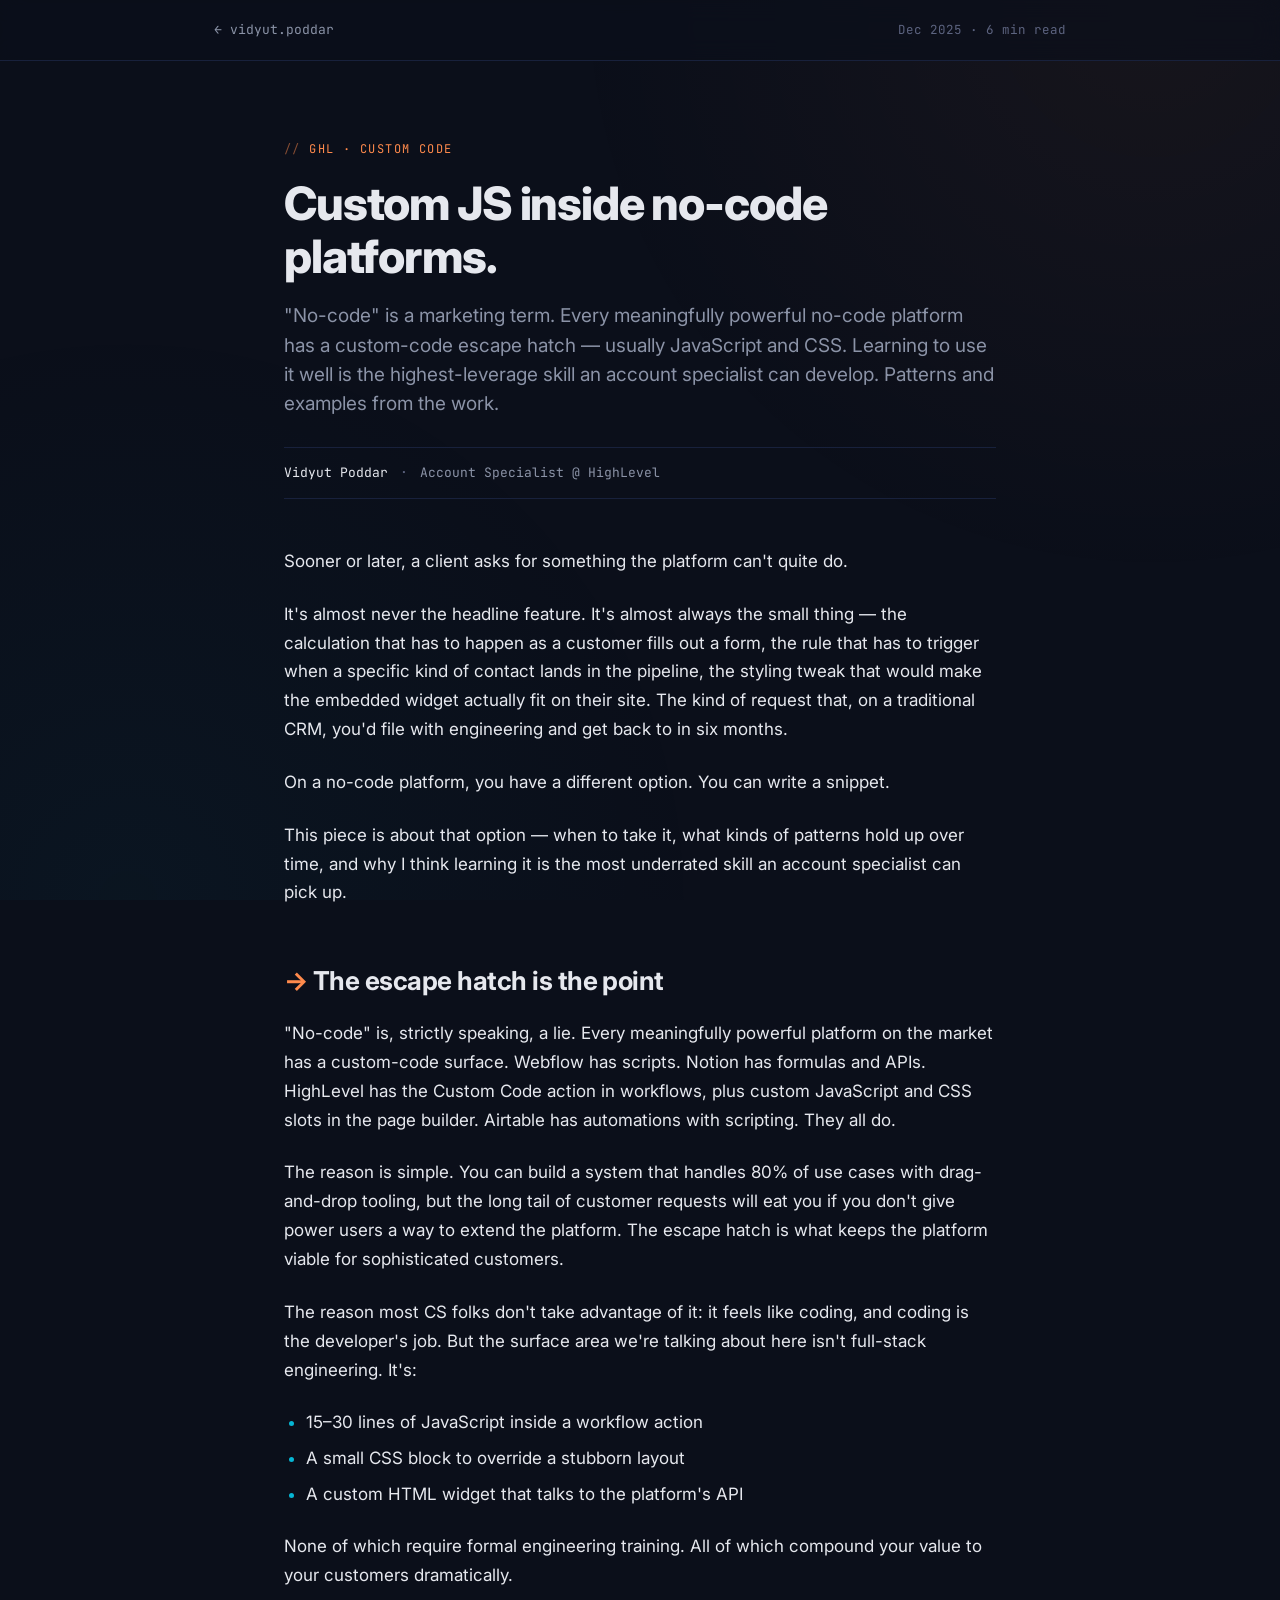
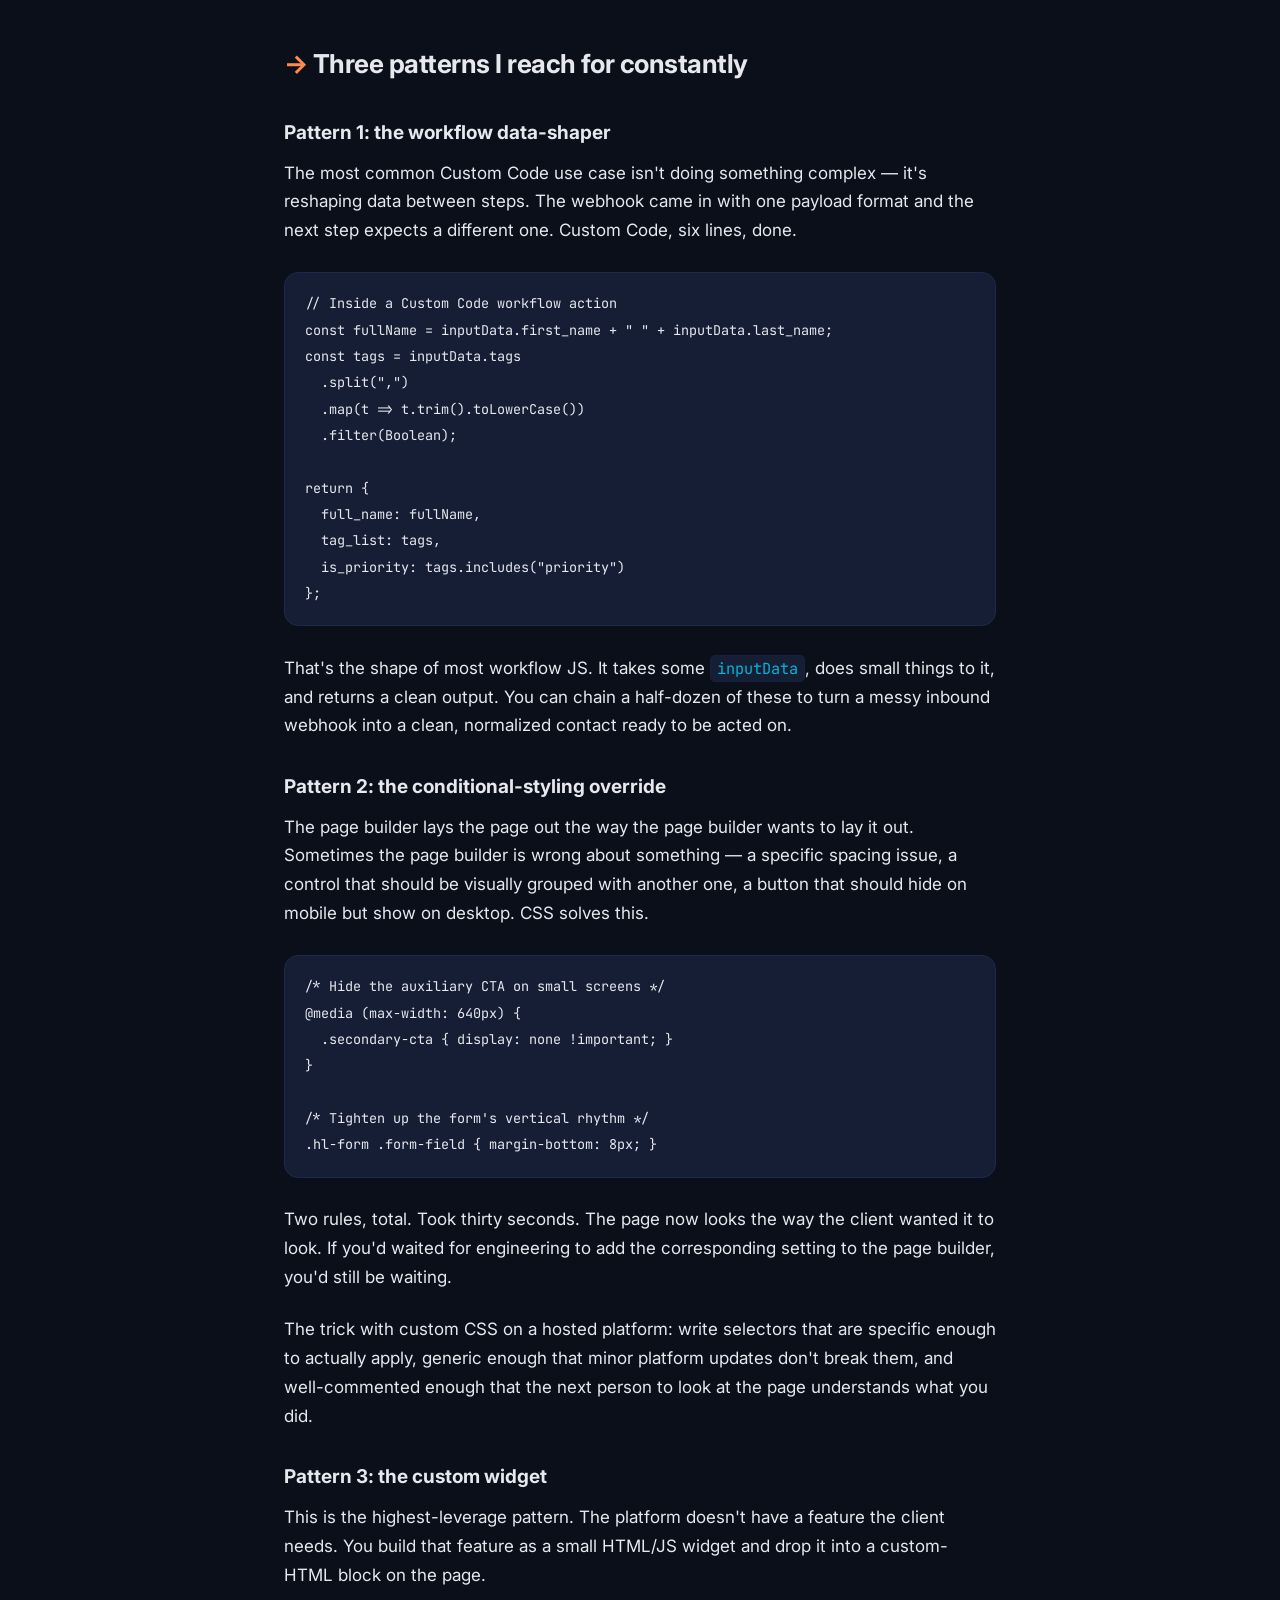
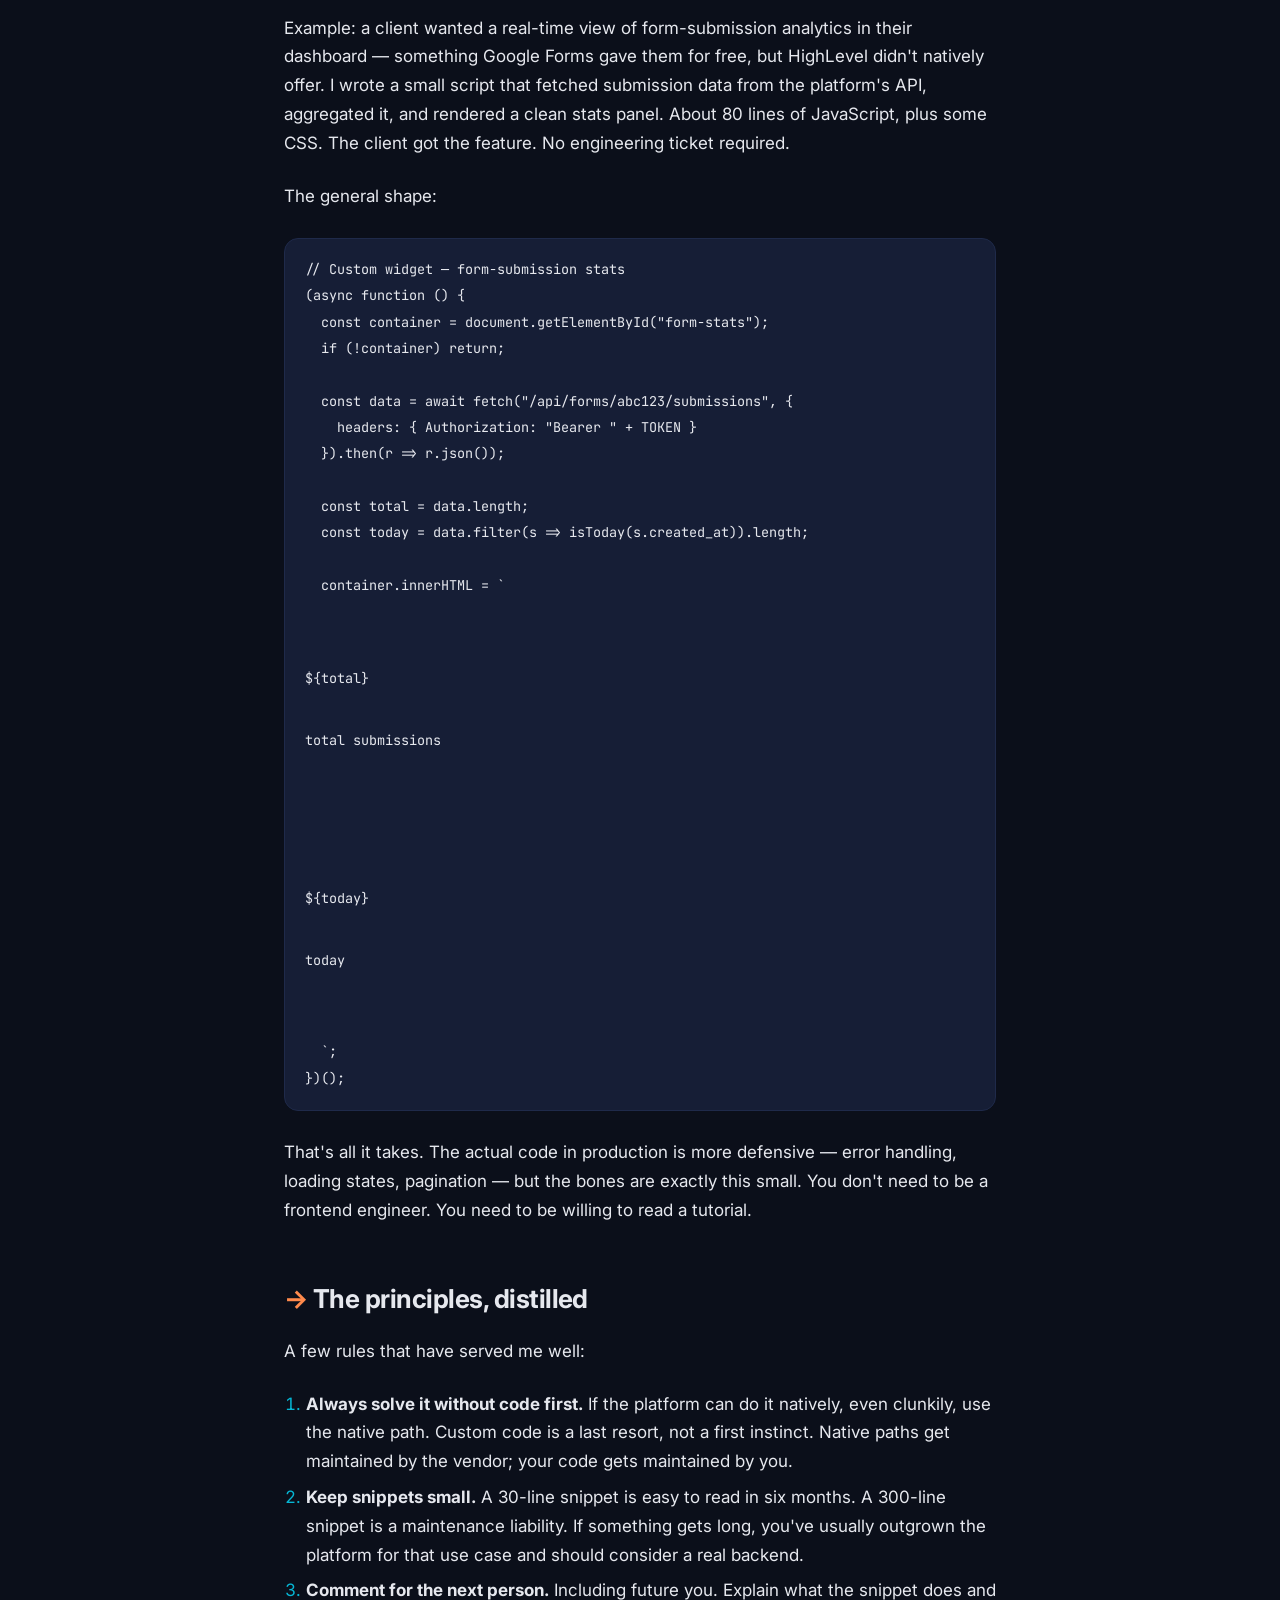
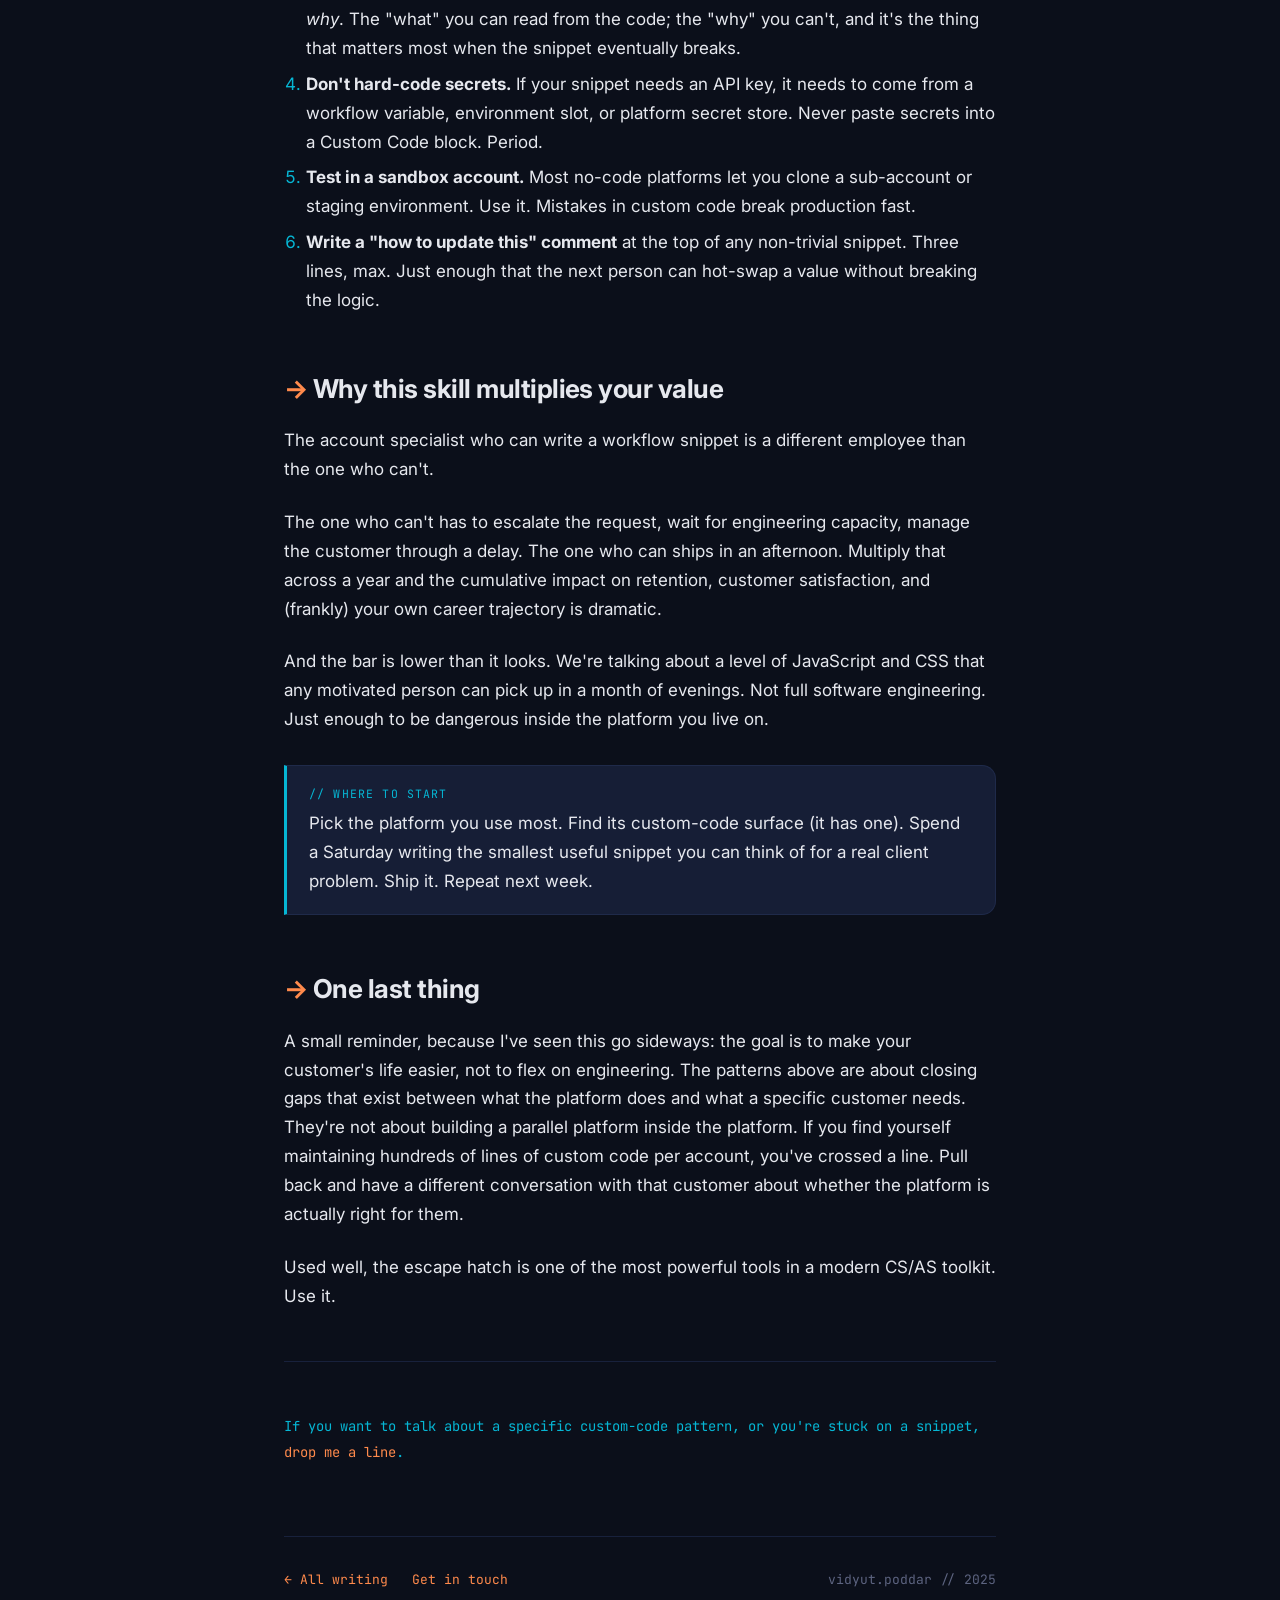
<file: posts/post-custom-js.html>
<!doctype html>
<html lang="en" data-theme="dark">
<head>
  <meta charset="utf-8" />
  <meta name="viewport" content="width=device-width,initial-scale=1" />
  <title>Custom JS inside no-code platforms — Vidyut Poddar</title>
  <meta name="description" content="No-code platforms have a ceiling. The job of a good account specialist is to live productively above that ceiling. Patterns and examples from doing custom JS inside GoHighLevel." />
  <link rel="preconnect" href="https://fonts.googleapis.com" />
  <link rel="preconnect" href="https://fonts.gstatic.com" crossorigin />
  <link href="https://fonts.googleapis.com/css2?family=JetBrains+Mono:wght@400;500;600;700&family=Inter:wght@300;400;500;600;700;800&display=swap" rel="stylesheet" />
  <link rel="stylesheet" href="blog.css" />
</head>
<body>

  <nav class="post-nav">
    <div class="container">
      <a class="back" href="../index.html">← vidyut.poddar</a>
      <div class="meta">Dec 2025 · 6 min read</div>
    </div>
  </nav>

  <article>
    <div class="container">
      <div class="post-tag">GHL · Custom Code</div>
      <h1 class="post-title">Custom JS inside no-code platforms.</h1>
      <p class="post-deck">"No-code" is a marketing term. Every meaningfully powerful no-code platform has a custom-code escape hatch — usually JavaScript and CSS. Learning to use it well is the highest-leverage skill an account specialist can develop. Patterns and examples from the work.</p>

      <div class="post-byline">
        <span class="author">Vidyut Poddar</span>
        <span class="dot">·</span>
        <span>Account Specialist @ HighLevel</span>
      </div>

      <div class="post-body">

        <p>Sooner or later, a client asks for something the platform can't quite do.</p>

        <p>It's almost never the headline feature. It's almost always the small thing — the calculation that has to happen as a customer fills out a form, the rule that has to trigger when a specific kind of contact lands in the pipeline, the styling tweak that would make the embedded widget actually fit on their site. The kind of request that, on a traditional CRM, you'd file with engineering and get back to in six months.</p>

        <p>On a no-code platform, you have a different option. You can write a snippet.</p>

        <p>This piece is about that option — when to take it, what kinds of patterns hold up over time, and why I think learning it is the most underrated skill an account specialist can pick up.</p>

        <h2>The escape hatch is the point</h2>

        <p>"No-code" is, strictly speaking, a lie. Every meaningfully powerful platform on the market has a custom-code surface. Webflow has scripts. Notion has formulas and APIs. HighLevel has the Custom Code action in workflows, plus custom JavaScript and CSS slots in the page builder. Airtable has automations with scripting. They all do.</p>

        <p>The reason is simple. You can build a system that handles 80% of use cases with drag-and-drop tooling, but the long tail of customer requests will eat you if you don't give power users a way to extend the platform. The escape hatch is what keeps the platform viable for sophisticated customers.</p>

        <p>The reason most CS folks don't take advantage of it: it feels like coding, and coding is the developer's job. But the surface area we're talking about here isn't full-stack engineering. It's:</p>
        <ul>
          <li>15–30 lines of JavaScript inside a workflow action</li>
          <li>A small CSS block to override a stubborn layout</li>
          <li>A custom HTML widget that talks to the platform's API</li>
        </ul>
        <p>None of which require formal engineering training. All of which compound your value to your customers dramatically.</p>

        <h2>Three patterns I reach for constantly</h2>

        <h3>Pattern 1: the workflow data-shaper</h3>

        <p>The most common Custom Code use case isn't doing something complex — it's reshaping data between steps. The webhook came in with one payload format and the next step expects a different one. Custom Code, six lines, done.</p>

        <pre><code>// Inside a Custom Code workflow action
const fullName = inputData.first_name + " " + inputData.last_name;
const tags = inputData.tags
  .split(",")
  .map(t => t.trim().toLowerCase())
  .filter(Boolean);

return {
  full_name: fullName,
  tag_list: tags,
  is_priority: tags.includes("priority")
};</code></pre>

        <p>That's the shape of most workflow JS. It takes some <code>inputData</code>, does small things to it, and returns a clean output. You can chain a half-dozen of these to turn a messy inbound webhook into a clean, normalized contact ready to be acted on.</p>

        <h3>Pattern 2: the conditional-styling override</h3>

        <p>The page builder lays the page out the way the page builder wants to lay it out. Sometimes the page builder is wrong about something — a specific spacing issue, a control that should be visually grouped with another one, a button that should hide on mobile but show on desktop. CSS solves this.</p>

        <pre><code>/* Hide the auxiliary CTA on small screens */
@media (max-width: 640px) {
  .secondary-cta { display: none !important; }
}

/* Tighten up the form's vertical rhythm */
.hl-form .form-field { margin-bottom: 8px; }</code></pre>

        <p>Two rules, total. Took thirty seconds. The page now looks the way the client wanted it to look. If you'd waited for engineering to add the corresponding setting to the page builder, you'd still be waiting.</p>

        <p>The trick with custom CSS on a hosted platform: write selectors that are specific enough to actually apply, generic enough that minor platform updates don't break them, and well-commented enough that the next person to look at the page understands what you did.</p>

        <h3>Pattern 3: the custom widget</h3>

        <p>This is the highest-leverage pattern. The platform doesn't have a feature the client needs. You build that feature as a small HTML/JS widget and drop it into a custom-HTML block on the page.</p>

        <p>Example: a client wanted a real-time view of form-submission analytics in their dashboard — something Google Forms gave them for free, but HighLevel didn't natively offer. I wrote a small script that fetched submission data from the platform's API, aggregated it, and rendered a clean stats panel. About 80 lines of JavaScript, plus some CSS. The client got the feature. No engineering ticket required.</p>

        <p>The general shape:</p>

        <pre><code>// Custom widget — form-submission stats
(async function () {
  const container = document.getElementById("form-stats");
  if (!container) return;

  const data = await fetch("/api/forms/abc123/submissions", {
    headers: { Authorization: "Bearer " + TOKEN }
  }).then(r => r.json());

  const total = data.length;
  const today = data.filter(s => isToday(s.created_at)).length;

  container.innerHTML = `
    <div class="stat">
      <div class="stat-num">${total}</div>
      <div class="stat-label">total submissions</div>
    </div>
    <div class="stat">
      <div class="stat-num">${today}</div>
      <div class="stat-label">today</div>
    </div>
  `;
})();</code></pre>

        <p>That's all it takes. The actual code in production is more defensive — error handling, loading states, pagination — but the bones are exactly this small. You don't need to be a frontend engineer. You need to be willing to read a tutorial.</p>

        <h2>The principles, distilled</h2>

        <p>A few rules that have served me well:</p>

        <ol>
          <li><strong>Always solve it without code first.</strong> If the platform can do it natively, even clunkily, use the native path. Custom code is a last resort, not a first instinct. Native paths get maintained by the vendor; your code gets maintained by you.</li>
          <li><strong>Keep snippets small.</strong> A 30-line snippet is easy to read in six months. A 300-line snippet is a maintenance liability. If something gets long, you've usually outgrown the platform for that use case and should consider a real backend.</li>
          <li><strong>Comment for the next person.</strong> Including future you. Explain what the snippet does and <em>why</em>. The "what" you can read from the code; the "why" you can't, and it's the thing that matters most when the snippet eventually breaks.</li>
          <li><strong>Don't hard-code secrets.</strong> If your snippet needs an API key, it needs to come from a workflow variable, environment slot, or platform secret store. Never paste secrets into a Custom Code block. Period.</li>
          <li><strong>Test in a sandbox account.</strong> Most no-code platforms let you clone a sub-account or staging environment. Use it. Mistakes in custom code break production fast.</li>
          <li><strong>Write a "how to update this" comment</strong> at the top of any non-trivial snippet. Three lines, max. Just enough that the next person can hot-swap a value without breaking the logic.</li>
        </ol>

        <h2>Why this skill multiplies your value</h2>

        <p>The account specialist who can write a workflow snippet is a different employee than the one who can't.</p>

        <p>The one who can't has to escalate the request, wait for engineering capacity, manage the customer through a delay. The one who can ships in an afternoon. Multiply that across a year and the cumulative impact on retention, customer satisfaction, and (frankly) your own career trajectory is dramatic.</p>

        <p>And the bar is lower than it looks. We're talking about a level of JavaScript and CSS that any motivated person can pick up in a month of evenings. Not full software engineering. Just enough to be dangerous inside the platform you live on.</p>

        <div class="callout">
          <div class="callout-label">// where to start</div>
          <p style="margin:0">Pick the platform you use most. Find its custom-code surface (it has one). Spend a Saturday writing the smallest useful snippet you can think of for a real client problem. Ship it. Repeat next week.</p>
        </div>

        <h2>One last thing</h2>

        <p>A small reminder, because I've seen this go sideways: the goal is to make your customer's life easier, not to flex on engineering. The patterns above are about closing gaps that exist between what the platform does and what a specific customer needs. They're not about building a parallel platform inside the platform. If you find yourself maintaining hundreds of lines of custom code per account, you've crossed a line. Pull back and have a different conversation with that customer about whether the platform is actually right for them.</p>

        <p>Used well, the escape hatch is one of the most powerful tools in a modern CS/AS toolkit. Use it.</p>

        <hr class="post-divider" />

        <p style="color:var(--muted); font-size:15px;"><em>If you want to talk about a specific custom-code pattern, or you're stuck on a snippet, <a href="../index.html#contact">drop me a line</a>.</em></p>

        <div class="post-footer">
          <a href="../index.html#notes">← All writing</a>
          <a href="../index.html#contact">Get in touch</a>
          <span class="signoff">vidyut.poddar // 2025</span>
        </div>
      </div>
    </div>
  </article>
</body>
</html>
</file>
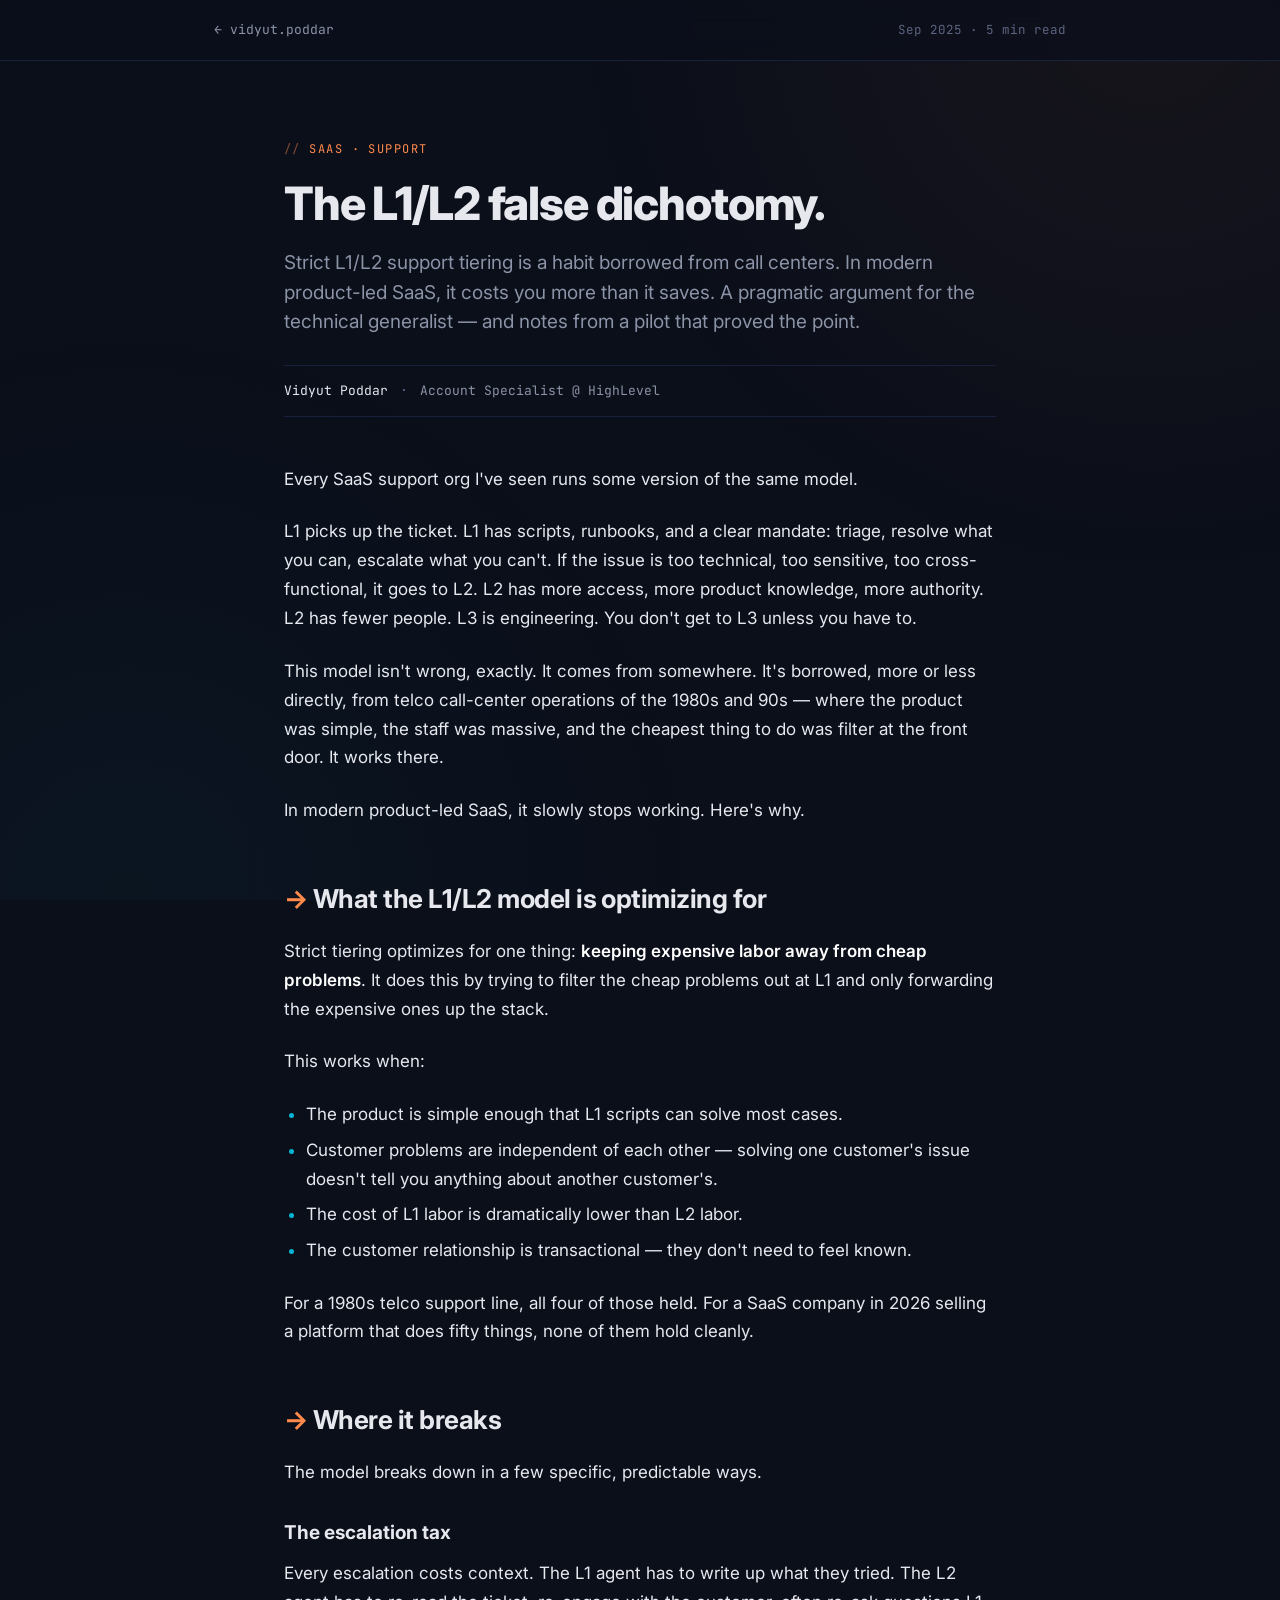
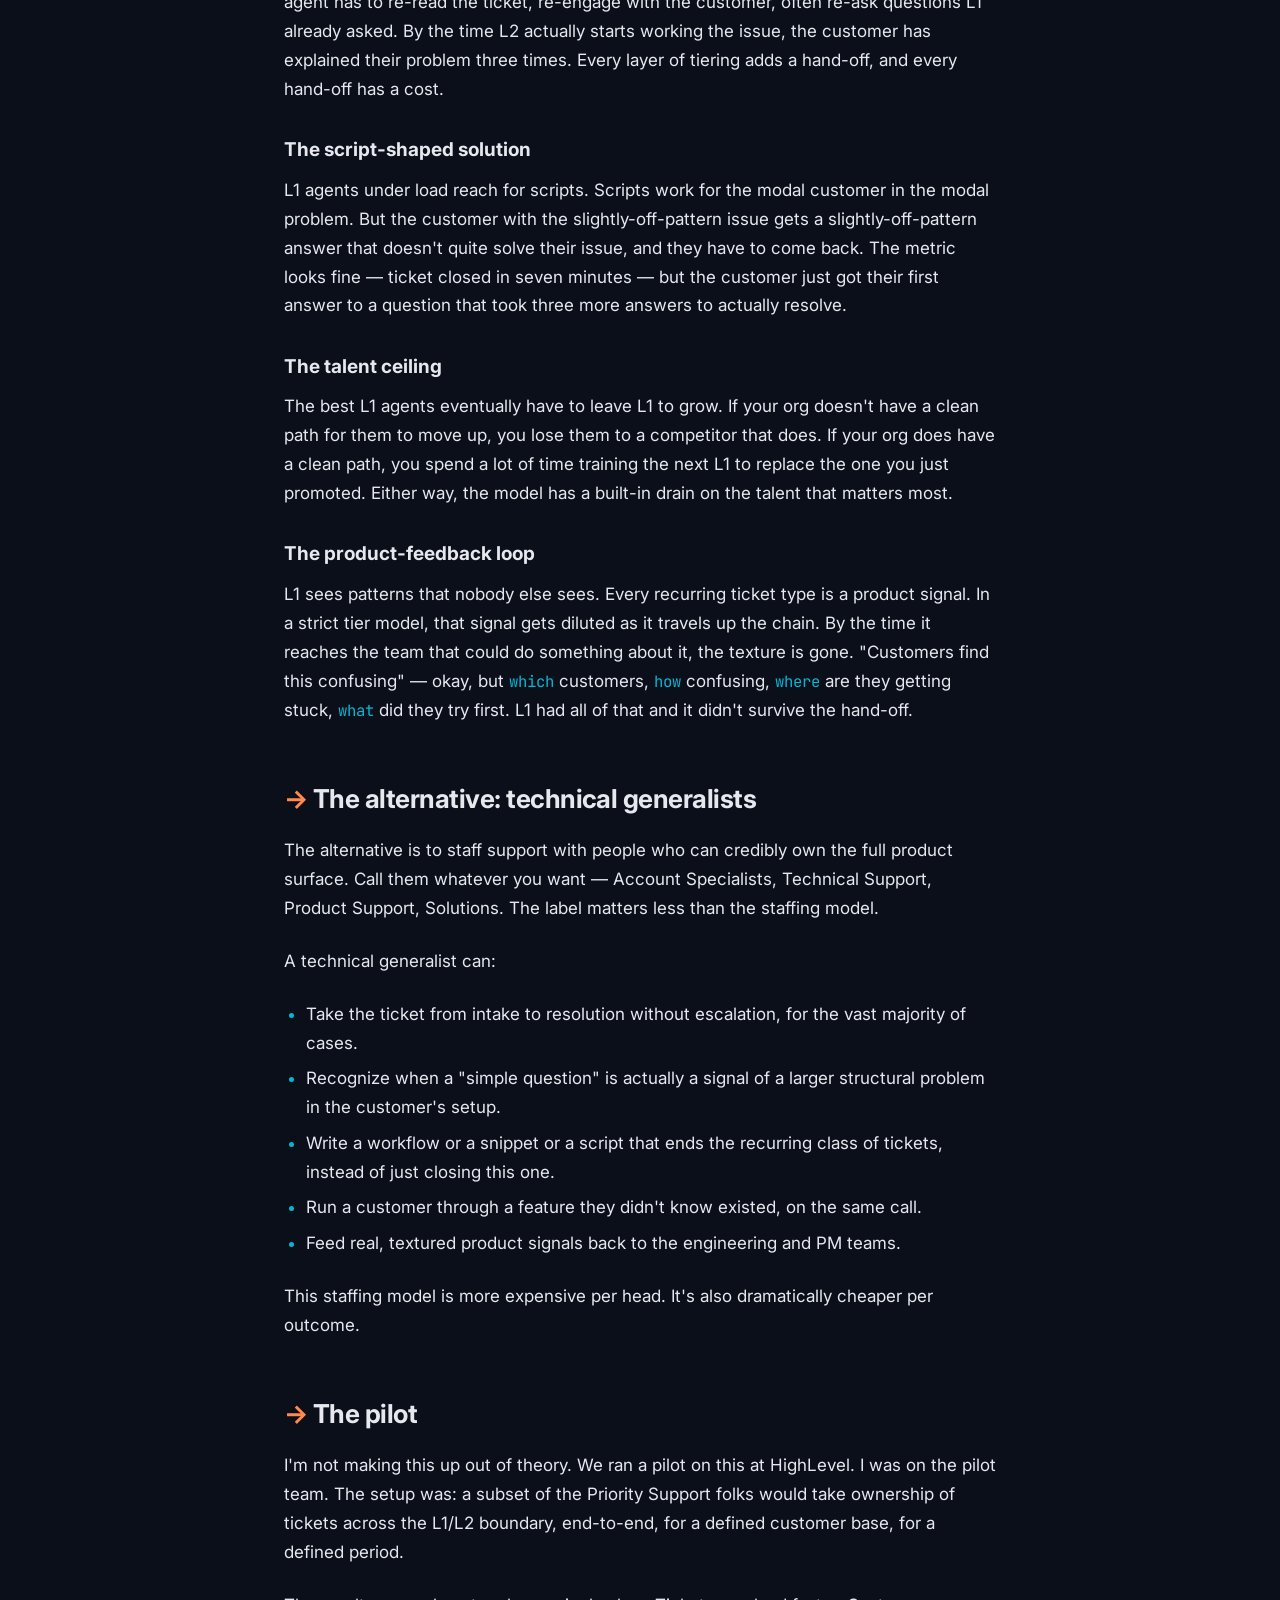
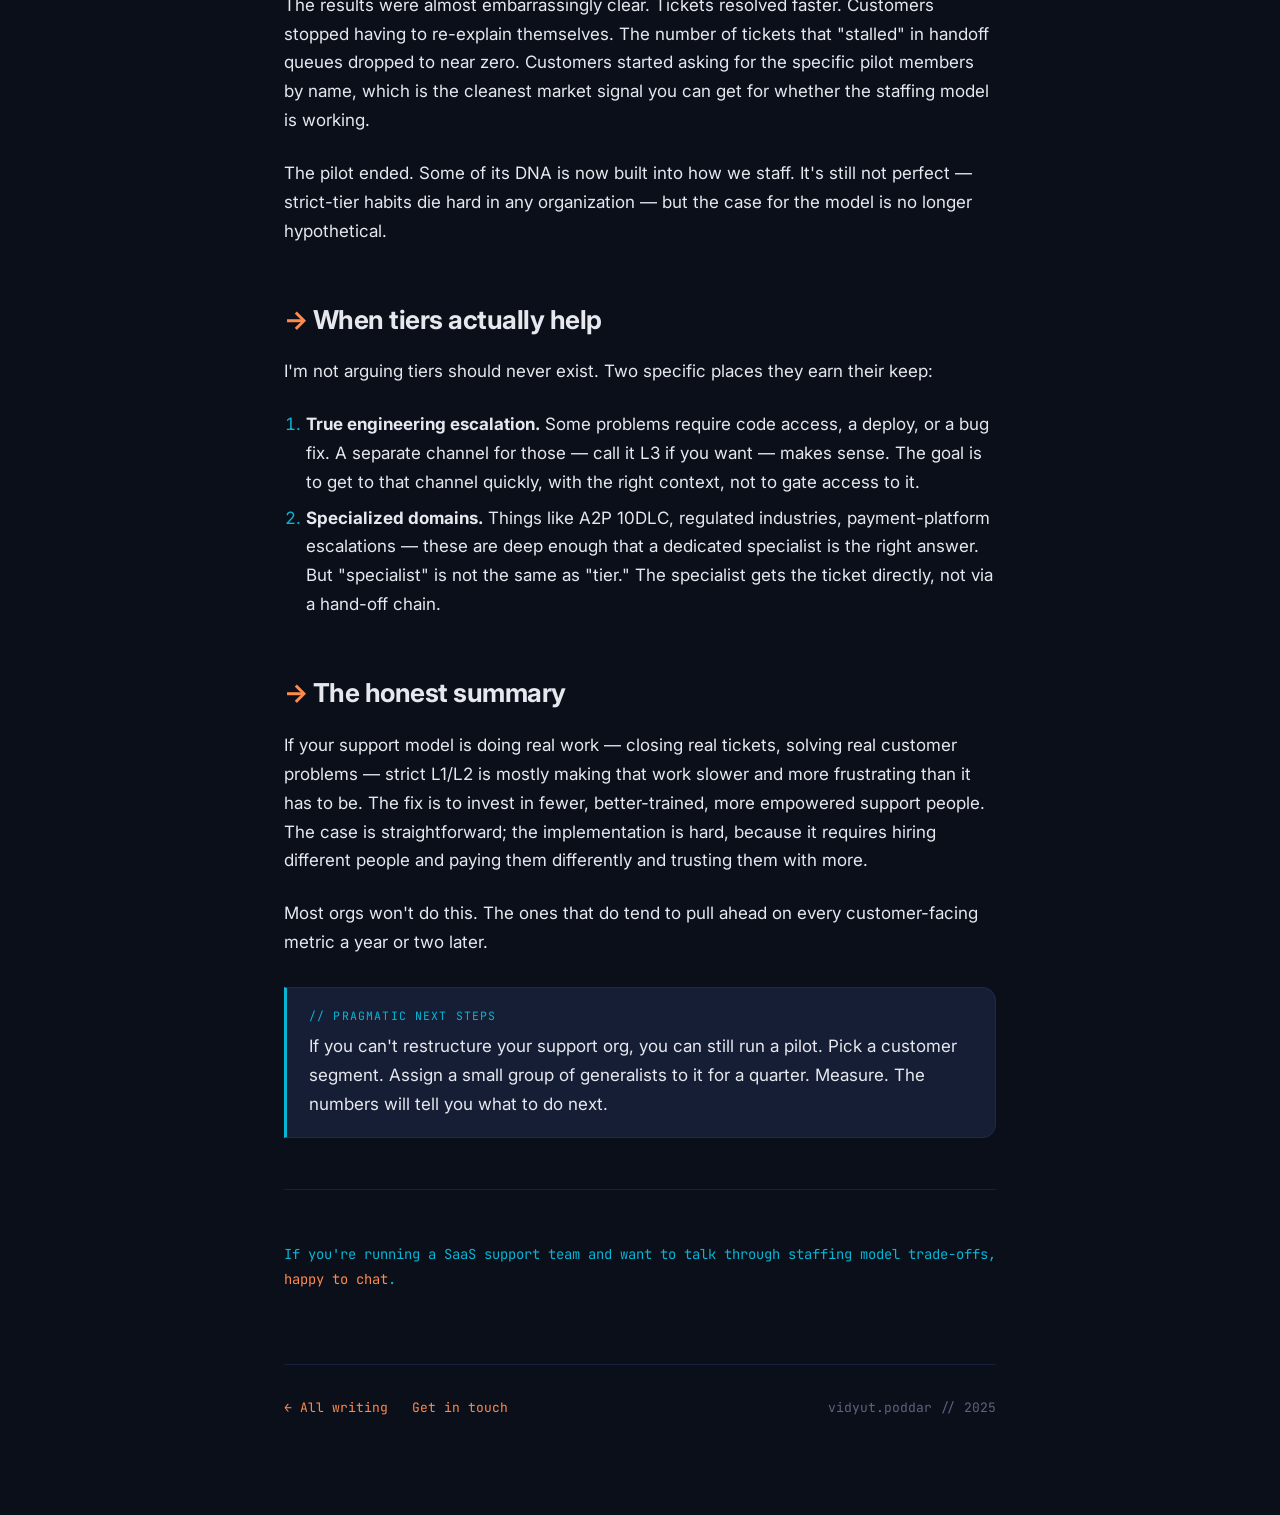
<file: posts/post-l1l2.html>
<!doctype html>
<html lang="en" data-theme="dark">
<head>
  <meta charset="utf-8" />
  <meta name="viewport" content="width=device-width,initial-scale=1" />
  <title>The L1/L2 false dichotomy — Vidyut Poddar</title>
  <meta name="description" content="The strict L1/L2 support model is a habit borrowed from call centers. In product-led SaaS, it costs you more than it saves. A pragmatic case for the technical generalist." />
  <link rel="preconnect" href="https://fonts.googleapis.com" />
  <link rel="preconnect" href="https://fonts.gstatic.com" crossorigin />
  <link href="https://fonts.googleapis.com/css2?family=JetBrains+Mono:wght@400;500;600;700&family=Inter:wght@300;400;500;600;700;800&display=swap" rel="stylesheet" />
  <link rel="stylesheet" href="blog.css" />
</head>
<body>

  <nav class="post-nav">
    <div class="container">
      <a class="back" href="../index.html">← vidyut.poddar</a>
      <div class="meta">Sep 2025 · 5 min read</div>
    </div>
  </nav>

  <article>
    <div class="container">
      <div class="post-tag">SaaS · Support</div>
      <h1 class="post-title">The L1/L2 false dichotomy.</h1>
      <p class="post-deck">Strict L1/L2 support tiering is a habit borrowed from call centers. In modern product-led SaaS, it costs you more than it saves. A pragmatic argument for the technical generalist — and notes from a pilot that proved the point.</p>

      <div class="post-byline">
        <span class="author">Vidyut Poddar</span>
        <span class="dot">·</span>
        <span>Account Specialist @ HighLevel</span>
      </div>

      <div class="post-body">

        <p>Every SaaS support org I've seen runs some version of the same model.</p>

        <p>L1 picks up the ticket. L1 has scripts, runbooks, and a clear mandate: triage, resolve what you can, escalate what you can't. If the issue is too technical, too sensitive, too cross-functional, it goes to L2. L2 has more access, more product knowledge, more authority. L2 has fewer people. L3 is engineering. You don't get to L3 unless you have to.</p>

        <p>This model isn't wrong, exactly. It comes from somewhere. It's borrowed, more or less directly, from telco call-center operations of the 1980s and 90s — where the product was simple, the staff was massive, and the cheapest thing to do was filter at the front door. It works there.</p>

        <p>In modern product-led SaaS, it slowly stops working. Here's why.</p>

        <h2>What the L1/L2 model is optimizing for</h2>

        <p>Strict tiering optimizes for one thing: <strong>keeping expensive labor away from cheap problems</strong>. It does this by trying to filter the cheap problems out at L1 and only forwarding the expensive ones up the stack.</p>

        <p>This works when:</p>
        <ul>
          <li>The product is simple enough that L1 scripts can solve most cases.</li>
          <li>Customer problems are independent of each other — solving one customer's issue doesn't tell you anything about another customer's.</li>
          <li>The cost of L1 labor is dramatically lower than L2 labor.</li>
          <li>The customer relationship is transactional — they don't need to feel known.</li>
        </ul>

        <p>For a 1980s telco support line, all four of those held. For a SaaS company in 2026 selling a platform that does fifty things, none of them hold cleanly.</p>

        <h2>Where it breaks</h2>

        <p>The model breaks down in a few specific, predictable ways.</p>

        <h3>The escalation tax</h3>
        <p>Every escalation costs context. The L1 agent has to write up what they tried. The L2 agent has to re-read the ticket, re-engage with the customer, often re-ask questions L1 already asked. By the time L2 actually starts working the issue, the customer has explained their problem three times. Every layer of tiering adds a hand-off, and every hand-off has a cost.</p>

        <h3>The script-shaped solution</h3>
        <p>L1 agents under load reach for scripts. Scripts work for the modal customer in the modal problem. But the customer with the slightly-off-pattern issue gets a slightly-off-pattern answer that doesn't quite solve their issue, and they have to come back. The metric looks fine — ticket closed in seven minutes — but the customer just got their first answer to a question that took three more answers to actually resolve.</p>

        <h3>The talent ceiling</h3>
        <p>The best L1 agents eventually have to leave L1 to grow. If your org doesn't have a clean path for them to move up, you lose them to a competitor that does. If your org does have a clean path, you spend a lot of time training the next L1 to replace the one you just promoted. Either way, the model has a built-in drain on the talent that matters most.</p>

        <h3>The product-feedback loop</h3>
        <p>L1 sees patterns that nobody else sees. Every recurring ticket type is a product signal. In a strict tier model, that signal gets diluted as it travels up the chain. By the time it reaches the team that could do something about it, the texture is gone. "Customers find this confusing" — okay, but <em>which</em> customers, <em>how</em> confusing, <em>where</em> are they getting stuck, <em>what</em> did they try first. L1 had all of that and it didn't survive the hand-off.</p>

        <h2>The alternative: technical generalists</h2>

        <p>The alternative is to staff support with people who can credibly own the full product surface. Call them whatever you want — Account Specialists, Technical Support, Product Support, Solutions. The label matters less than the staffing model.</p>

        <p>A technical generalist can:</p>
        <ul>
          <li>Take the ticket from intake to resolution without escalation, for the vast majority of cases.</li>
          <li>Recognize when a "simple question" is actually a signal of a larger structural problem in the customer's setup.</li>
          <li>Write a workflow or a snippet or a script that ends the recurring class of tickets, instead of just closing this one.</li>
          <li>Run a customer through a feature they didn't know existed, on the same call.</li>
          <li>Feed real, textured product signals back to the engineering and PM teams.</li>
        </ul>

        <p>This staffing model is more expensive per head. It's also dramatically cheaper per outcome.</p>

        <h2>The pilot</h2>

        <p>I'm not making this up out of theory. We ran a pilot on this at HighLevel. I was on the pilot team. The setup was: a subset of the Priority Support folks would take ownership of tickets across the L1/L2 boundary, end-to-end, for a defined customer base, for a defined period.</p>

        <p>The results were almost embarrassingly clear. Tickets resolved faster. Customers stopped having to re-explain themselves. The number of tickets that "stalled" in handoff queues dropped to near zero. Customers started asking for the specific pilot members by name, which is the cleanest market signal you can get for whether the staffing model is working.</p>

        <p>The pilot ended. Some of its DNA is now built into how we staff. It's still not perfect — strict-tier habits die hard in any organization — but the case for the model is no longer hypothetical.</p>

        <h2>When tiers actually help</h2>

        <p>I'm not arguing tiers should never exist. Two specific places they earn their keep:</p>

        <ol>
          <li><strong>True engineering escalation.</strong> Some problems require code access, a deploy, or a bug fix. A separate channel for those — call it L3 if you want — makes sense. The goal is to get to that channel quickly, with the right context, not to gate access to it.</li>
          <li><strong>Specialized domains.</strong> Things like A2P 10DLC, regulated industries, payment-platform escalations — these are deep enough that a dedicated specialist is the right answer. But "specialist" is not the same as "tier." The specialist gets the ticket directly, not via a hand-off chain.</li>
        </ol>

        <h2>The honest summary</h2>

        <p>If your support model is doing real work — closing real tickets, solving real customer problems — strict L1/L2 is mostly making that work slower and more frustrating than it has to be. The fix is to invest in fewer, better-trained, more empowered support people. The case is straightforward; the implementation is hard, because it requires hiring different people and paying them differently and trusting them with more.</p>

        <p>Most orgs won't do this. The ones that do tend to pull ahead on every customer-facing metric a year or two later.</p>

        <div class="callout">
          <div class="callout-label">// pragmatic next steps</div>
          <p style="margin:0">If you can't restructure your support org, you can still run a pilot. Pick a customer segment. Assign a small group of generalists to it for a quarter. Measure. The numbers will tell you what to do next.</p>
        </div>

        <hr class="post-divider" />

        <p style="color:var(--muted); font-size:15px;"><em>If you're running a SaaS support team and want to talk through staffing model trade-offs, <a href="../index.html#contact">happy to chat</a>.</em></p>

        <div class="post-footer">
          <a href="../index.html#notes">← All writing</a>
          <a href="../index.html#contact">Get in touch</a>
          <span class="signoff">vidyut.poddar // 2025</span>
        </div>
      </div>
    </div>
  </article>
</body>
</html>
</file>
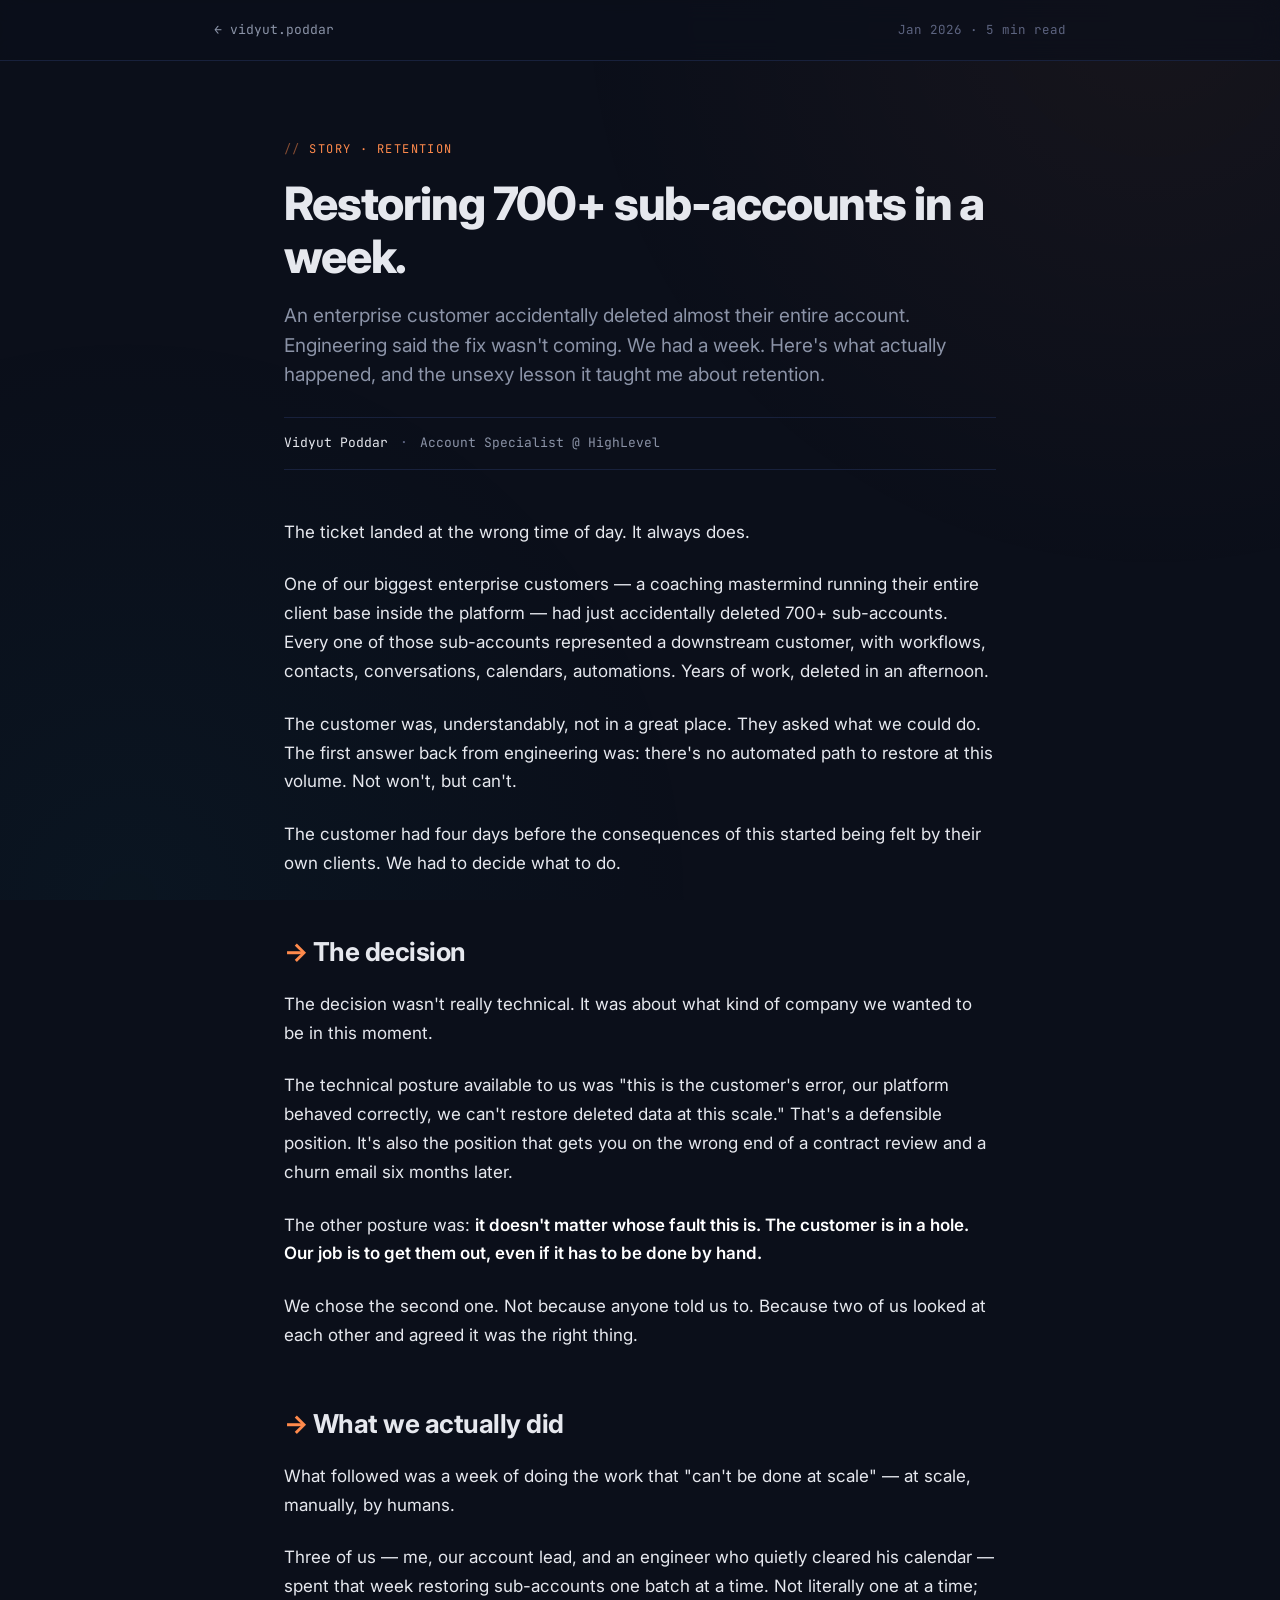
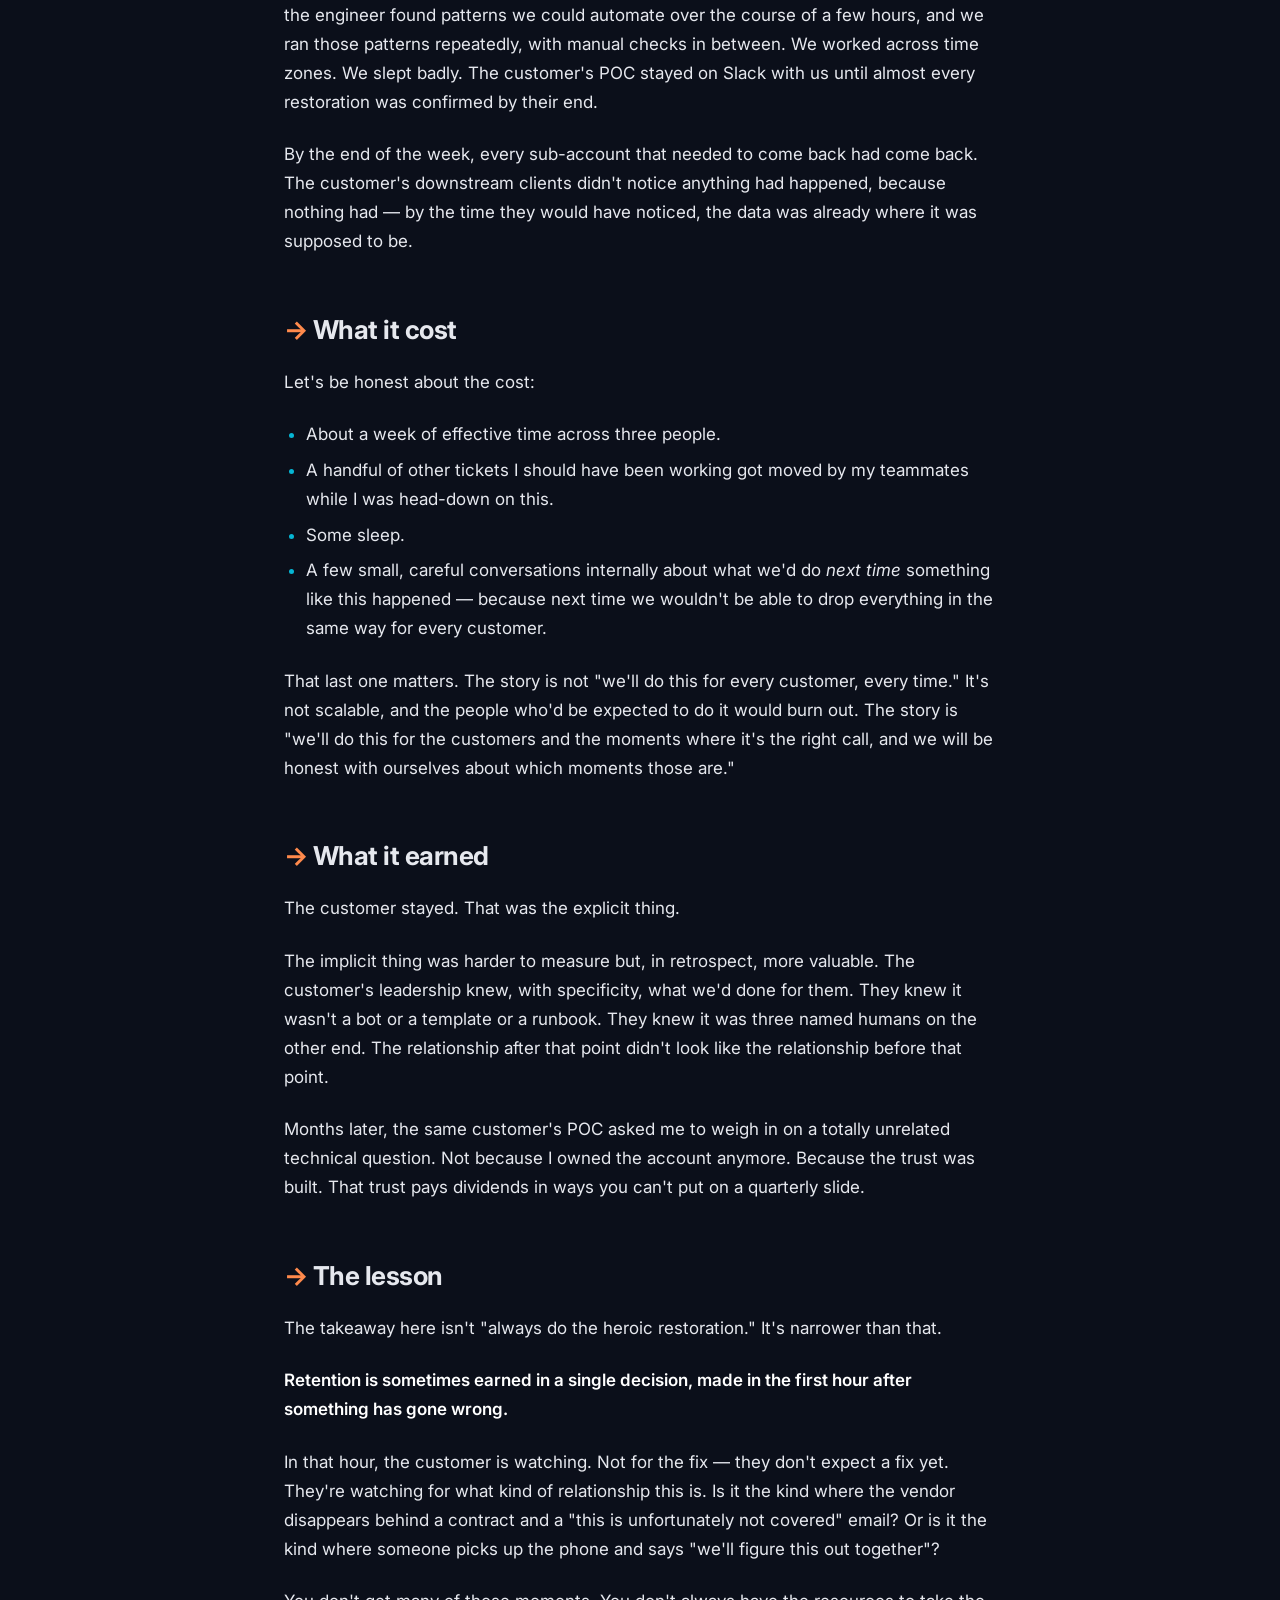
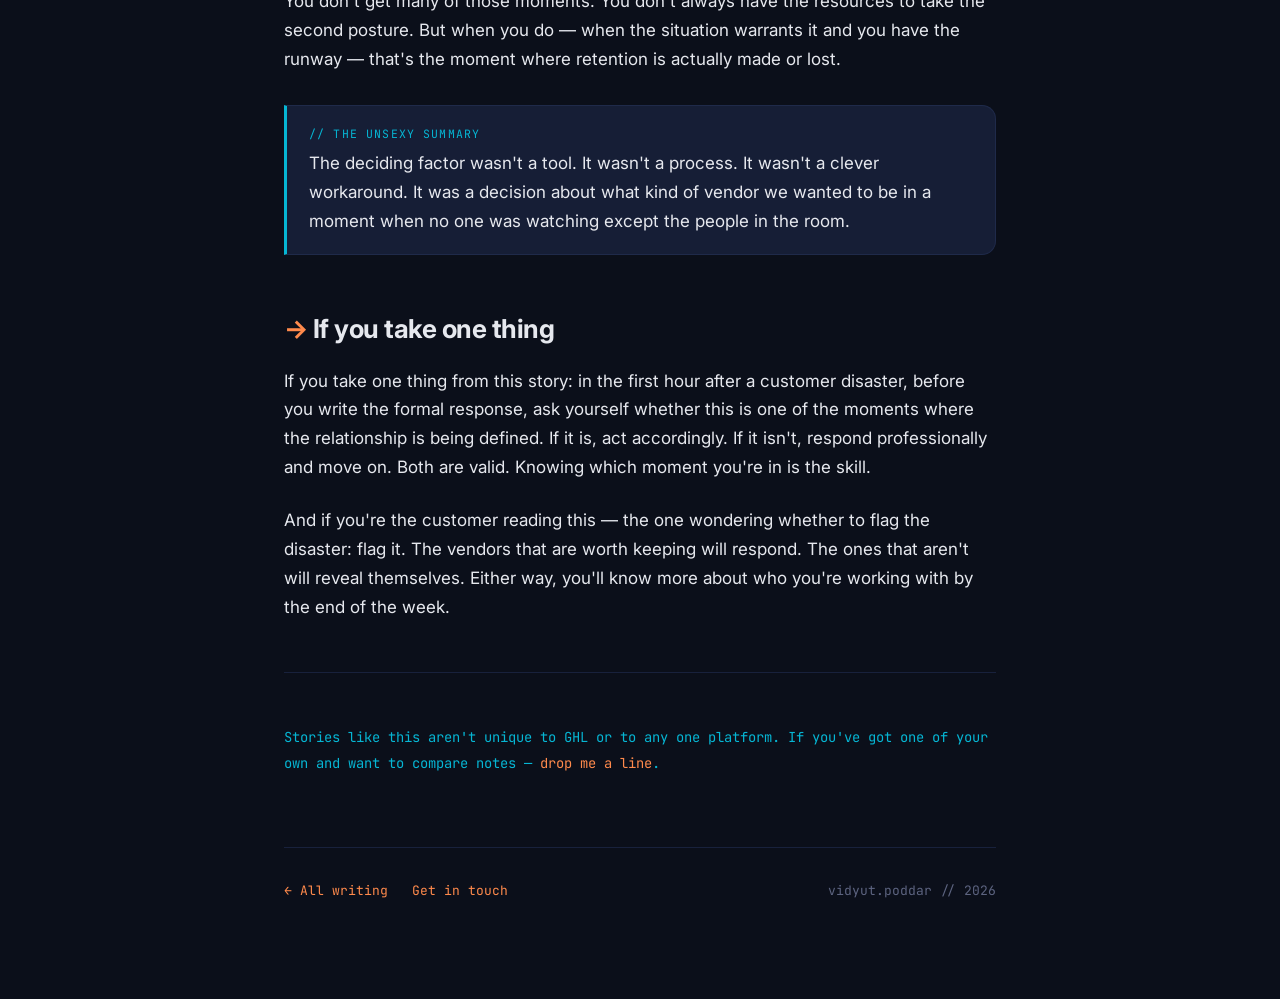
<file: posts/post-mastermind.html>
<!doctype html>
<html lang="en" data-theme="dark">
<head>
  <meta charset="utf-8" />
  <meta name="viewport" content="width=device-width,initial-scale=1" />
  <title>Restoring 700+ sub-accounts in a week — Vidyut Poddar</title>
  <meta name="description" content="An enterprise customer accidentally deleted everything. Engineering said the fix wasn't coming. We had a week. What we did, what it cost, and what it actually taught me about retention." />
  <link rel="preconnect" href="https://fonts.googleapis.com" />
  <link rel="preconnect" href="https://fonts.gstatic.com" crossorigin />
  <link href="https://fonts.googleapis.com/css2?family=JetBrains+Mono:wght@400;500;600;700&family=Inter:wght@300;400;500;600;700;800&display=swap" rel="stylesheet" />
  <link rel="stylesheet" href="blog.css" />
</head>
<body>

  <nav class="post-nav">
    <div class="container">
      <a class="back" href="../index.html">← vidyut.poddar</a>
      <div class="meta">Jan 2026 · 5 min read</div>
    </div>
  </nav>

  <article>
    <div class="container">
      <div class="post-tag">Story · Retention</div>
      <h1 class="post-title">Restoring 700+ sub-accounts in a week.</h1>
      <p class="post-deck">An enterprise customer accidentally deleted almost their entire account. Engineering said the fix wasn't coming. We had a week. Here's what actually happened, and the unsexy lesson it taught me about retention.</p>

      <div class="post-byline">
        <span class="author">Vidyut Poddar</span>
        <span class="dot">·</span>
        <span>Account Specialist @ HighLevel</span>
      </div>

      <div class="post-body">

        <p>The ticket landed at the wrong time of day. It always does.</p>

        <p>One of our biggest enterprise customers — a coaching mastermind running their entire client base inside the platform — had just accidentally deleted 700+ sub-accounts. Every one of those sub-accounts represented a downstream customer, with workflows, contacts, conversations, calendars, automations. Years of work, deleted in an afternoon.</p>

        <p>The customer was, understandably, not in a great place. They asked what we could do. The first answer back from engineering was: there's no automated path to restore at this volume. Not won't, but can't.</p>

        <p>The customer had four days before the consequences of this started being felt by their own clients. We had to decide what to do.</p>

        <h2>The decision</h2>

        <p>The decision wasn't really technical. It was about what kind of company we wanted to be in this moment.</p>

        <p>The technical posture available to us was "this is the customer's error, our platform behaved correctly, we can't restore deleted data at this scale." That's a defensible position. It's also the position that gets you on the wrong end of a contract review and a churn email six months later.</p>

        <p>The other posture was: <strong>it doesn't matter whose fault this is. The customer is in a hole. Our job is to get them out, even if it has to be done by hand.</strong></p>

        <p>We chose the second one. Not because anyone told us to. Because two of us looked at each other and agreed it was the right thing.</p>

        <h2>What we actually did</h2>

        <p>What followed was a week of doing the work that "can't be done at scale" — at scale, manually, by humans.</p>

        <p>Three of us — me, our account lead, and an engineer who quietly cleared his calendar — spent that week restoring sub-accounts one batch at a time. Not literally one at a time; the engineer found patterns we could automate over the course of a few hours, and we ran those patterns repeatedly, with manual checks in between. We worked across time zones. We slept badly. The customer's POC stayed on Slack with us until almost every restoration was confirmed by their end.</p>

        <p>By the end of the week, every sub-account that needed to come back had come back. The customer's downstream clients didn't notice anything had happened, because nothing had — by the time they would have noticed, the data was already where it was supposed to be.</p>

        <h2>What it cost</h2>

        <p>Let's be honest about the cost:</p>

        <ul>
          <li>About a week of effective time across three people.</li>
          <li>A handful of other tickets I should have been working got moved by my teammates while I was head-down on this.</li>
          <li>Some sleep.</li>
          <li>A few small, careful conversations internally about what we'd do <em>next time</em> something like this happened — because next time we wouldn't be able to drop everything in the same way for every customer.</li>
        </ul>

        <p>That last one matters. The story is not "we'll do this for every customer, every time." It's not scalable, and the people who'd be expected to do it would burn out. The story is "we'll do this for the customers and the moments where it's the right call, and we will be honest with ourselves about which moments those are."</p>

        <h2>What it earned</h2>

        <p>The customer stayed. That was the explicit thing.</p>

        <p>The implicit thing was harder to measure but, in retrospect, more valuable. The customer's leadership knew, with specificity, what we'd done for them. They knew it wasn't a bot or a template or a runbook. They knew it was three named humans on the other end. The relationship after that point didn't look like the relationship before that point.</p>

        <p>Months later, the same customer's POC asked me to weigh in on a totally unrelated technical question. Not because I owned the account anymore. Because the trust was built. That trust pays dividends in ways you can't put on a quarterly slide.</p>

        <h2>The lesson</h2>

        <p>The takeaway here isn't "always do the heroic restoration." It's narrower than that.</p>

        <p><strong>Retention is sometimes earned in a single decision, made in the first hour after something has gone wrong.</strong></p>

        <p>In that hour, the customer is watching. Not for the fix — they don't expect a fix yet. They're watching for what kind of relationship this is. Is it the kind where the vendor disappears behind a contract and a "this is unfortunately not covered" email? Or is it the kind where someone picks up the phone and says "we'll figure this out together"?</p>

        <p>You don't get many of those moments. You don't always have the resources to take the second posture. But when you do — when the situation warrants it and you have the runway — that's the moment where retention is actually made or lost.</p>

        <div class="callout">
          <div class="callout-label">// the unsexy summary</div>
          <p style="margin:0">The deciding factor wasn't a tool. It wasn't a process. It wasn't a clever workaround. It was a decision about what kind of vendor we wanted to be in a moment when no one was watching except the people in the room.</p>
        </div>

        <h2>If you take one thing</h2>

        <p>If you take one thing from this story: in the first hour after a customer disaster, before you write the formal response, ask yourself whether this is one of the moments where the relationship is being defined. If it is, act accordingly. If it isn't, respond professionally and move on. Both are valid. Knowing which moment you're in is the skill.</p>

        <p>And if you're the customer reading this — the one wondering whether to flag the disaster: flag it. The vendors that are worth keeping will respond. The ones that aren't will reveal themselves. Either way, you'll know more about who you're working with by the end of the week.</p>

        <hr class="post-divider" />

        <p style="color:var(--muted); font-size:15px;"><em>Stories like this aren't unique to GHL or to any one platform. If you've got one of your own and want to compare notes — <a href="../index.html#contact">drop me a line</a>.</em></p>

        <div class="post-footer">
          <a href="../index.html#notes">← All writing</a>
          <a href="../index.html#contact">Get in touch</a>
          <span class="signoff">vidyut.poddar // 2026</span>
        </div>
      </div>
    </div>
  </article>
</body>
</html>
</file>
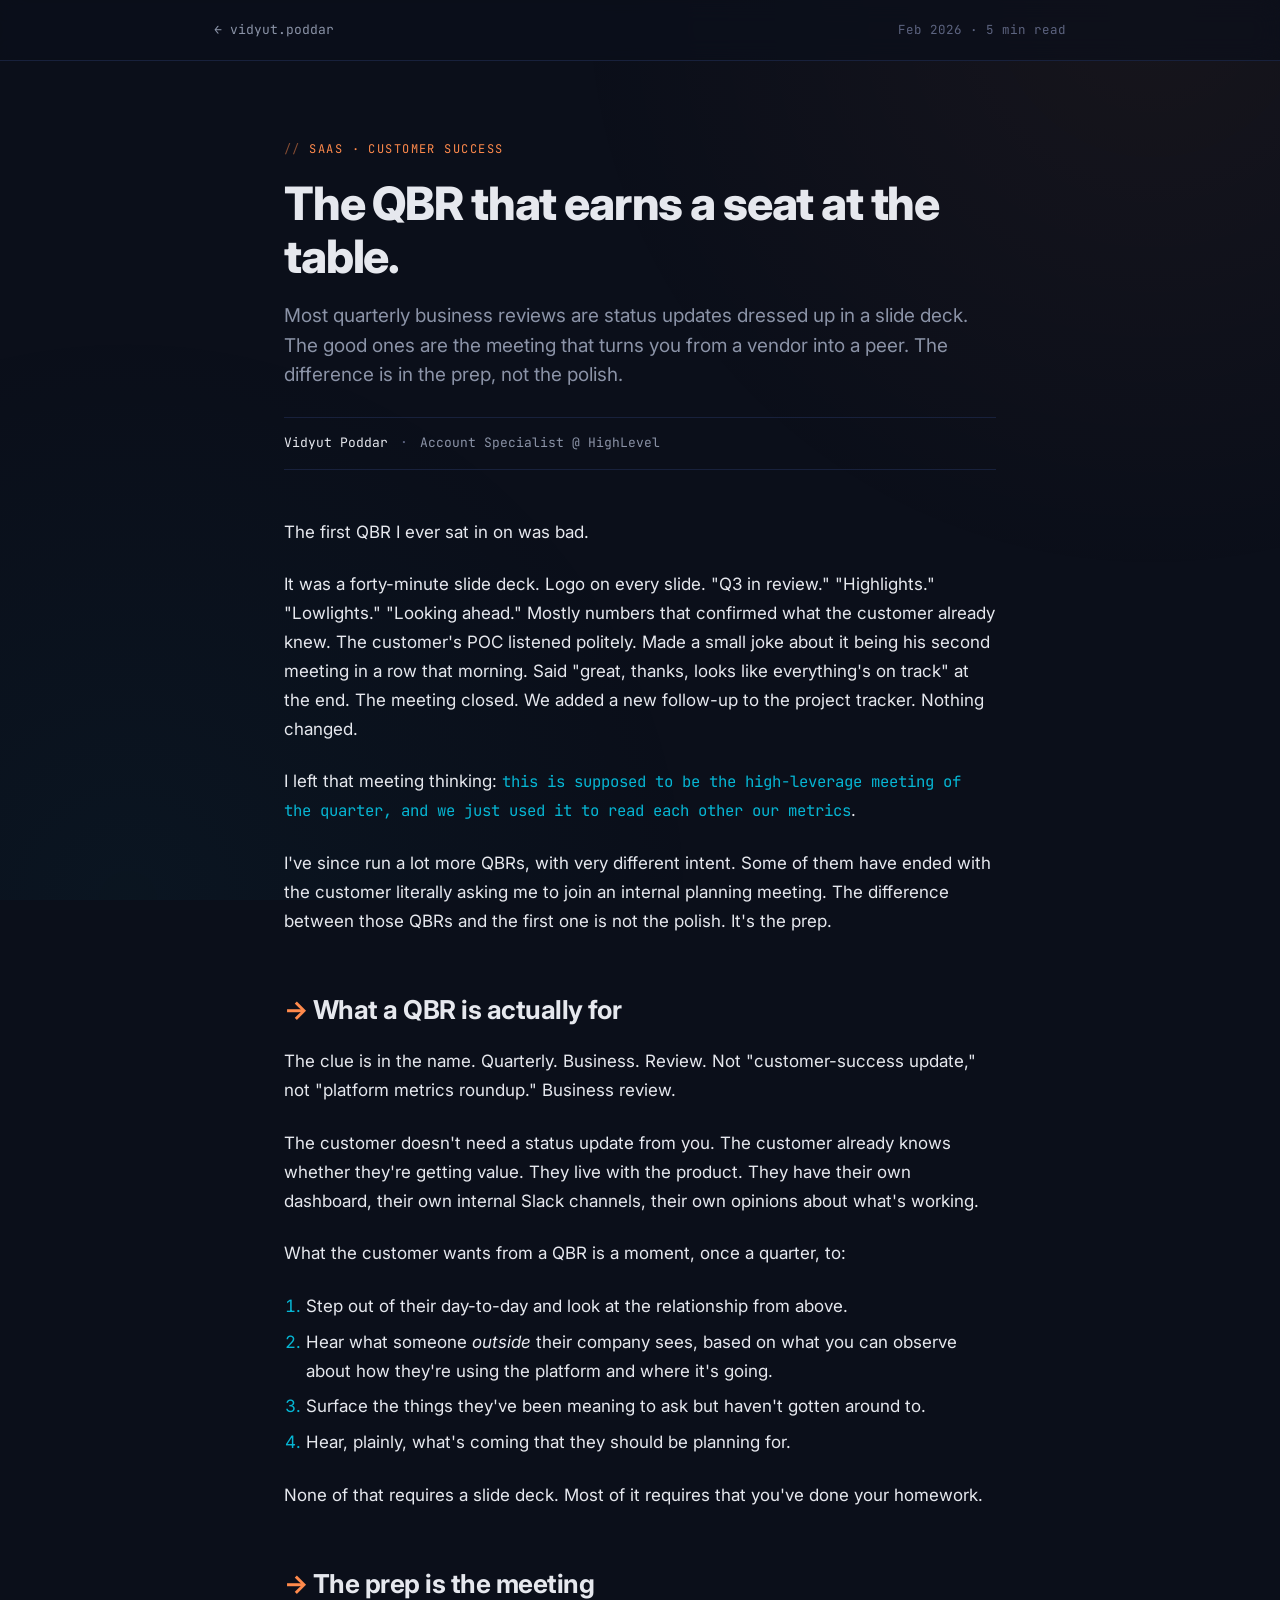
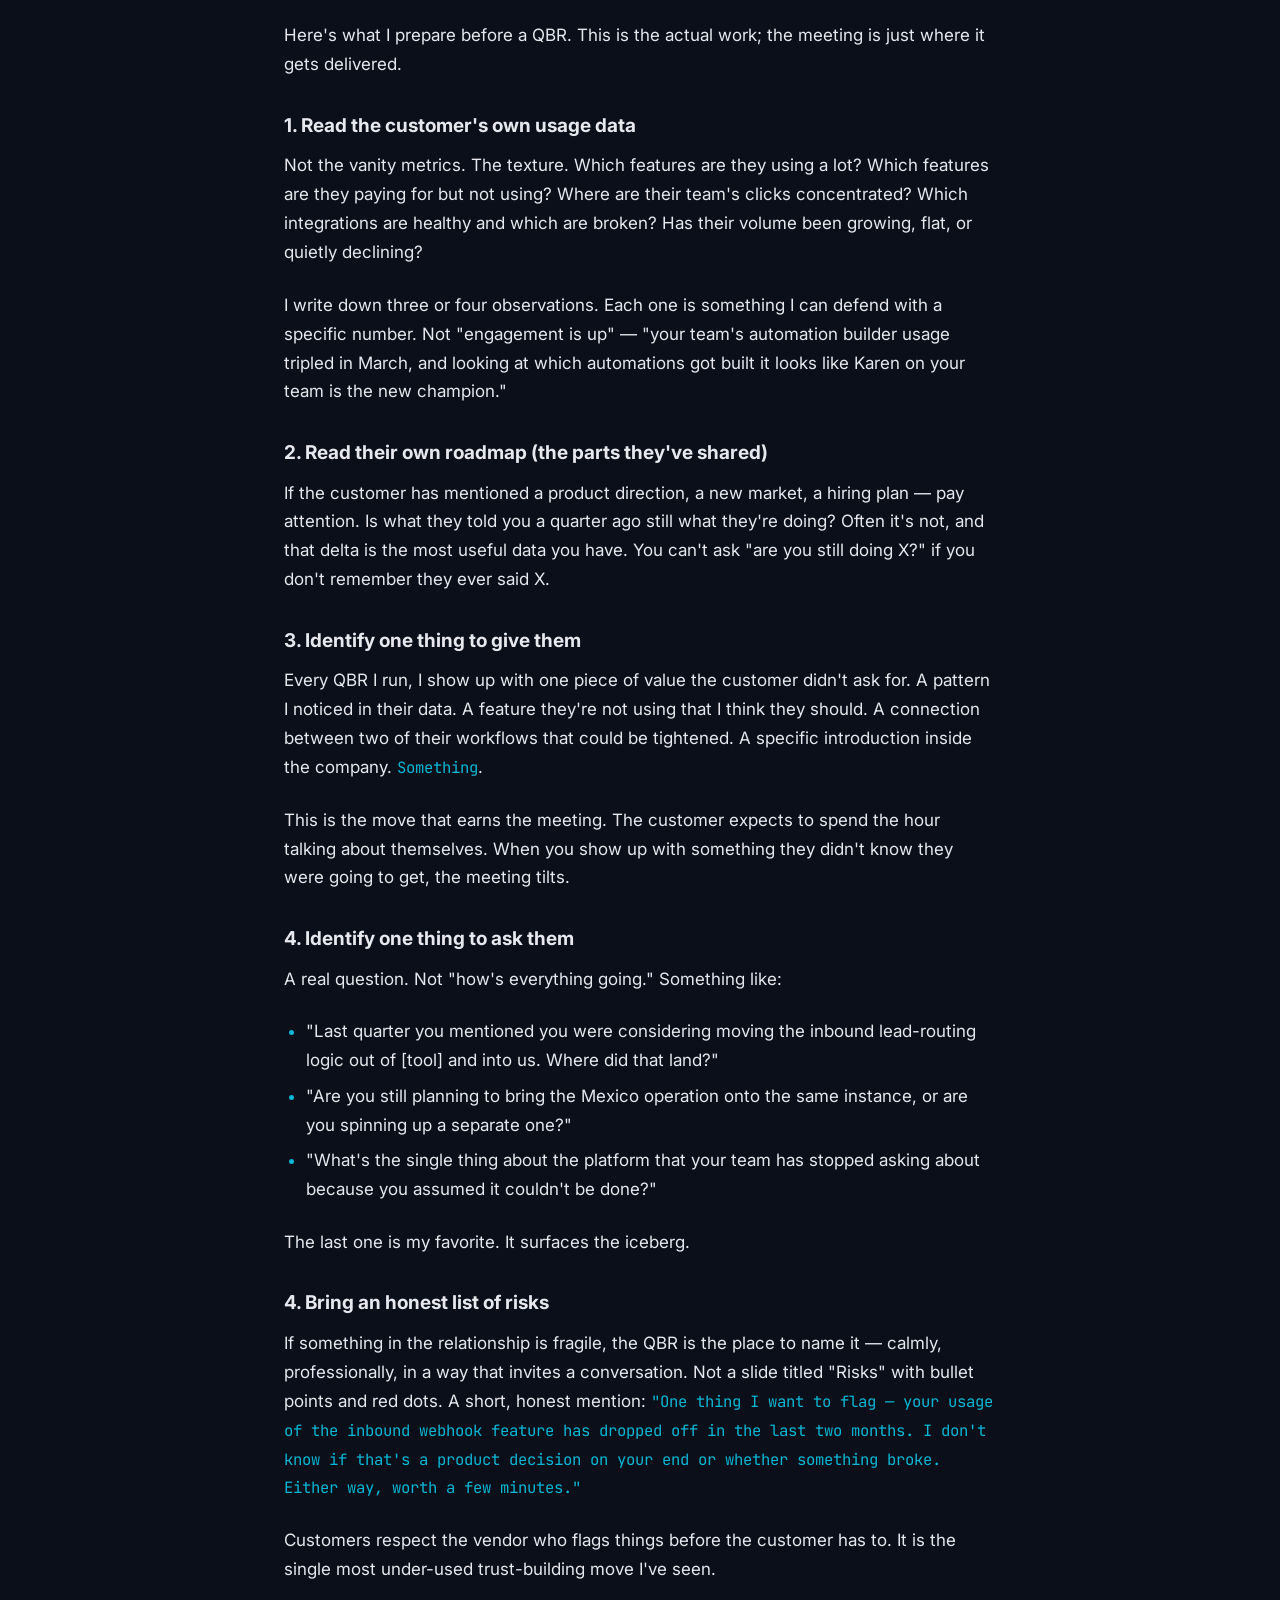
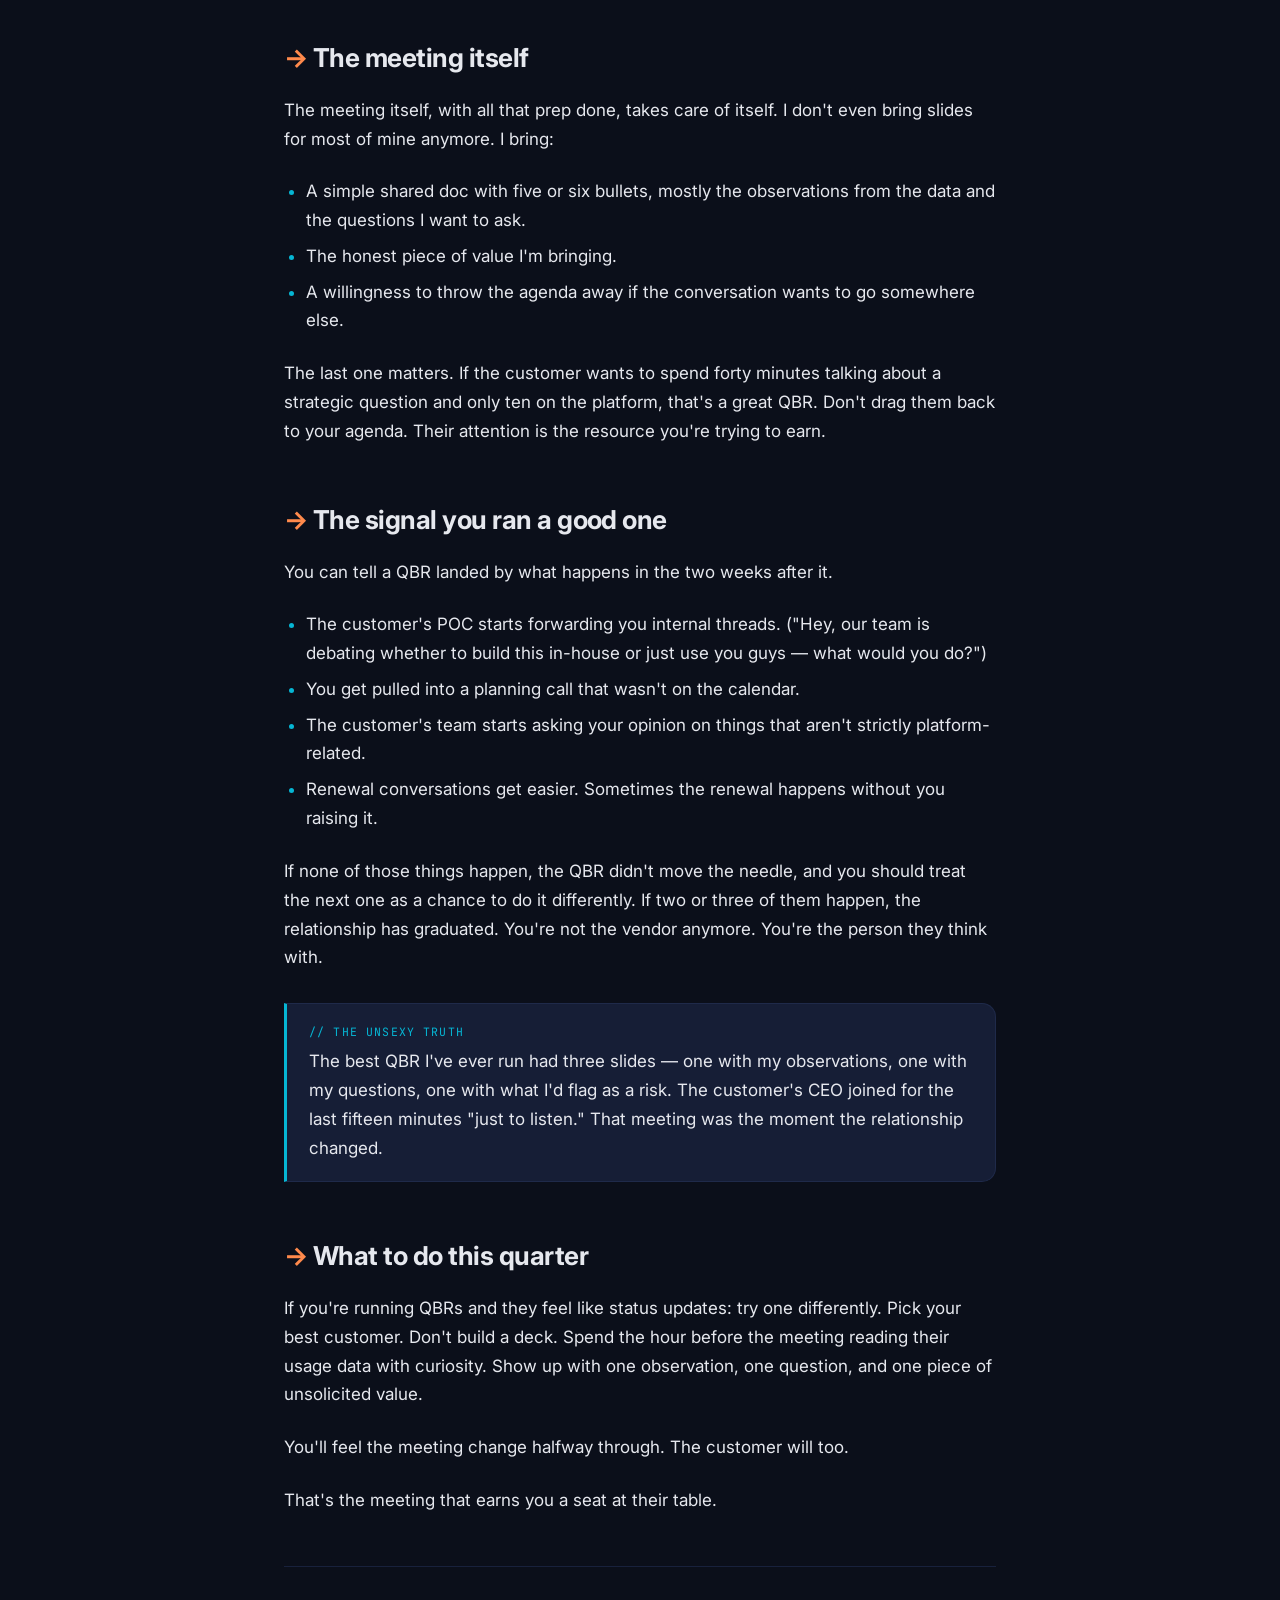
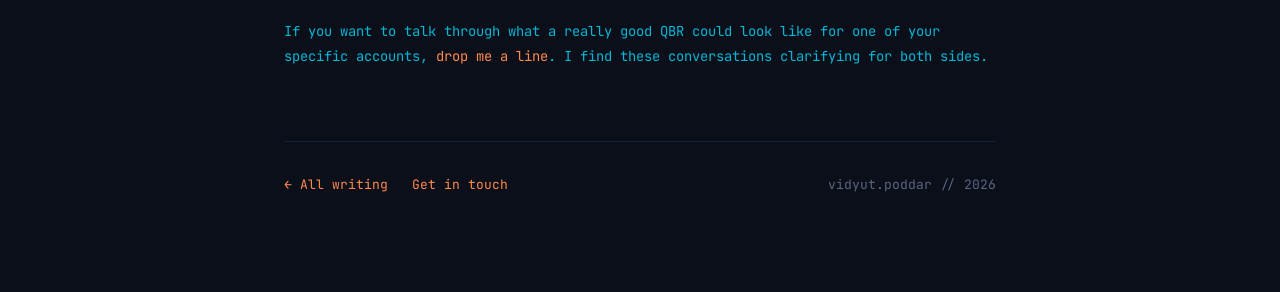
<file: posts/post-qbr.html>
<!doctype html>
<html lang="en" data-theme="dark">
<head>
  <meta charset="utf-8" />
  <meta name="viewport" content="width=device-width,initial-scale=1" />
  <title>The QBR that earns a seat at the table — Vidyut Poddar</title>
  <meta name="description" content="Most quarterly business reviews are status updates. The good ones are the moment the customer realizes you're a peer, not a vendor. How to design one that actually moves the relationship." />
  <link rel="preconnect" href="https://fonts.googleapis.com" />
  <link rel="preconnect" href="https://fonts.gstatic.com" crossorigin />
  <link href="https://fonts.googleapis.com/css2?family=JetBrains+Mono:wght@400;500;600;700&family=Inter:wght@300;400;500;600;700;800&display=swap" rel="stylesheet" />
  <link rel="stylesheet" href="blog.css" />
</head>
<body>

  <nav class="post-nav">
    <div class="container">
      <a class="back" href="../index.html">← vidyut.poddar</a>
      <div class="meta">Feb 2026 · 5 min read</div>
    </div>
  </nav>

  <article>
    <div class="container">
      <div class="post-tag">SaaS · Customer Success</div>
      <h1 class="post-title">The QBR that earns a seat at the table.</h1>
      <p class="post-deck">Most quarterly business reviews are status updates dressed up in a slide deck. The good ones are the meeting that turns you from a vendor into a peer. The difference is in the prep, not the polish.</p>

      <div class="post-byline">
        <span class="author">Vidyut Poddar</span>
        <span class="dot">·</span>
        <span>Account Specialist @ HighLevel</span>
      </div>

      <div class="post-body">

        <p>The first QBR I ever sat in on was bad.</p>

        <p>It was a forty-minute slide deck. Logo on every slide. "Q3 in review." "Highlights." "Lowlights." "Looking ahead." Mostly numbers that confirmed what the customer already knew. The customer's POC listened politely. Made a small joke about it being his second meeting in a row that morning. Said "great, thanks, looks like everything's on track" at the end. The meeting closed. We added a new follow-up to the project tracker. Nothing changed.</p>

        <p>I left that meeting thinking: <em>this is supposed to be the high-leverage meeting of the quarter, and we just used it to read each other our metrics</em>.</p>

        <p>I've since run a lot more QBRs, with very different intent. Some of them have ended with the customer literally asking me to join an internal planning meeting. The difference between those QBRs and the first one is not the polish. It's the prep.</p>

        <h2>What a QBR is actually for</h2>

        <p>The clue is in the name. Quarterly. Business. Review. Not "customer-success update," not "platform metrics roundup." Business review.</p>

        <p>The customer doesn't need a status update from you. The customer already knows whether they're getting value. They live with the product. They have their own dashboard, their own internal Slack channels, their own opinions about what's working.</p>

        <p>What the customer wants from a QBR is a moment, once a quarter, to:</p>
        <ol>
          <li>Step out of their day-to-day and look at the relationship from above.</li>
          <li>Hear what someone <em>outside</em> their company sees, based on what you can observe about how they're using the platform and where it's going.</li>
          <li>Surface the things they've been meaning to ask but haven't gotten around to.</li>
          <li>Hear, plainly, what's coming that they should be planning for.</li>
        </ol>

        <p>None of that requires a slide deck. Most of it requires that you've done your homework.</p>

        <h2>The prep is the meeting</h2>

        <p>Here's what I prepare before a QBR. This is the actual work; the meeting is just where it gets delivered.</p>

        <h3>1. Read the customer's own usage data</h3>
        <p>Not the vanity metrics. The texture. Which features are they using a lot? Which features are they paying for but not using? Where are their team's clicks concentrated? Which integrations are healthy and which are broken? Has their volume been growing, flat, or quietly declining?</p>

        <p>I write down three or four observations. Each one is something I can defend with a specific number. Not "engagement is up" — "your team's automation builder usage tripled in March, and looking at which automations got built it looks like Karen on your team is the new champion."</p>

        <h3>2. Read their own roadmap (the parts they've shared)</h3>
        <p>If the customer has mentioned a product direction, a new market, a hiring plan — pay attention. Is what they told you a quarter ago still what they're doing? Often it's not, and that delta is the most useful data you have. You can't ask "are you still doing X?" if you don't remember they ever said X.</p>

        <h3>3. Identify one thing to give them</h3>
        <p>Every QBR I run, I show up with one piece of value the customer didn't ask for. A pattern I noticed in their data. A feature they're not using that I think they should. A connection between two of their workflows that could be tightened. A specific introduction inside the company. <em>Something</em>.</p>

        <p>This is the move that earns the meeting. The customer expects to spend the hour talking about themselves. When you show up with something they didn't know they were going to get, the meeting tilts.</p>

        <h3>4. Identify one thing to ask them</h3>
        <p>A real question. Not "how's everything going." Something like:</p>
        <ul>
          <li>"Last quarter you mentioned you were considering moving the inbound lead-routing logic out of [tool] and into us. Where did that land?"</li>
          <li>"Are you still planning to bring the Mexico operation onto the same instance, or are you spinning up a separate one?"</li>
          <li>"What's the single thing about the platform that your team has stopped asking about because you assumed it couldn't be done?"</li>
        </ul>
        <p>The last one is my favorite. It surfaces the iceberg.</p>

        <h3>4. Bring an honest list of risks</h3>
        <p>If something in the relationship is fragile, the QBR is the place to name it — calmly, professionally, in a way that invites a conversation. Not a slide titled "Risks" with bullet points and red dots. A short, honest mention: <em>"One thing I want to flag — your usage of the inbound webhook feature has dropped off in the last two months. I don't know if that's a product decision on your end or whether something broke. Either way, worth a few minutes."</em></p>

        <p>Customers respect the vendor who flags things before the customer has to. It is the single most under-used trust-building move I've seen.</p>

        <h2>The meeting itself</h2>

        <p>The meeting itself, with all that prep done, takes care of itself. I don't even bring slides for most of mine anymore. I bring:</p>
        <ul>
          <li>A simple shared doc with five or six bullets, mostly the observations from the data and the questions I want to ask.</li>
          <li>The honest piece of value I'm bringing.</li>
          <li>A willingness to throw the agenda away if the conversation wants to go somewhere else.</li>
        </ul>

        <p>The last one matters. If the customer wants to spend forty minutes talking about a strategic question and only ten on the platform, that's a great QBR. Don't drag them back to your agenda. Their attention is the resource you're trying to earn.</p>

        <h2>The signal you ran a good one</h2>

        <p>You can tell a QBR landed by what happens in the two weeks after it.</p>

        <ul>
          <li>The customer's POC starts forwarding you internal threads. ("Hey, our team is debating whether to build this in-house or just use you guys — what would you do?")</li>
          <li>You get pulled into a planning call that wasn't on the calendar.</li>
          <li>The customer's team starts asking your opinion on things that aren't strictly platform-related.</li>
          <li>Renewal conversations get easier. Sometimes the renewal happens without you raising it.</li>
        </ul>

        <p>If none of those things happen, the QBR didn't move the needle, and you should treat the next one as a chance to do it differently. If two or three of them happen, the relationship has graduated. You're not the vendor anymore. You're the person they think with.</p>

        <div class="callout">
          <div class="callout-label">// the unsexy truth</div>
          <p style="margin:0">The best QBR I've ever run had three slides — one with my observations, one with my questions, one with what I'd flag as a risk. The customer's CEO joined for the last fifteen minutes "just to listen." That meeting was the moment the relationship changed.</p>
        </div>

        <h2>What to do this quarter</h2>

        <p>If you're running QBRs and they feel like status updates: try one differently. Pick your best customer. Don't build a deck. Spend the hour before the meeting reading their usage data with curiosity. Show up with one observation, one question, and one piece of unsolicited value.</p>

        <p>You'll feel the meeting change halfway through. The customer will too.</p>

        <p>That's the meeting that earns you a seat at their table.</p>

        <hr class="post-divider" />

        <p style="color:var(--muted); font-size:15px;"><em>If you want to talk through what a really good QBR could look like for one of your specific accounts, <a href="../index.html#contact">drop me a line</a>. I find these conversations clarifying for both sides.</em></p>

        <div class="post-footer">
          <a href="../index.html#notes">← All writing</a>
          <a href="../index.html#contact">Get in touch</a>
          <span class="signoff">vidyut.poddar // 2026</span>
        </div>
      </div>
    </div>
  </article>
</body>
</html>
</file>
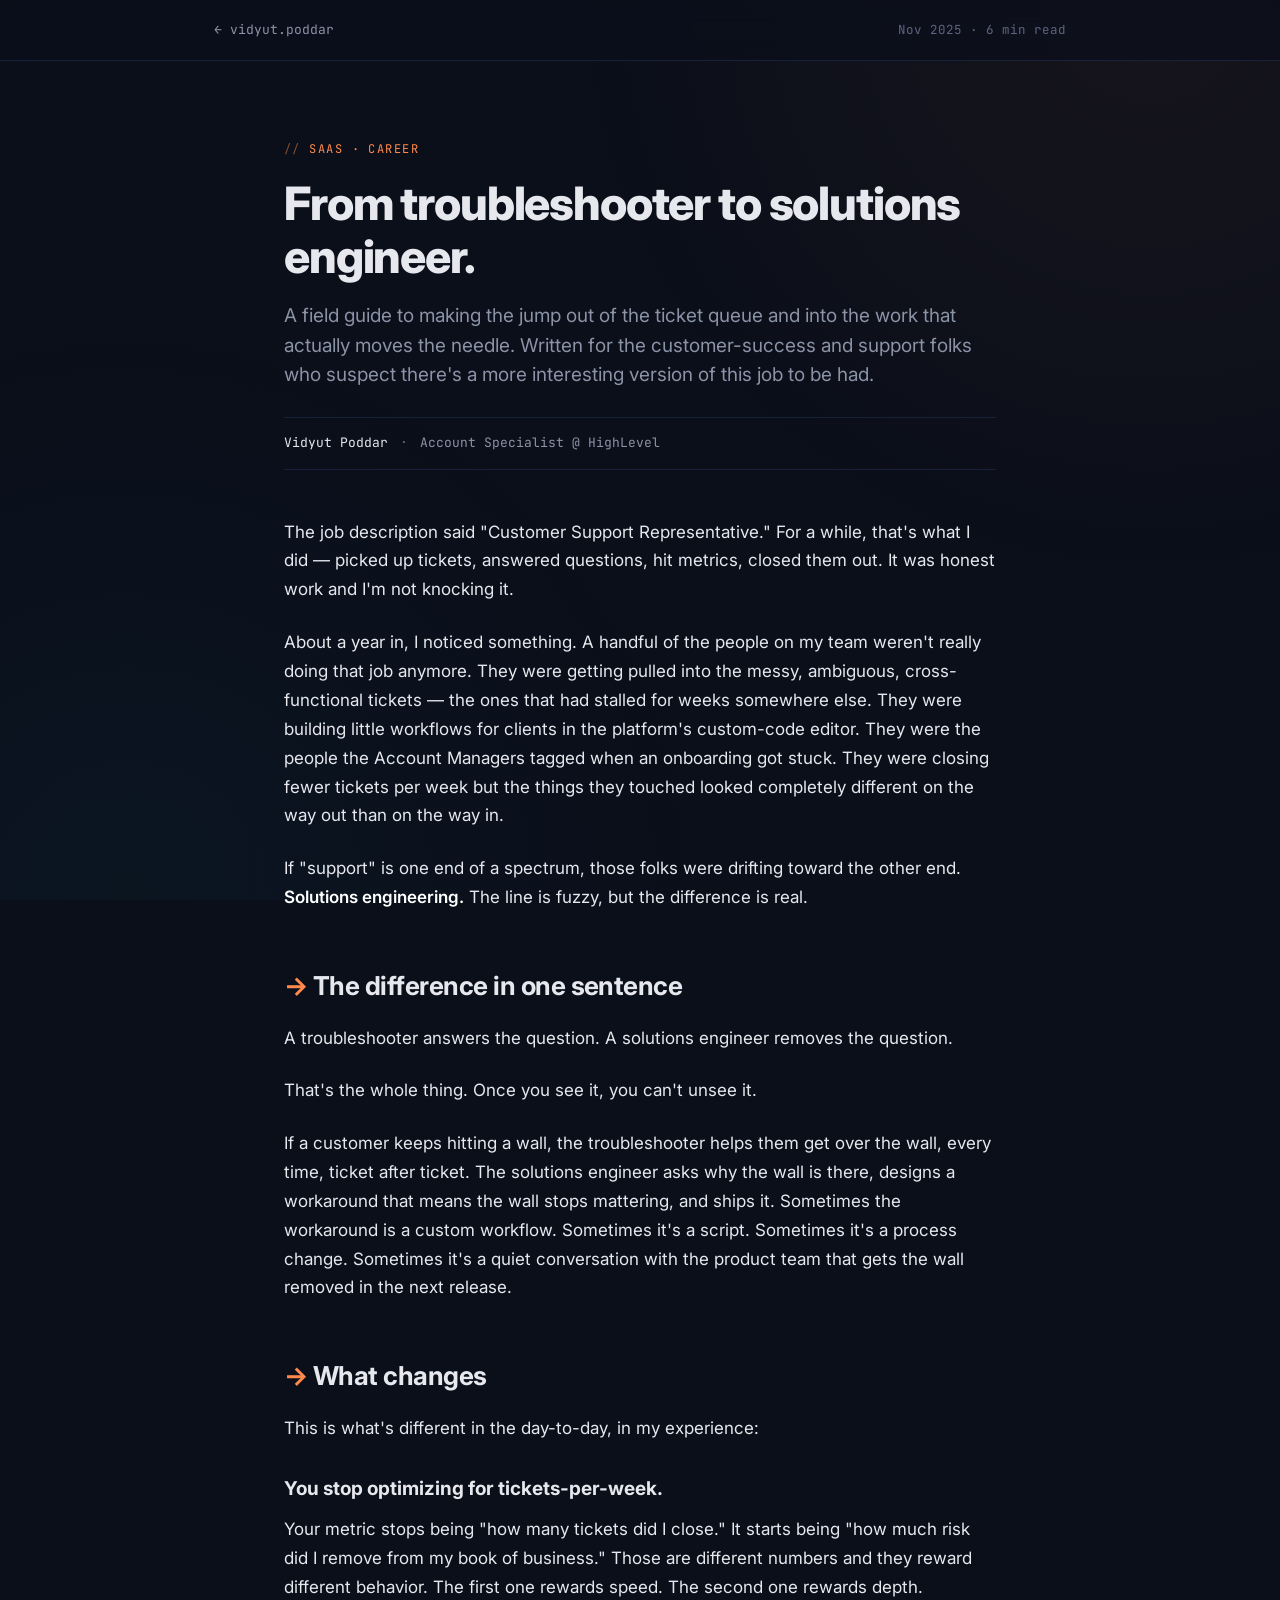
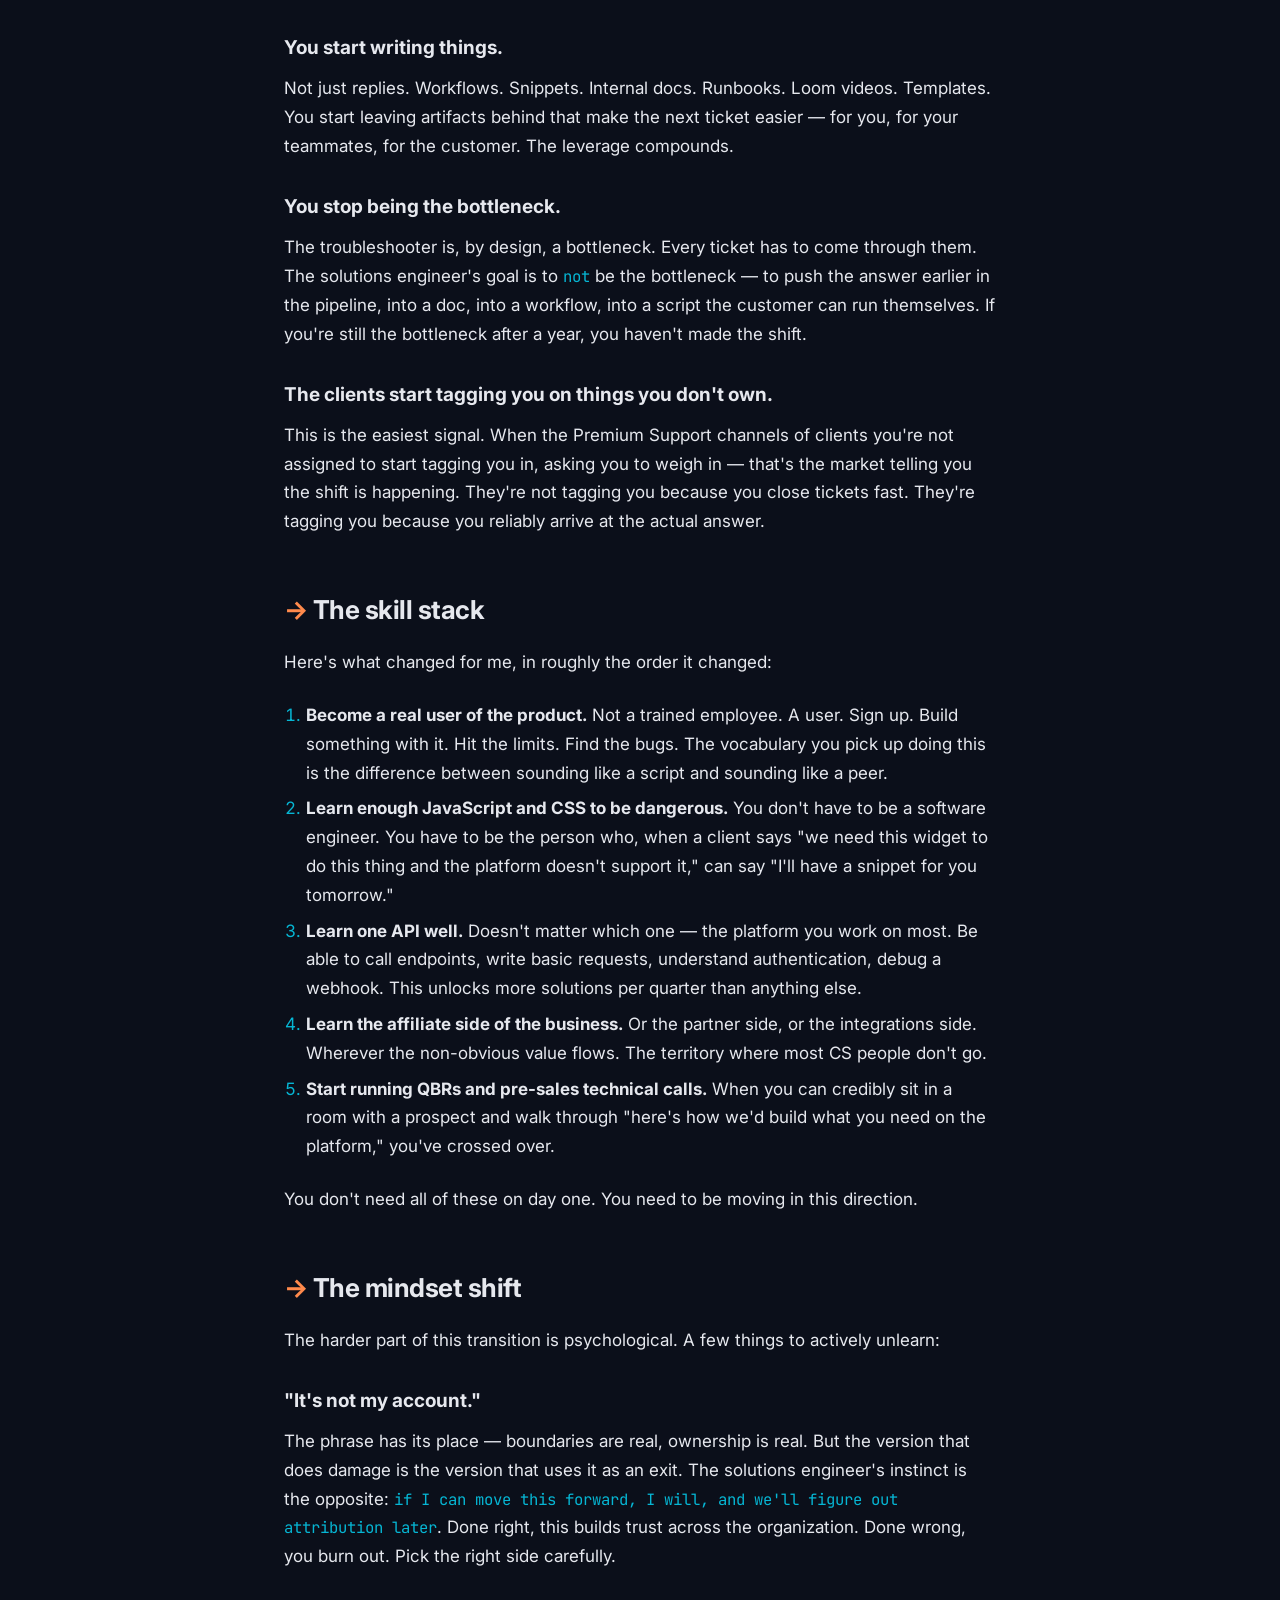
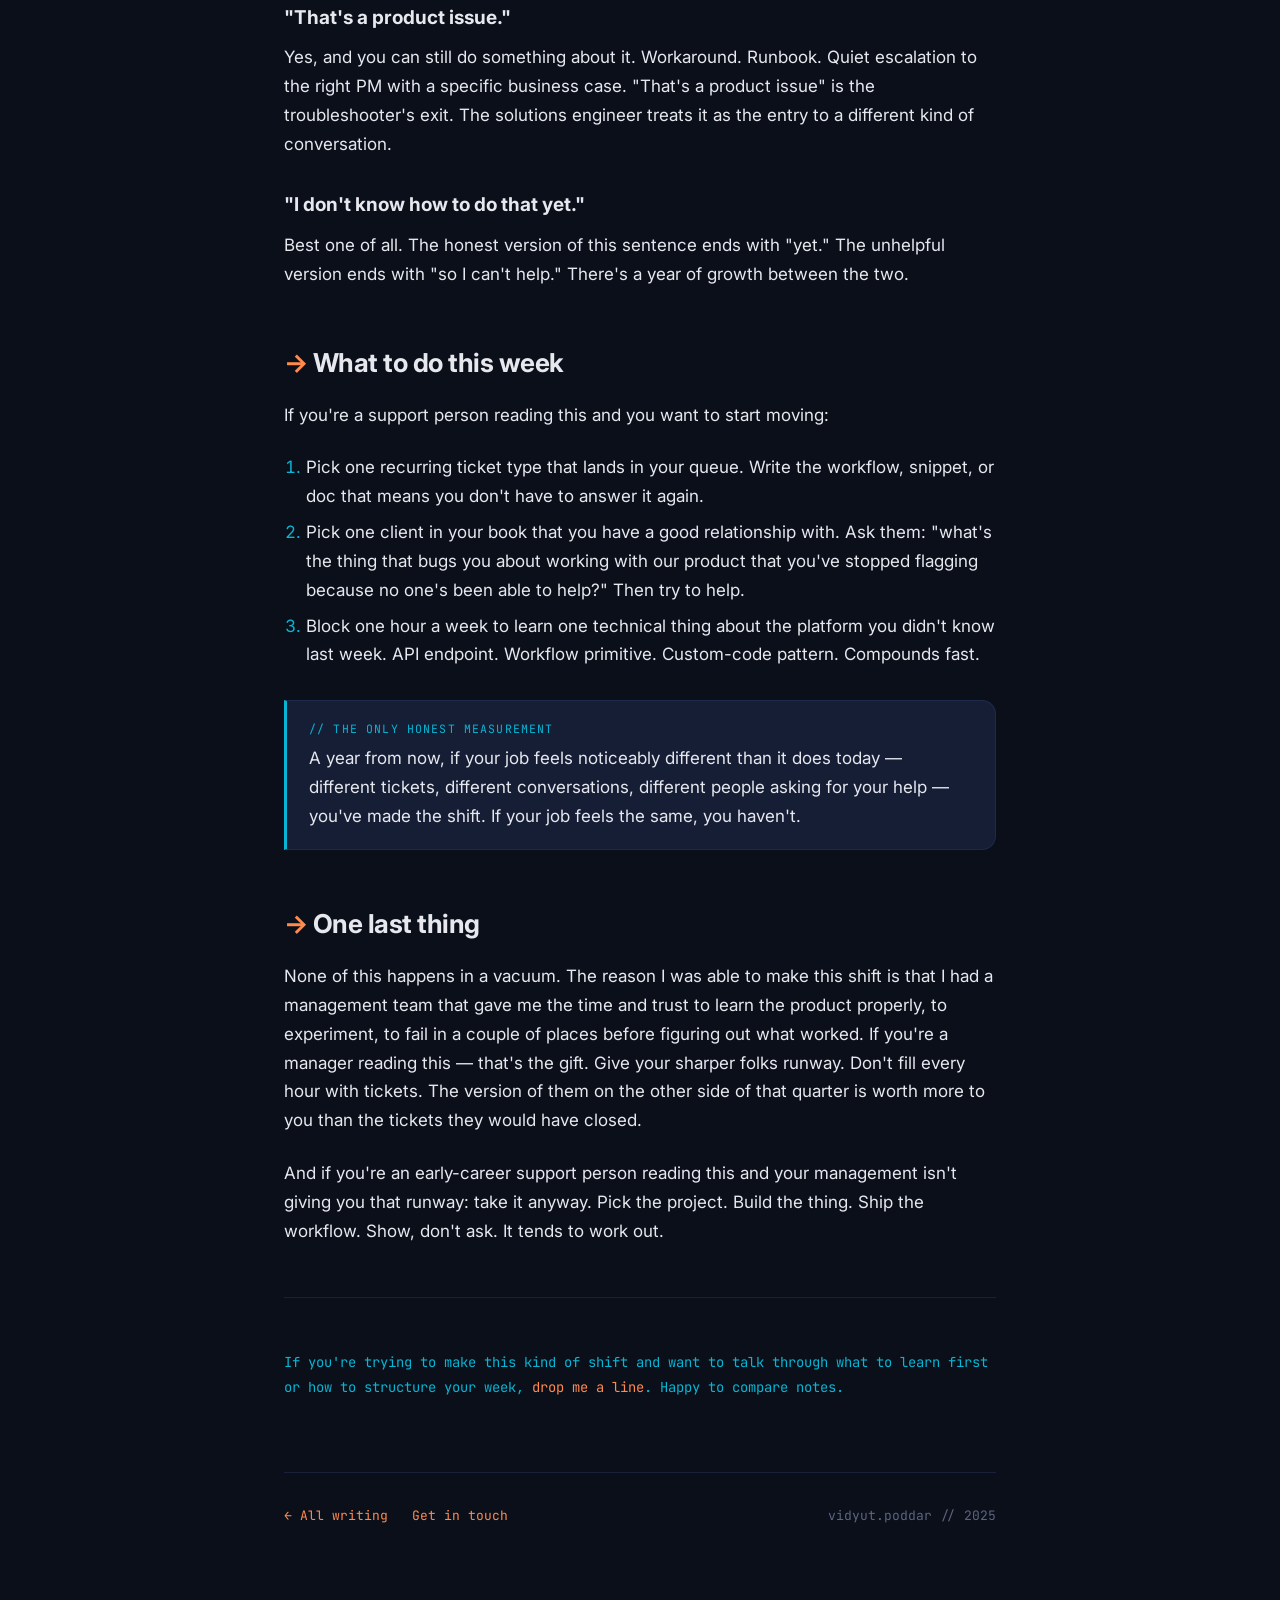
<file: posts/post-troubleshooter.html>
<!doctype html>
<html lang="en" data-theme="dark">
<head>
  <meta charset="utf-8" />
  <meta name="viewport" content="width=device-width,initial-scale=1" />
  <title>From troubleshooter to solutions engineer — Vidyut Poddar</title>
  <meta name="description" content="The shift from 'answer the question' to 'remove the question.' A field guide to making the jump from L1/L2 support into something that looks more like solutions engineering — and why you should." />
  <link rel="preconnect" href="https://fonts.googleapis.com" />
  <link rel="preconnect" href="https://fonts.gstatic.com" crossorigin />
  <link href="https://fonts.googleapis.com/css2?family=JetBrains+Mono:wght@400;500;600;700&family=Inter:wght@300;400;500;600;700;800&display=swap" rel="stylesheet" />
  <link rel="stylesheet" href="blog.css" />
</head>
<body>

  <nav class="post-nav">
    <div class="container">
      <a class="back" href="../index.html">← vidyut.poddar</a>
      <div class="meta">Nov 2025 · 6 min read</div>
    </div>
  </nav>

  <article>
    <div class="container">
      <div class="post-tag">SaaS · Career</div>
      <h1 class="post-title">From troubleshooter to solutions engineer.</h1>
      <p class="post-deck">A field guide to making the jump out of the ticket queue and into the work that actually moves the needle. Written for the customer-success and support folks who suspect there's a more interesting version of this job to be had.</p>

      <div class="post-byline">
        <span class="author">Vidyut Poddar</span>
        <span class="dot">·</span>
        <span>Account Specialist @ HighLevel</span>
      </div>

      <div class="post-body">

        <p>The job description said "Customer Support Representative." For a while, that's what I did — picked up tickets, answered questions, hit metrics, closed them out. It was honest work and I'm not knocking it.</p>

        <p>About a year in, I noticed something. A handful of the people on my team weren't really doing that job anymore. They were getting pulled into the messy, ambiguous, cross-functional tickets — the ones that had stalled for weeks somewhere else. They were building little workflows for clients in the platform's custom-code editor. They were the people the Account Managers tagged when an onboarding got stuck. They were closing fewer tickets per week but the things they touched looked completely different on the way out than on the way in.</p>

        <p>If "support" is one end of a spectrum, those folks were drifting toward the other end. <strong>Solutions engineering.</strong> The line is fuzzy, but the difference is real.</p>

        <h2>The difference in one sentence</h2>

        <p>A troubleshooter answers the question. A solutions engineer removes the question.</p>

        <p>That's the whole thing. Once you see it, you can't unsee it.</p>

        <p>If a customer keeps hitting a wall, the troubleshooter helps them get over the wall, every time, ticket after ticket. The solutions engineer asks why the wall is there, designs a workaround that means the wall stops mattering, and ships it. Sometimes the workaround is a custom workflow. Sometimes it's a script. Sometimes it's a process change. Sometimes it's a quiet conversation with the product team that gets the wall removed in the next release.</p>

        <h2>What changes</h2>

        <p>This is what's different in the day-to-day, in my experience:</p>

        <h3>You stop optimizing for tickets-per-week.</h3>
        <p>Your metric stops being "how many tickets did I close." It starts being "how much risk did I remove from my book of business." Those are different numbers and they reward different behavior. The first one rewards speed. The second one rewards depth.</p>

        <h3>You start writing things.</h3>
        <p>Not just replies. Workflows. Snippets. Internal docs. Runbooks. Loom videos. Templates. You start leaving artifacts behind that make the next ticket easier — for you, for your teammates, for the customer. The leverage compounds.</p>

        <h3>You stop being the bottleneck.</h3>
        <p>The troubleshooter is, by design, a bottleneck. Every ticket has to come through them. The solutions engineer's goal is to <em>not</em> be the bottleneck — to push the answer earlier in the pipeline, into a doc, into a workflow, into a script the customer can run themselves. If you're still the bottleneck after a year, you haven't made the shift.</p>

        <h3>The clients start tagging you on things you don't own.</h3>
        <p>This is the easiest signal. When the Premium Support channels of clients you're not assigned to start tagging you in, asking you to weigh in — that's the market telling you the shift is happening. They're not tagging you because you close tickets fast. They're tagging you because you reliably arrive at the actual answer.</p>

        <h2>The skill stack</h2>

        <p>Here's what changed for me, in roughly the order it changed:</p>

        <ol>
          <li><strong>Become a real user of the product.</strong> Not a trained employee. A user. Sign up. Build something with it. Hit the limits. Find the bugs. The vocabulary you pick up doing this is the difference between sounding like a script and sounding like a peer.</li>
          <li><strong>Learn enough JavaScript and CSS to be dangerous.</strong> You don't have to be a software engineer. You have to be the person who, when a client says "we need this widget to do this thing and the platform doesn't support it," can say "I'll have a snippet for you tomorrow."</li>
          <li><strong>Learn one API well.</strong> Doesn't matter which one — the platform you work on most. Be able to call endpoints, write basic requests, understand authentication, debug a webhook. This unlocks more solutions per quarter than anything else.</li>
          <li><strong>Learn the affiliate side of the business.</strong> Or the partner side, or the integrations side. Wherever the non-obvious value flows. The territory where most CS people don't go.</li>
          <li><strong>Start running QBRs and pre-sales technical calls.</strong> When you can credibly sit in a room with a prospect and walk through "here's how we'd build what you need on the platform," you've crossed over.</li>
        </ol>

        <p>You don't need all of these on day one. You need to be moving in this direction.</p>

        <h2>The mindset shift</h2>

        <p>The harder part of this transition is psychological. A few things to actively unlearn:</p>

        <h3>"It's not my account."</h3>
        <p>The phrase has its place — boundaries are real, ownership is real. But the version that does damage is the version that uses it as an exit. The solutions engineer's instinct is the opposite: <em>if I can move this forward, I will, and we'll figure out attribution later</em>. Done right, this builds trust across the organization. Done wrong, you burn out. Pick the right side carefully.</p>

        <h3>"That's a product issue."</h3>
        <p>Yes, and you can still do something about it. Workaround. Runbook. Quiet escalation to the right PM with a specific business case. "That's a product issue" is the troubleshooter's exit. The solutions engineer treats it as the entry to a different kind of conversation.</p>

        <h3>"I don't know how to do that yet."</h3>
        <p>Best one of all. The honest version of this sentence ends with "yet." The unhelpful version ends with "so I can't help." There's a year of growth between the two.</p>

        <h2>What to do this week</h2>

        <p>If you're a support person reading this and you want to start moving:</p>

        <ol>
          <li>Pick one recurring ticket type that lands in your queue. Write the workflow, snippet, or doc that means you don't have to answer it again.</li>
          <li>Pick one client in your book that you have a good relationship with. Ask them: "what's the thing that bugs you about working with our product that you've stopped flagging because no one's been able to help?" Then try to help.</li>
          <li>Block one hour a week to learn one technical thing about the platform you didn't know last week. API endpoint. Workflow primitive. Custom-code pattern. Compounds fast.</li>
        </ol>

        <div class="callout">
          <div class="callout-label">// the only honest measurement</div>
          <p style="margin:0">A year from now, if your job feels noticeably different than it does today — different tickets, different conversations, different people asking for your help — you've made the shift. If your job feels the same, you haven't.</p>
        </div>

        <h2>One last thing</h2>

        <p>None of this happens in a vacuum. The reason I was able to make this shift is that I had a management team that gave me the time and trust to learn the product properly, to experiment, to fail in a couple of places before figuring out what worked. If you're a manager reading this — that's the gift. Give your sharper folks runway. Don't fill every hour with tickets. The version of them on the other side of that quarter is worth more to you than the tickets they would have closed.</p>

        <p>And if you're an early-career support person reading this and your management isn't giving you that runway: take it anyway. Pick the project. Build the thing. Ship the workflow. Show, don't ask. It tends to work out.</p>

        <hr class="post-divider" />

        <p style="color:var(--muted); font-size:15px;"><em>If you're trying to make this kind of shift and want to talk through what to learn first or how to structure your week, <a href="../index.html#contact">drop me a line</a>. Happy to compare notes.</em></p>

        <div class="post-footer">
          <a href="../index.html#notes">← All writing</a>
          <a href="../index.html#contact">Get in touch</a>
          <span class="signoff">vidyut.poddar // 2025</span>
        </div>
      </div>
    </div>
  </article>
</body>
</html>
</file>
<file: posts/blog.css>
/* shared blog post styles — vidyut.poddar */
:root {
  --bg: #0B0F1A;
  --bg-soft: #11172A;
  --surface: #161E36;
  --surface-2: #1D2745;
  --border: #1F2A4A;
  --border-soft: #18213C;
  --text: #E6E8EE;
  --muted: #8B93A7;
  --dim: #5D6480;
  --amber: #FF8A4C;
  --amber-glow: #FF8A4C33;
  --cyan: #06B6D4;
  --green: #4ADE80;
  --magenta: #C084FC;
  --radius: 14px;
  --mono: "JetBrains Mono", ui-monospace, SFMono-Regular, Menlo, monospace;
  --sans: "Inter", -apple-system, BlinkMacSystemFont, "Segoe UI", sans-serif;
}

* { box-sizing: border-box; }
html { scroll-behavior: smooth; }
body {
  margin: 0;
  background: var(--bg);
  color: var(--text);
  font-family: var(--sans);
  font-size: 17px;
  line-height: 1.7;
  -webkit-font-smoothing: antialiased;
}
body::before {
  content: "";
  position: fixed; inset: 0;
  pointer-events: none;
  background:
    radial-gradient(circle at 90% 0%, rgba(255,138,76,0.05), transparent 40%),
    radial-gradient(circle at 10% 100%, rgba(6,182,212,0.04), transparent 40%);
  z-index: 0;
}

a { color: var(--amber); text-decoration: none; transition: color .15s ease; }
a:hover { color: var(--cyan); }

code, kbd, .mono { font-family: var(--mono); font-size: 0.92em; }

::selection { background: var(--amber); color: #0B0F1A; }

.container {
  width: 100%;
  max-width: 760px;
  margin: 0 auto;
  padding: 0 24px;
  position: relative;
  z-index: 1;
}

nav.post-nav {
  position: sticky;
  top: 0;
  z-index: 50;
  backdrop-filter: blur(12px) saturate(140%);
  -webkit-backdrop-filter: blur(12px) saturate(140%);
  background: color-mix(in srgb, var(--bg) 75%, transparent);
  border-bottom: 1px solid var(--border-soft);
}
.post-nav .container {
  display: flex; align-items: center; justify-content: space-between;
  height: 60px;
  max-width: 900px;
}
.post-nav a.back {
  font-family: var(--mono);
  font-size: 13px;
  color: var(--muted);
}
.post-nav a.back:hover { color: var(--amber); }
.post-nav .meta {
  font-family: var(--mono);
  font-size: 12.5px;
  color: var(--dim);
}

article {
  padding: 72px 0 96px;
  position: relative;
  z-index: 1;
}

.post-tag {
  display: inline-block;
  font-family: var(--mono);
  font-size: 12px;
  color: var(--amber);
  text-transform: uppercase;
  letter-spacing: 0.12em;
  margin-bottom: 18px;
}
.post-tag::before { content: "// "; opacity: .5; }

h1.post-title {
  font-size: clamp(32px, 5vw, 46px);
  font-weight: 800;
  letter-spacing: -0.025em;
  line-height: 1.15;
  margin: 0 0 18px;
}

.post-deck {
  font-size: 19px;
  color: var(--muted);
  margin: 0 0 14px;
  line-height: 1.55;
  font-weight: 400;
}

.post-byline {
  display: flex; align-items: center; gap: 12px;
  margin: 28px 0 48px;
  padding: 14px 0;
  border-top: 1px solid var(--border-soft);
  border-bottom: 1px solid var(--border-soft);
  font-family: var(--mono);
  font-size: 13px;
  color: var(--muted);
}
.post-byline .author { color: var(--text); }
.post-byline .dot { color: var(--dim); }

.post-body p {
  margin: 0 0 1.4em;
  color: var(--text);
}
.post-body p strong { color: #fff; font-weight: 600; }
.post-body p em { color: var(--cyan); font-style: normal; font-family: var(--mono); font-size: 0.92em; }

.post-body h2 {
  margin: 2em 0 0.6em;
  font-size: 26px;
  font-weight: 700;
  letter-spacing: -0.02em;
  color: var(--text);
}
.post-body h2::before {
  content: "→ ";
  color: var(--amber);
}

.post-body h3 {
  margin: 1.6em 0 0.5em;
  font-size: 19px;
  font-weight: 700;
  color: var(--text);
}

.post-body ul, .post-body ol {
  padding-left: 22px;
  margin: 0 0 1.4em;
}
.post-body li { margin: 0.4em 0; color: var(--text); }
.post-body li::marker { color: var(--cyan); }

.post-body blockquote {
  margin: 1.6em 0;
  padding: 18px 22px;
  border-left: 3px solid var(--amber);
  background: var(--surface);
  border-radius: 0 var(--radius) var(--radius) 0;
  color: var(--text);
  font-style: italic;
}
.post-body blockquote p:last-child { margin-bottom: 0; }

.post-body code {
  background: var(--surface);
  padding: 2px 6px;
  border-radius: 5px;
  font-size: 0.9em;
  color: var(--cyan);
  border: 1px solid var(--border-soft);
}

.post-body pre {
  background: var(--surface);
  border: 1px solid var(--border);
  border-radius: var(--radius);
  padding: 18px 20px;
  margin: 1.6em 0;
  overflow-x: auto;
  line-height: 1.55;
}
.post-body pre code {
  background: transparent;
  border: 0;
  padding: 0;
  color: var(--text);
  font-size: 13.5px;
}

.callout {
  margin: 1.8em 0;
  padding: 18px 22px;
  background: var(--surface);
  border: 1px solid var(--border);
  border-left: 3px solid var(--cyan);
  border-radius: 0 var(--radius) var(--radius) 0;
}
.callout-label {
  font-family: var(--mono);
  font-size: 11.5px;
  text-transform: uppercase;
  letter-spacing: 0.1em;
  color: var(--cyan);
  margin-bottom: 6px;
}

.post-divider {
  border: 0;
  border-top: 1px solid var(--border-soft);
  margin: 3em 0;
}

.post-footer {
  margin-top: 72px;
  padding-top: 32px;
  border-top: 1px solid var(--border-soft);
  display: flex; gap: 24px; flex-wrap: wrap;
  align-items: center;
  font-family: var(--mono); font-size: 13px;
  color: var(--muted);
}
.post-footer a { font-family: var(--mono); }
.post-footer .signoff {
  margin-left: auto;
  color: var(--dim);
}
</file>
